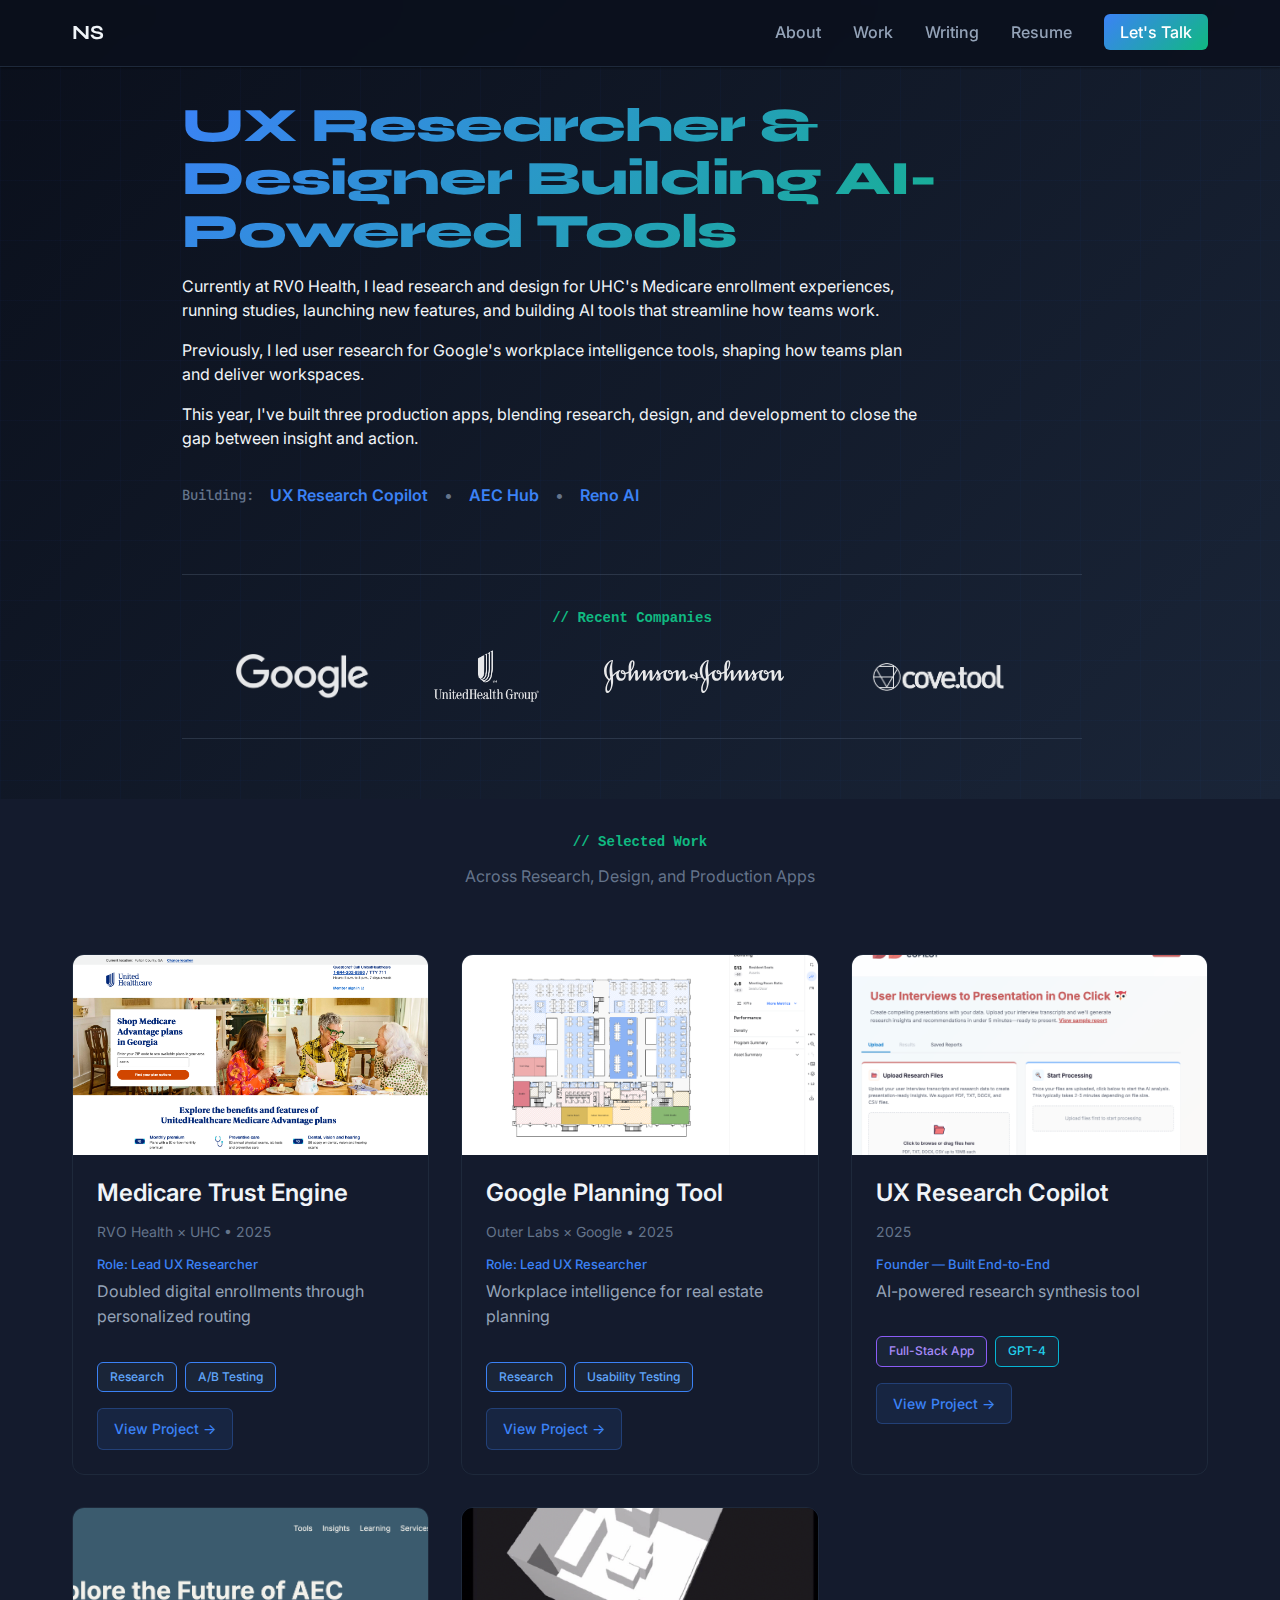
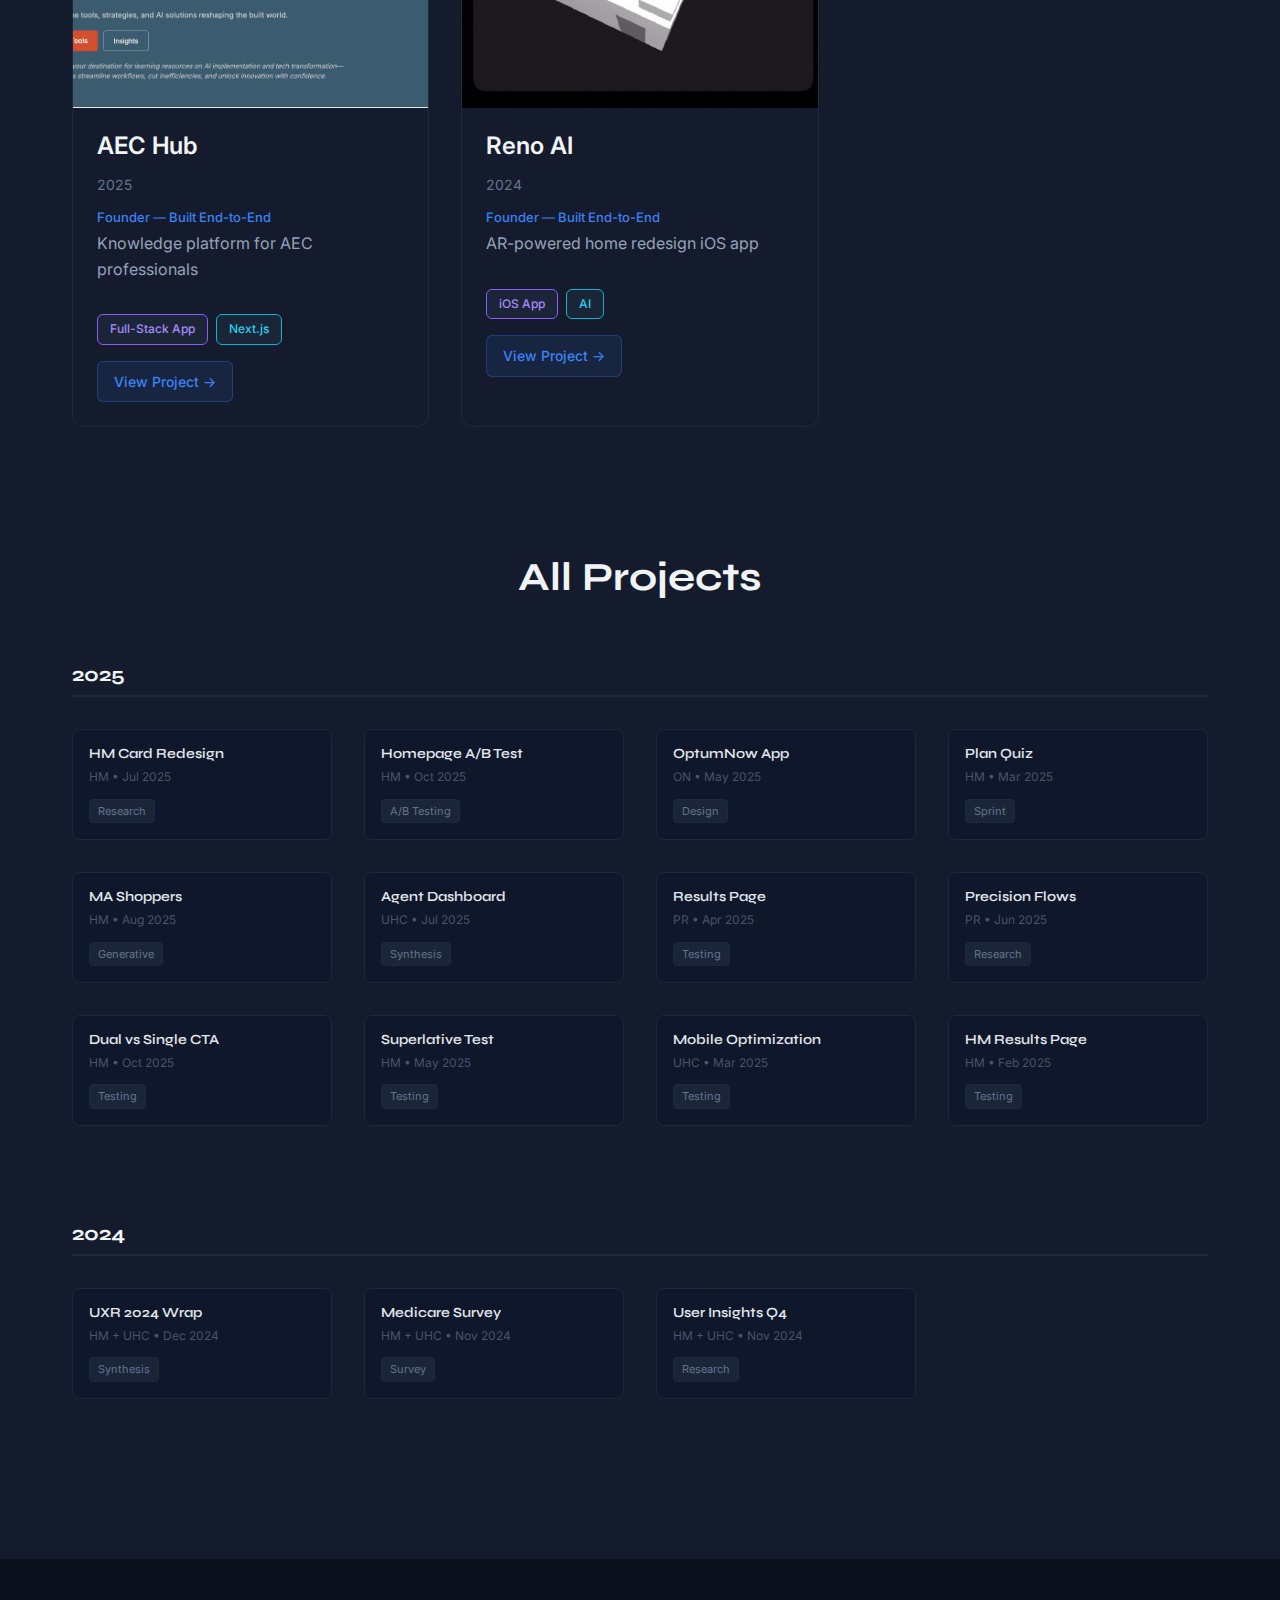
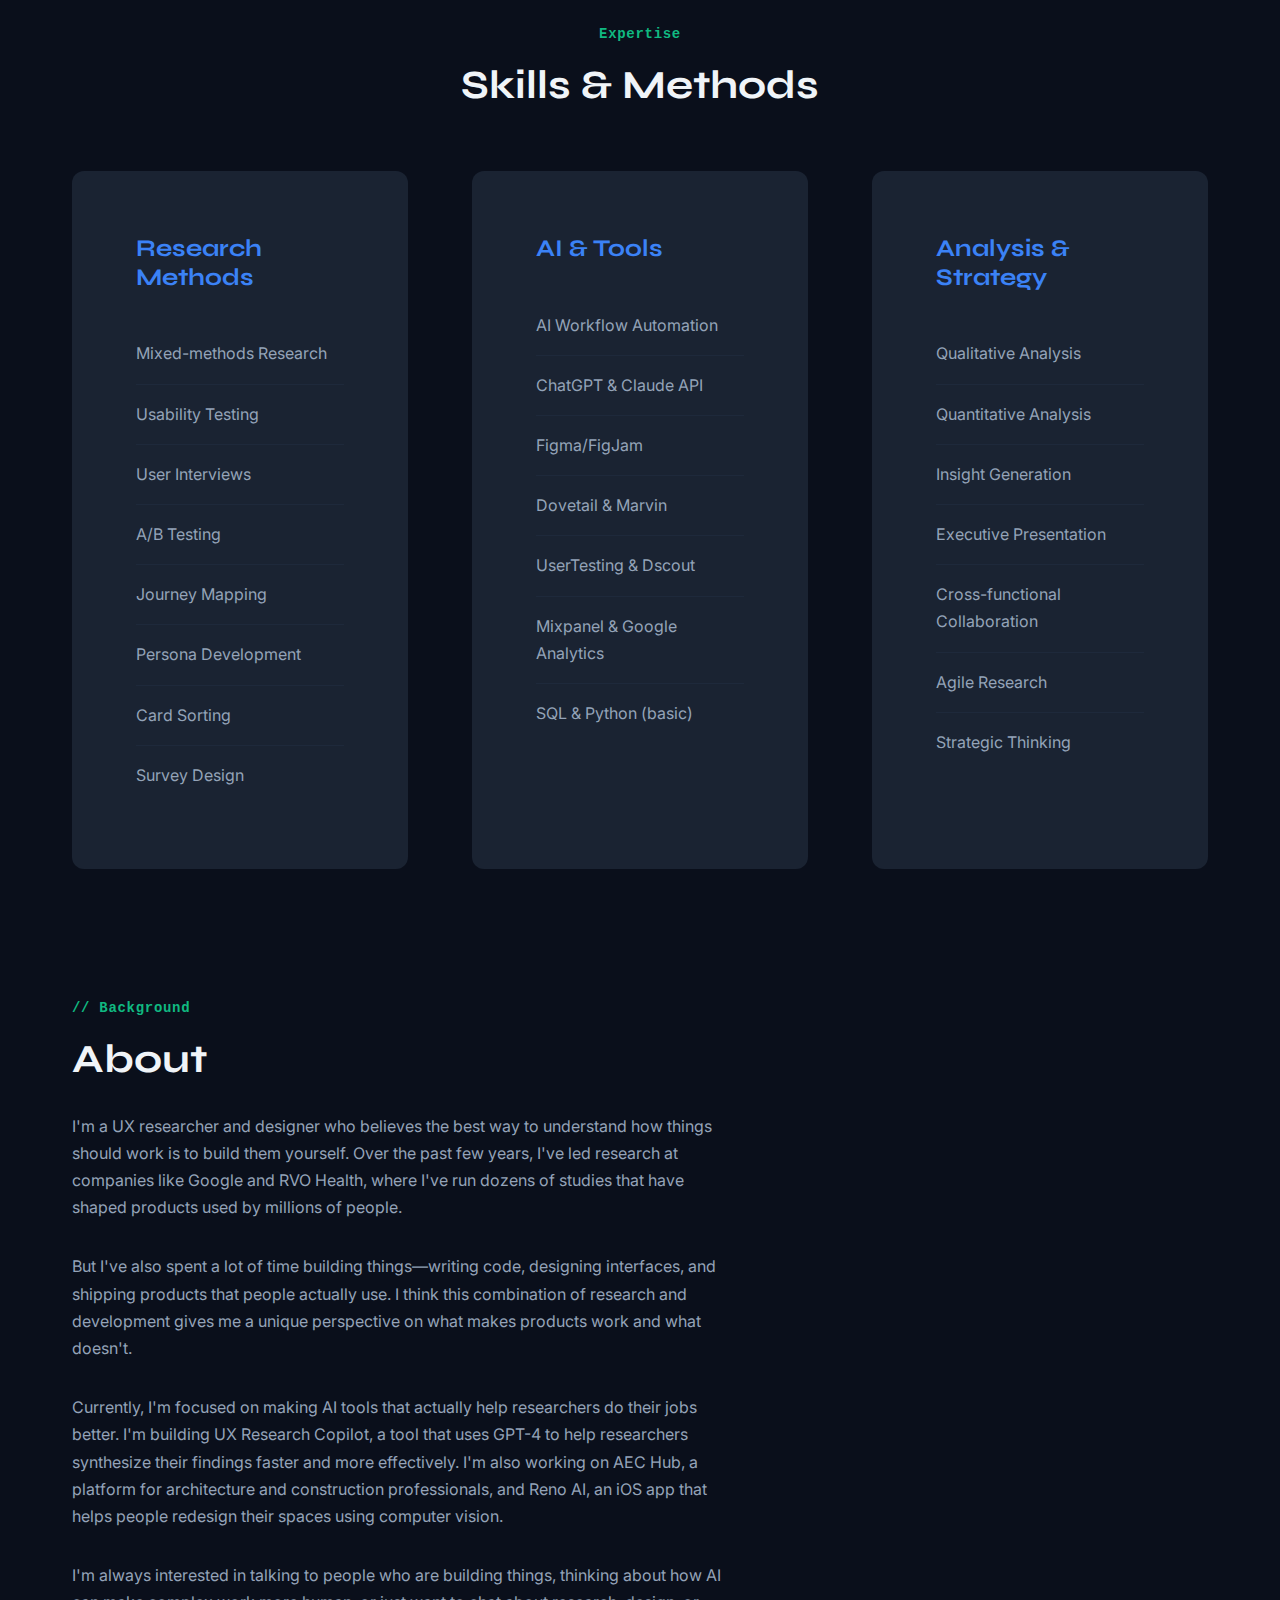
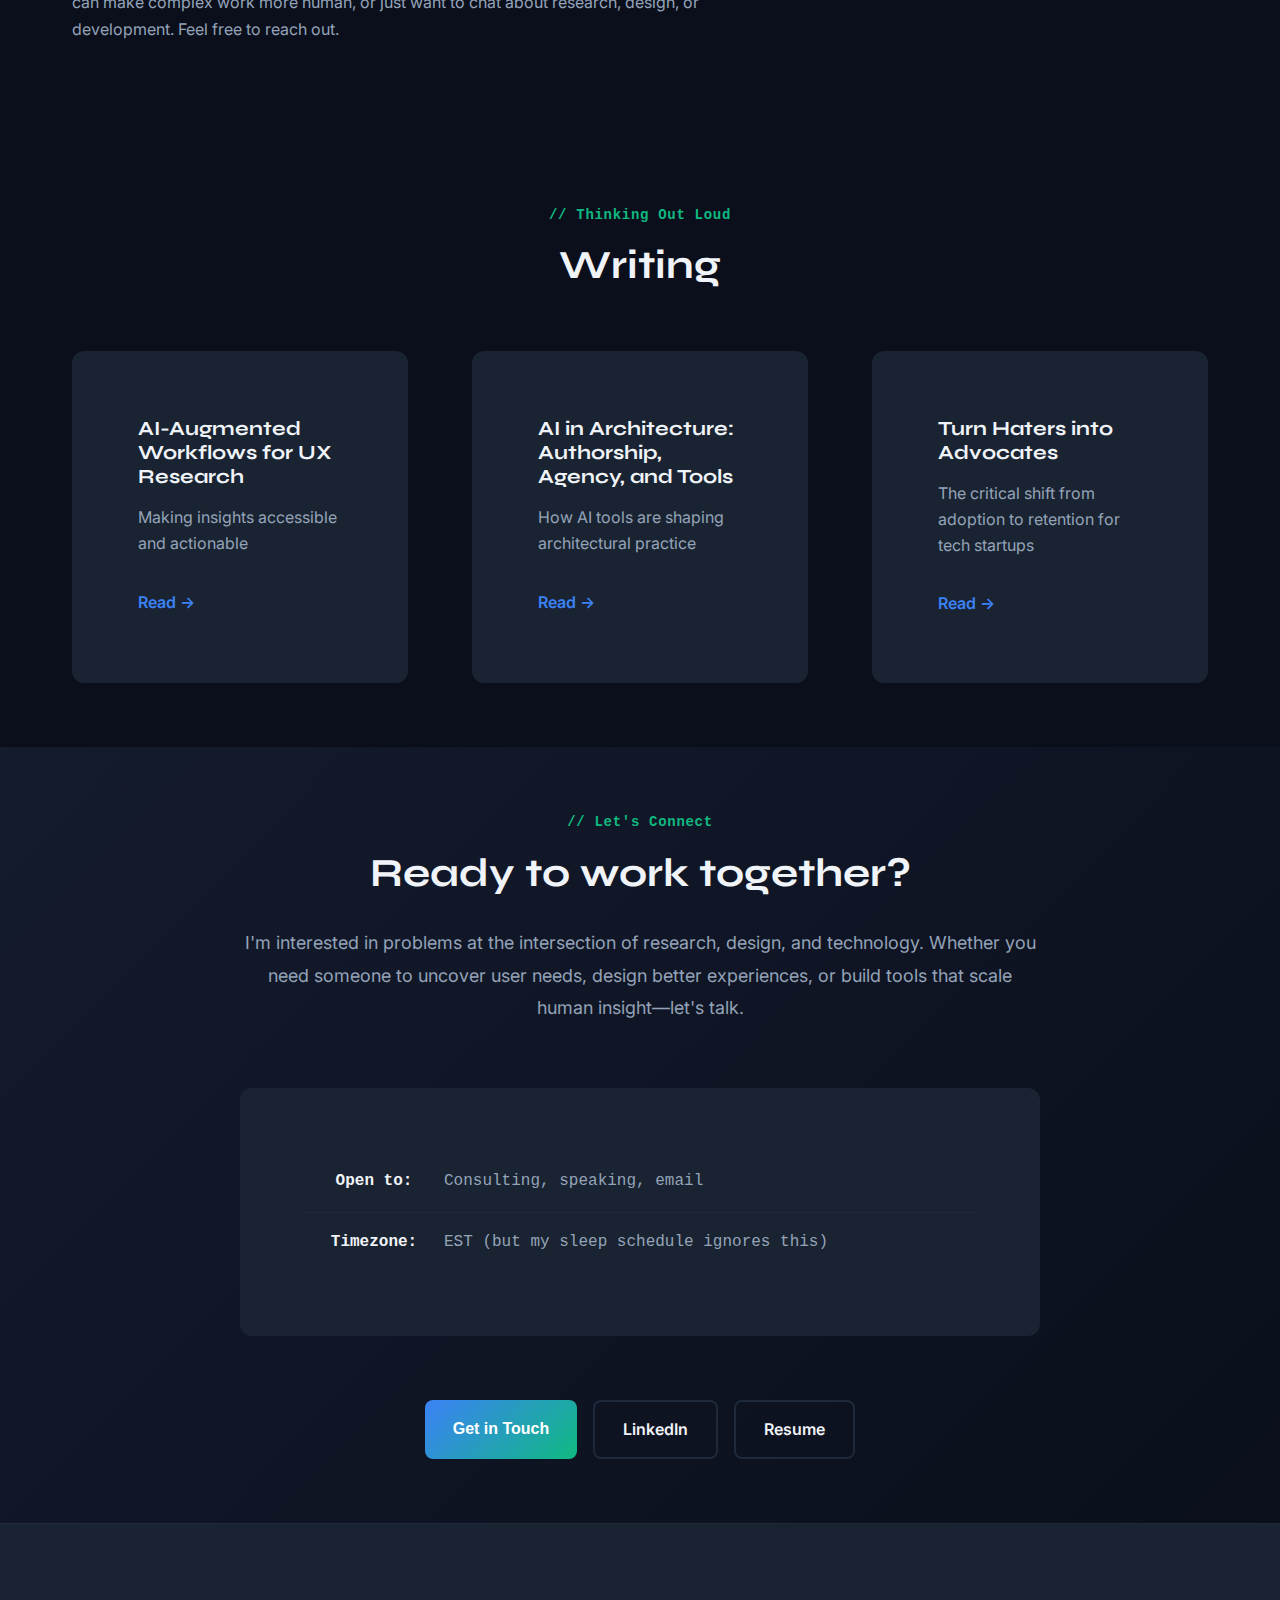
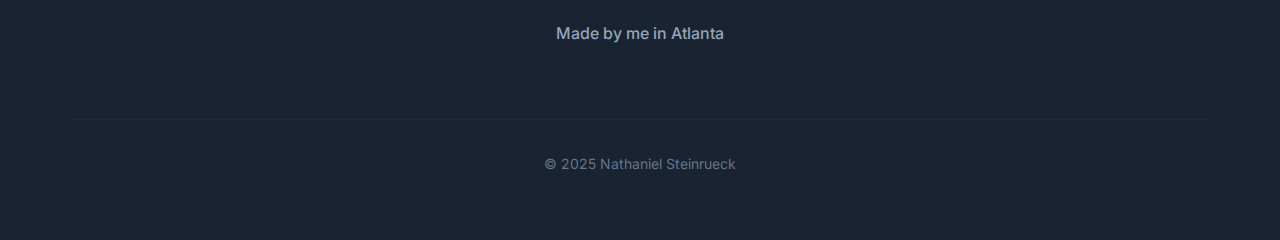
<file: index.html>
<!DOCTYPE html>
<html lang="en">
<head>
    <meta charset="UTF-8">
    <meta name="viewport" content="width=device-width, initial-scale=1.0">
    <meta name="description" content="Nathaniel Steinrueck - UX Researcher specializing in AI-powered research workflows and mixed-methods research across healthcare and enterprise software">
    <title>Nathaniel Steinrueck | UX Researcher & Product Strategist</title>

    <!-- Open Graph / Social Media Meta Tags -->
    <meta property="og:type" content="website">
    <meta property="og:url" content="https://www.nathanielsteinrueck.com/">
    <meta property="og:title" content="Nathaniel Steinrueck | UX Researcher & Designer Building AI-Powered Tools">
    <meta property="og:description" content="UX Researcher specializing in AI-powered workflows and mixed-methods research. Currently at RVO Health, building tools that transform how teams work.">
    <meta property="og:image" content="https://www.nathanielsteinrueck.com/images/og-preview.png">

    <!-- Twitter Card Meta Tags -->
    <meta property="twitter:card" content="summary_large_image">
    <meta property="twitter:url" content="https://www.nathanielsteinrueck.com/">
    <meta property="twitter:title" content="Nathaniel Steinrueck | UX Researcher & Designer Building AI-Powered Tools">
    <meta property="twitter:description" content="UX Researcher specializing in AI-powered workflows and mixed-methods research. Currently at RVO Health, building tools that transform how teams work.">
    <meta property="twitter:image" content="https://www.nathanielsteinrueck.com/images/og-preview.png">

    <!-- Favicon -->
    <link rel="icon" type="image/svg+xml" href="favicon.svg">
    <link rel="preconnect" href="https://fonts.googleapis.com">
    <link rel="preconnect" href="https://fonts.gstatic.com" crossorigin>
    <link href="https://fonts.googleapis.com/css2?family=Inter:wght@400;500;600;700&display=swap" rel="stylesheet">
    <link rel="stylesheet" href="css/style.css">
</head>
<body>
    <header class="header">
        <nav class="nav-container">
            <div class="logo">
                <a href="#hero">NS</a>
            </div>
            <ul class="nav-links">
                <li><a href="#about" class="nav-link">About</a></li>
                <li><a href="#work" class="nav-link">Work</a></li>
                <li><a href="#writing" class="nav-link">Writing</a></li>
                <li><a href="resume.html" class="nav-link">Resume</a></li>
                <li><a href="#contact" class="nav-link cta-nav">Let's Talk</a></li>
            </ul>
            <button class="mobile-menu-toggle" aria-label="Toggle menu">
                <span></span>
                <span></span>
                <span></span>
            </button>
        </nav>
    </header>

    <main>
        <section id="hero" class="hero">
            <div class="hero-background">
                <div class="hero-grid"></div>
            </div>
            <div class="container">
                <div class="hero-content">
                    <h1 class="hero-title-main">UX Researcher & Designer Building AI-Powered Tools</h1>
                    <p class="hero-subtitle">Currently at RV0 Health, I lead research and design for UHC's Medicare enrollment experiences, running studies, launching new features, and building AI tools that streamline how teams work.</p>
                    <p class="hero-subtitle">Previously, I led user research for Google's workplace intelligence tools, shaping how teams plan and deliver workspaces.</p>
                    <p class="hero-subtitle">This year, I've built three production apps, blending research, design, and development to close the gap between insight and action.</p>

                    <div class="hero-links">
                        <span class="building-label">Building:</span>
                        <a href="ux-research-copilot.html" class="hero-link">UX Research Copilot</a>
                        <span class="separator">•</span>
                        <a href="aec-hub.html" class="hero-link">AEC Hub</a>
                        <span class="separator">•</span>
                        <a href="reno-ai.html" class="hero-link">Reno AI</a>
                    </div>

                    <div class="companies-section-hero">
                        <p class="companies-label">// Recent Companies</p>
                        <div class="companies-compact">
                            <div class="company-logo-item">
                                <img src="images/Google_2015_logo.svg.webp" alt="Google" class="company-logo company-logo-google">
                            </div>
                            <div class="company-logo-item">
                                <img src="images/UnitedHealth-Group-Logo-1977.png" alt="UnitedHealth Group" class="company-logo">
                            </div>
                            <div class="company-logo-item">
                                <img src="images/Johnson_and_Johnson_Logo.svg" alt="Johnson & Johnson" class="company-logo">
                            </div>
                            <div class="company-logo-item">
                                <img src="images/covetool logo.png" alt="cove.tool" class="company-logo">
                            </div>
                        </div>
                    </div>
                </div>
            </div>
        </section>

        <section id="work" class="work">
            <div class="container">
                <div class="section-header-work">
                    <p class="work-label">// Selected Work</p>
                    <p class="work-subtitle">Across Research, Design, and Production Apps</p>
                </div>
                <div class="projects-grid">
                    <div class="project-card">
                        <div class="project-image-preview">
                            <img src="images/medicare-homepage2.png" alt="Medicare Trust Engine Preview">
                        </div>
                        <h3 class="project-title">Medicare Trust Engine</h3>
                        <p class="project-meta">RVO Health × UHC • 2025</p>
                        <p class="project-role">Role: Lead UX Researcher</p>
                        <p class="project-description">Doubled digital enrollments through personalized routing</p>
                        <div class="project-tags">
                            <span class="tag tag-research">Research</span>
                            <span class="tag tag-research">A/B Testing</span>
                        </div>
                        <a href="medicare-trust-engine.html" class="project-cta">View Project →</a>
                    </div>

                    <div class="project-card">
                        <div class="project-image-preview">
                            <img src="images/google-planning-tool/thumbnail.png" alt="Google Planning Tool Preview">
                        </div>
                        <h3 class="project-title">Google Planning Tool</h3>
                        <p class="project-meta">Outer Labs × Google • 2025</p>
                        <p class="project-role">Role: Lead UX Researcher</p>
                        <p class="project-description">Workplace intelligence for real estate planning</p>
                        <div class="project-tags">
                            <span class="tag tag-research">Research</span>
                            <span class="tag tag-research">Usability Testing</span>
                        </div>
                        <a href="google-planning-tool.html" class="project-cta">View Project →</a>
                    </div>

                    <div class="project-card">
                        <div class="project-image-preview">
                            <img src="images/uxr-copilot/upload-interface.png" alt="UX Research Copilot Preview">
                        </div>
                        <h3 class="project-title">UX Research Copilot</h3>
                        <p class="project-meta">2025</p>
                        <p class="project-role">Founder — Built End-to-End</p>
                        <p class="project-description">AI-powered research synthesis tool</p>
                        <div class="project-tags">
                            <span class="tag tag-app">Full-Stack App</span>
                            <span class="tag tag-tech">GPT-4</span>
                        </div>
                        <a href="ux-research-copilot.html" class="project-cta">View Project →</a>
                    </div>

                    <div class="project-card">
                        <div class="project-image-preview">
                            <img src="images/aec-hub/hero.png" alt="AEC Hub Preview">
                        </div>
                        <h3 class="project-title">AEC Hub</h3>
                        <p class="project-meta">2025</p>
                        <p class="project-role">Founder — Built End-to-End</p>
                        <p class="project-description">Knowledge platform for AEC professionals</p>
                        <div class="project-tags">
                            <span class="tag tag-app">Full-Stack App</span>
                            <span class="tag tag-tech">Next.js</span>
                        </div>
                        <a href="aec-hub.html" class="project-cta">View Project →</a>
                    </div>

                    <div class="project-card">
                        <div class="project-image-preview">
                            <img src="images/reno-ai/screenshot-4.png" alt="Reno AI Preview">
                        </div>
                        <h3 class="project-title">Reno AI</h3>
                        <p class="project-meta">2024</p>
                        <p class="project-role">Founder — Built End-to-End</p>
                        <p class="project-description">AR-powered home redesign iOS app</p>
                        <div class="project-tags">
                            <span class="tag tag-app">iOS App</span>
                            <span class="tag tag-tech">AI</span>
                        </div>
                        <a href="reno-ai.html" class="project-cta">View Project →</a>
                    </div>
                </div>
            </div>
        </section>

        <section id="all-projects" class="all-projects">
            <div class="container">
                <div class="section-header">
                    <h2 class="section-title">All Projects</h2>
                </div>

                <h3 class="year-header">2025</h3>
                <div class="micro-grid">
                    <div class="micro-card">
                        <h4 class="micro-title">HM Card Redesign</h4>
                        <p class="micro-meta">HM • Jul 2025</p>
                        <span class="micro-tag">Research</span>
                    </div>
                    <div class="micro-card">
                        <h4 class="micro-title">Homepage A/B Test</h4>
                        <p class="micro-meta">HM • Oct 2025</p>
                        <span class="micro-tag">A/B Testing</span>
                    </div>
                    <div class="micro-card">
                        <h4 class="micro-title">OptumNow App</h4>
                        <p class="micro-meta">ON • May 2025</p>
                        <span class="micro-tag">Design</span>
                    </div>
                    <div class="micro-card">
                        <h4 class="micro-title">Plan Quiz</h4>
                        <p class="micro-meta">HM • Mar 2025</p>
                        <span class="micro-tag">Sprint</span>
                    </div>
                    <div class="micro-card">
                        <h4 class="micro-title">MA Shoppers</h4>
                        <p class="micro-meta">HM • Aug 2025</p>
                        <span class="micro-tag">Generative</span>
                    </div>
                    <div class="micro-card">
                        <h4 class="micro-title">Agent Dashboard</h4>
                        <p class="micro-meta">UHC • Jul 2025</p>
                        <span class="micro-tag">Synthesis</span>
                    </div>
                    <div class="micro-card">
                        <h4 class="micro-title">Results Page</h4>
                        <p class="micro-meta">PR • Apr 2025</p>
                        <span class="micro-tag">Testing</span>
                    </div>
                    <div class="micro-card">
                        <h4 class="micro-title">Precision Flows</h4>
                        <p class="micro-meta">PR • Jun 2025</p>
                        <span class="micro-tag">Research</span>
                    </div>
                    <div class="micro-card">
                        <h4 class="micro-title">Dual vs Single CTA</h4>
                        <p class="micro-meta">HM • Oct 2025</p>
                        <span class="micro-tag">Testing</span>
                    </div>
                    <div class="micro-card">
                        <h4 class="micro-title">Superlative Test</h4>
                        <p class="micro-meta">HM • May 2025</p>
                        <span class="micro-tag">Testing</span>
                    </div>
                    <div class="micro-card">
                        <h4 class="micro-title">Mobile Optimization</h4>
                        <p class="micro-meta">UHC • Mar 2025</p>
                        <span class="micro-tag">Testing</span>
                    </div>
                    <div class="micro-card">
                        <h4 class="micro-title">HM Results Page</h4>
                        <p class="micro-meta">HM • Feb 2025</p>
                        <span class="micro-tag">Testing</span>
                    </div>
                </div>

                <h3 class="year-header">2024</h3>
                <div class="micro-grid">
                    <div class="micro-card">
                        <h4 class="micro-title">UXR 2024 Wrap</h4>
                        <p class="micro-meta">HM + UHC • Dec 2024</p>
                        <span class="micro-tag">Synthesis</span>
                    </div>
                    <div class="micro-card">
                        <h4 class="micro-title">Medicare Survey</h4>
                        <p class="micro-meta">HM + UHC • Nov 2024</p>
                        <span class="micro-tag">Survey</span>
                    </div>
                    <div class="micro-card">
                        <h4 class="micro-title">User Insights Q4</h4>
                        <p class="micro-meta">HM + UHC • Nov 2024</p>
                        <span class="micro-tag">Research</span>
                    </div>
                </div>
            </div>
        </section>

        <section id="skills" class="skills">
            <div class="container">
                <div class="section-header">
                    <p class="section-label">Expertise</p>
                    <h2 class="section-title">Skills & Methods</h2>
                </div>
                <div class="skills-grid">
                    <div class="skill-category">
                        <h3 class="skill-category-title">Research Methods</h3>
                        <ul class="skill-list">
                            <li>Mixed-methods Research</li>
                            <li>Usability Testing</li>
                            <li>User Interviews</li>
                            <li>A/B Testing</li>
                            <li>Journey Mapping</li>
                            <li>Persona Development</li>
                            <li>Card Sorting</li>
                            <li>Survey Design</li>
                        </ul>
                    </div>
                    <div class="skill-category">
                        <h3 class="skill-category-title">AI & Tools</h3>
                        <ul class="skill-list">
                            <li>AI Workflow Automation</li>
                            <li>ChatGPT & Claude API</li>
                            <li>Figma/FigJam</li>
                            <li>Dovetail & Marvin</li>
                            <li>UserTesting & Dscout</li>
                            <li>Mixpanel & Google Analytics</li>
                            <li>SQL & Python (basic)</li>
                        </ul>
                    </div>
                    <div class="skill-category">
                        <h3 class="skill-category-title">Analysis & Strategy</h3>
                        <ul class="skill-list">
                            <li>Qualitative Analysis</li>
                            <li>Quantitative Analysis</li>
                            <li>Insight Generation</li>
                            <li>Executive Presentation</li>
                            <li>Cross-functional Collaboration</li>
                            <li>Agile Research</li>
                            <li>Strategic Thinking</li>
                        </ul>
                    </div>
                </div>
            </div>
        </section>

        <section id="about" class="about-section">
            <div class="container">
                <div class="section-header">
                    <p class="section-label">// Background</p>
                    <h2 class="section-title">About</h2>
                </div>
                <div class="about-content">
                    <p>I'm a UX researcher and designer who believes the best way to understand how things should work is to build them yourself. Over the past few years, I've led research at companies like Google and RVO Health, where I've run dozens of studies that have shaped products used by millions of people.</p>

                    <p>But I've also spent a lot of time building things—writing code, designing interfaces, and shipping products that people actually use. I think this combination of research and development gives me a unique perspective on what makes products work and what doesn't.</p>

                    <p>Currently, I'm focused on making AI tools that actually help researchers do their jobs better. I'm building UX Research Copilot, a tool that uses GPT-4 to help researchers synthesize their findings faster and more effectively. I'm also working on AEC Hub, a platform for architecture and construction professionals, and Reno AI, an iOS app that helps people redesign their spaces using computer vision.</p>

                    <p>I'm always interested in talking to people who are building things, thinking about how AI can make complex work more human, or just want to chat about research, design, or development. Feel free to reach out.</p>
                </div>
            </div>
        </section>

        <section id="writing" class="writing">
            <div class="container">
                <div class="section-header">
                    <p class="section-label">// Thinking Out Loud</p>
                    <h2 class="section-title">Writing</h2>
                </div>
                <div class="writing-grid">
                    <article class="writing-card">
                        <h3 class="writing-title">AI-Augmented Workflows for UX Research</h3>
                        <p class="writing-description">Making insights accessible and actionable</p>
                        <a href="https://medium.com/researchops-community/ai-augmented-workflows-for-ux-research-making-insights-accessible-and-actionable-7b6f7ee6aebc" target="_blank" class="writing-link">Read →</a>
                    </article>
                    <article class="writing-card">
                        <h3 class="writing-title">AI in Architecture: Authorship, Agency, and Tools</h3>
                        <p class="writing-description">How AI tools are shaping architectural practice</p>
                        <a href="https://medium.com/@steinrueckn_99773/ai-in-architecture-authorship-agency-and-the-tools-shaping-practice-0e4f5ab6ce5f" target="_blank" class="writing-link">Read →</a>
                    </article>
                    <article class="writing-card">
                        <h3 class="writing-title">Turn Haters into Advocates</h3>
                        <p class="writing-description">The critical shift from adoption to retention for tech startups</p>
                        <a href="https://medium.com/@steinrueckn_99773/turn-haters-into-advocates-the-critical-shift-from-adoption-to-retention-for-tech-startups-6a21594541dd" target="_blank" class="writing-link">Read →</a>
                    </article>
                </div>
            </div>
        </section>

        <section id="contact" class="contact">
            <div class="container">
                <div class="contact-content">
                    <p class="section-label">// Let's Connect</p>
                    <h2 class="contact-title">Ready to work together?</h2>
                    <p class="contact-description">I'm interested in problems at the intersection of research, design, and technology. Whether you need someone to uncover user needs, design better experiences, or build tools that scale human insight—let's talk.</p>

                    <div class="contact-preferences">
                        <div class="preference-row">
                            <span class="pref-label">Open to:</span>
                            <span class="pref-value">Consulting, speaking, email</span>
                        </div>
                        <div class="preference-row">
                            <span class="pref-label">Timezone:</span>
                            <span class="pref-value">EST (but my sleep schedule ignores this)</span>
                        </div>
                    </div>

                    <div class="contact-buttons">
                        <button class="btn btn-primary" id="emailButton">Get in Touch</button>
                        <a href="https://linkedin.com/in/nathanielsteinrueck" target="_blank" rel="noopener noreferrer" class="btn btn-secondary">LinkedIn</a>
                        <a href="Nathaniel_Steinrueck_Resume.pdf" class="btn btn-secondary" download>Resume</a>
                    </div>
                </div>
            </div>
        </section>

        <!-- Email Popup Modal -->
        <div id="emailModal" class="email-modal">
            <div class="email-modal-content">
                <span class="email-modal-close">&times;</span>
                <h3 style="font-family: 'Syne', sans-serif; font-size: 1.5rem; color: #F0F4F8; margin-bottom: 1rem;">Let's connect!</h3>
                <p style="color: #94A3B8; margin-bottom: 1.5rem;">Reach me directly at:</p>
                <div class="email-display">
                    <span id="emailText">steinrueckn@gmail.com</span>
                    <button class="copy-email-btn" id="copyEmailBtn">Copy</button>
                </div>
                <p style="color: #64748B; font-size: 0.875rem; margin-top: 1rem;">Or click to open your email client:</p>
                <a href="mailto:steinrueckn@gmail.com" class="btn btn-primary" style="margin-top: 1rem;">Open Email</a>
            </div>
        </div>
    </main>

    <footer class="footer">
        <div class="container">
            <div class="footer-content-simple">
                <p class="footer-made">Made by me in Atlanta</p>
            </div>
            <div class="footer-bottom">
                <p>&copy; 2025 Nathaniel Steinrueck</p>
            </div>
        </div>
    </footer>

    <script src="js/main.js"></script>
</body>
</html>
</file>
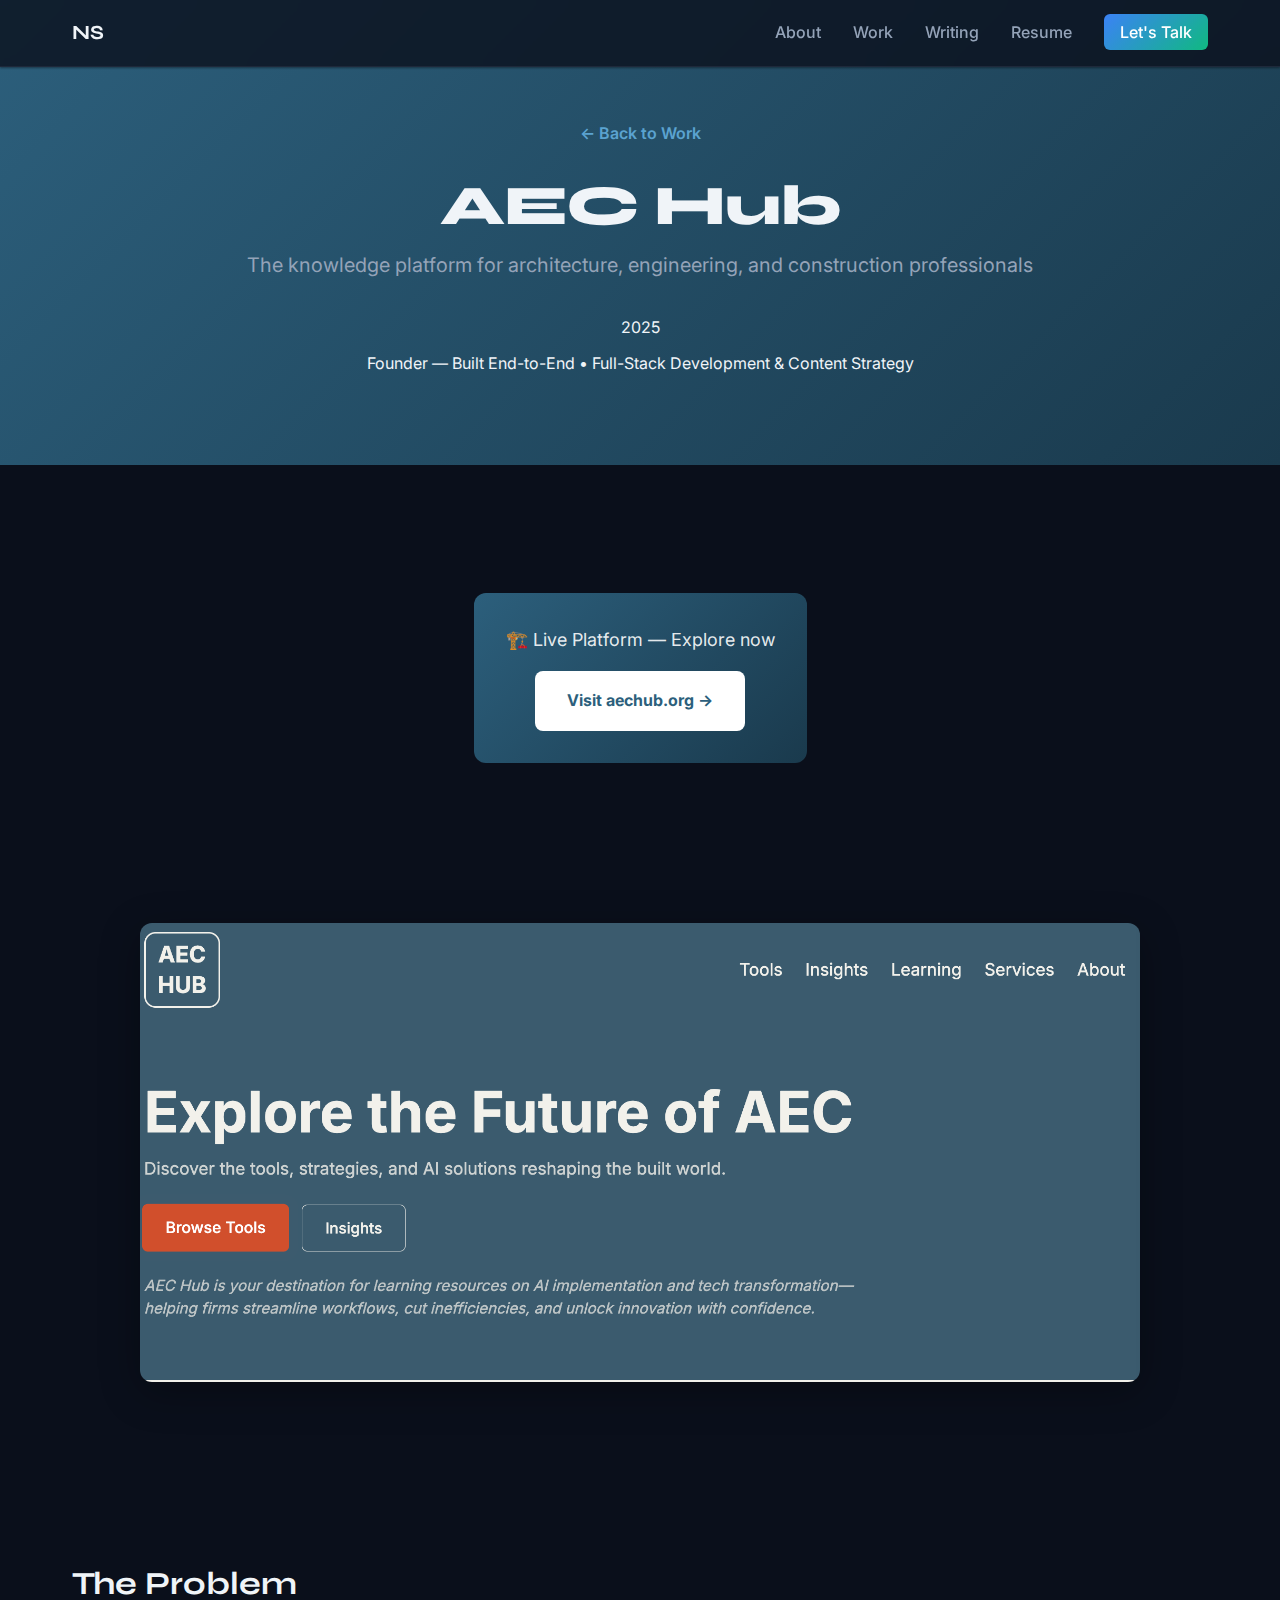
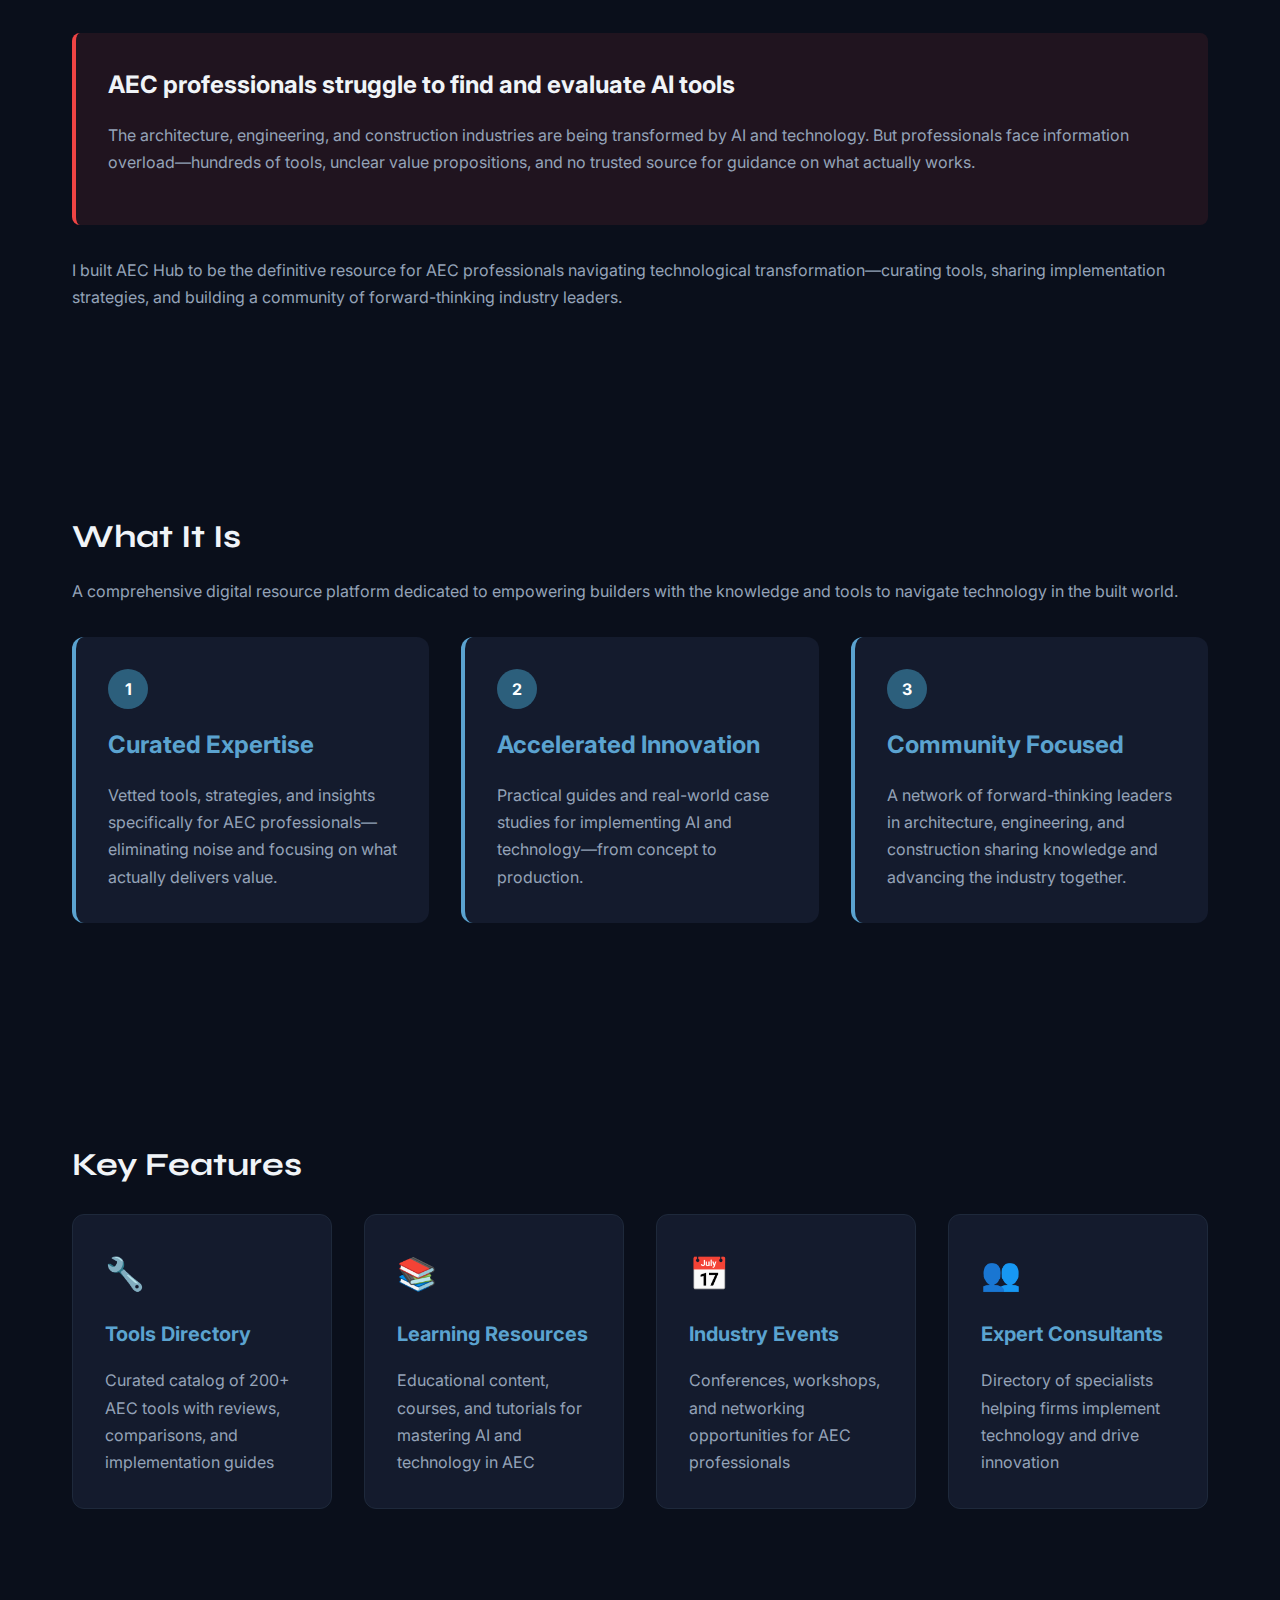
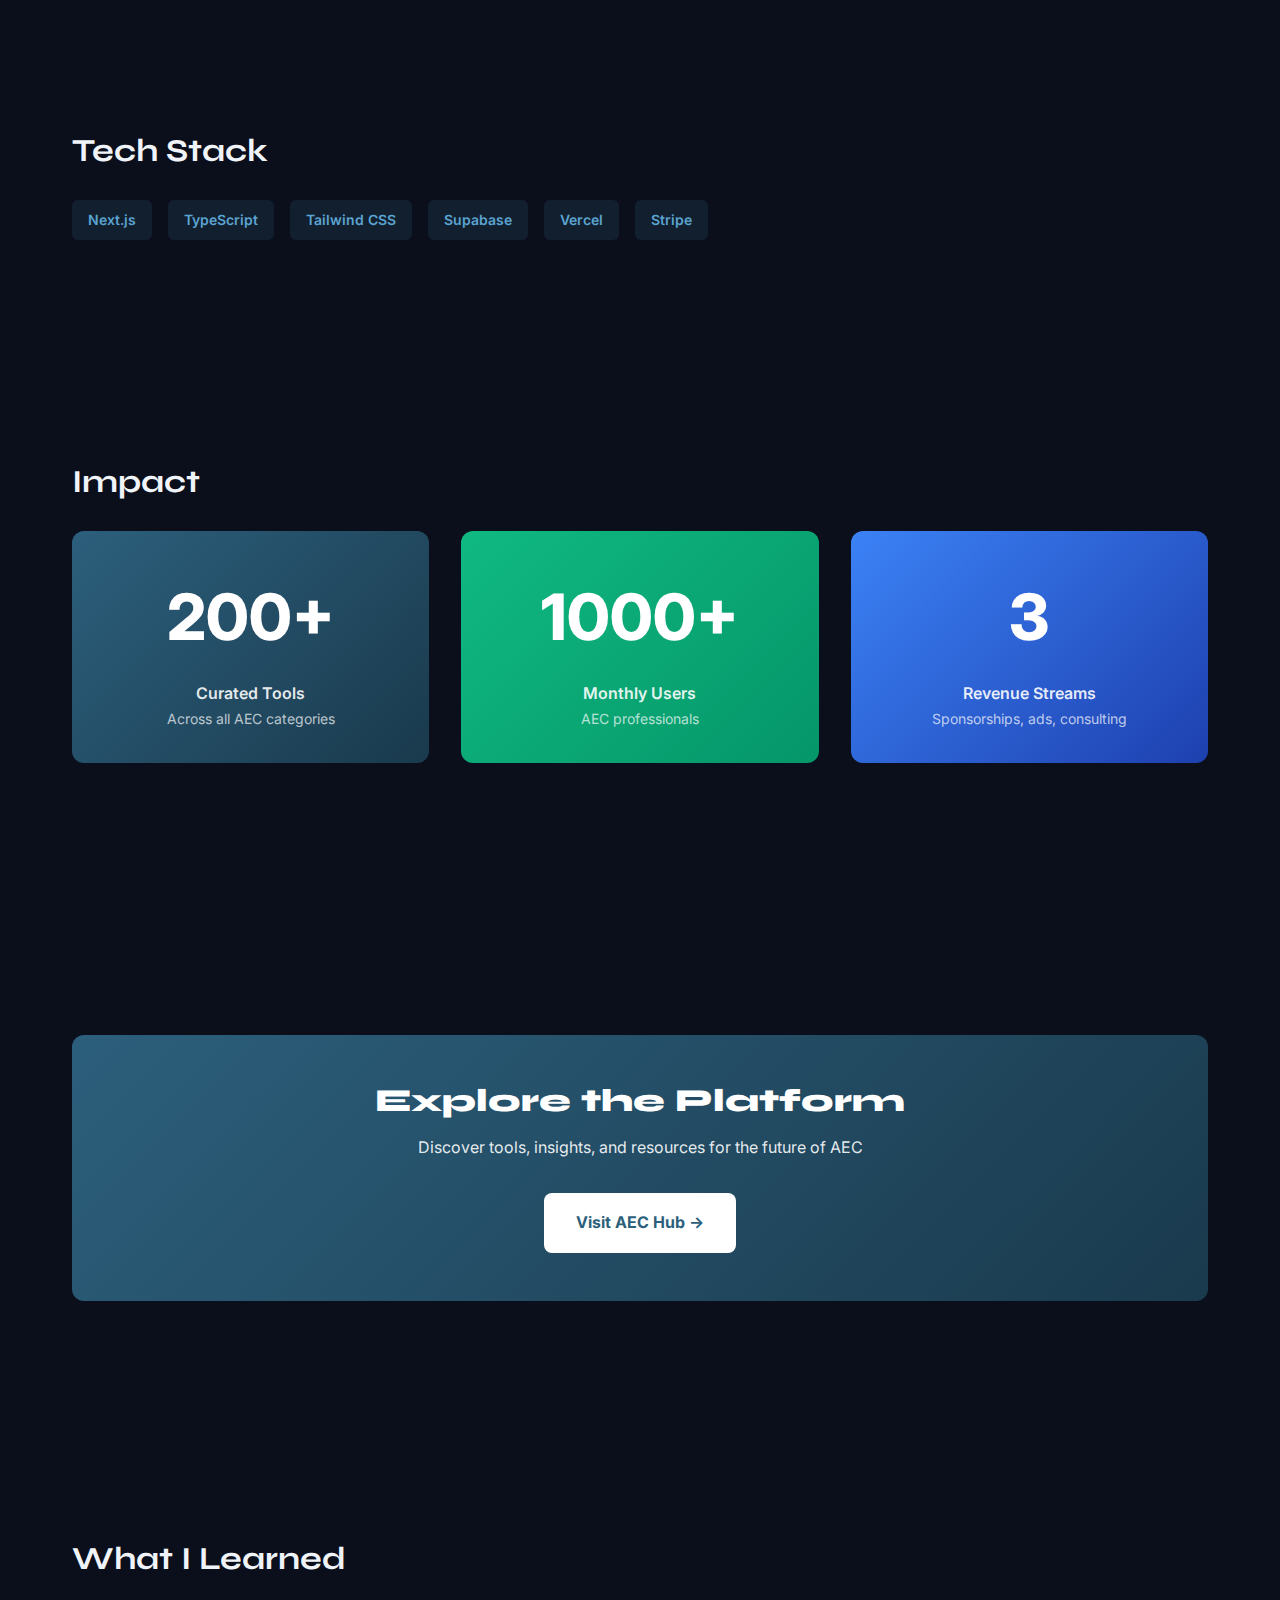
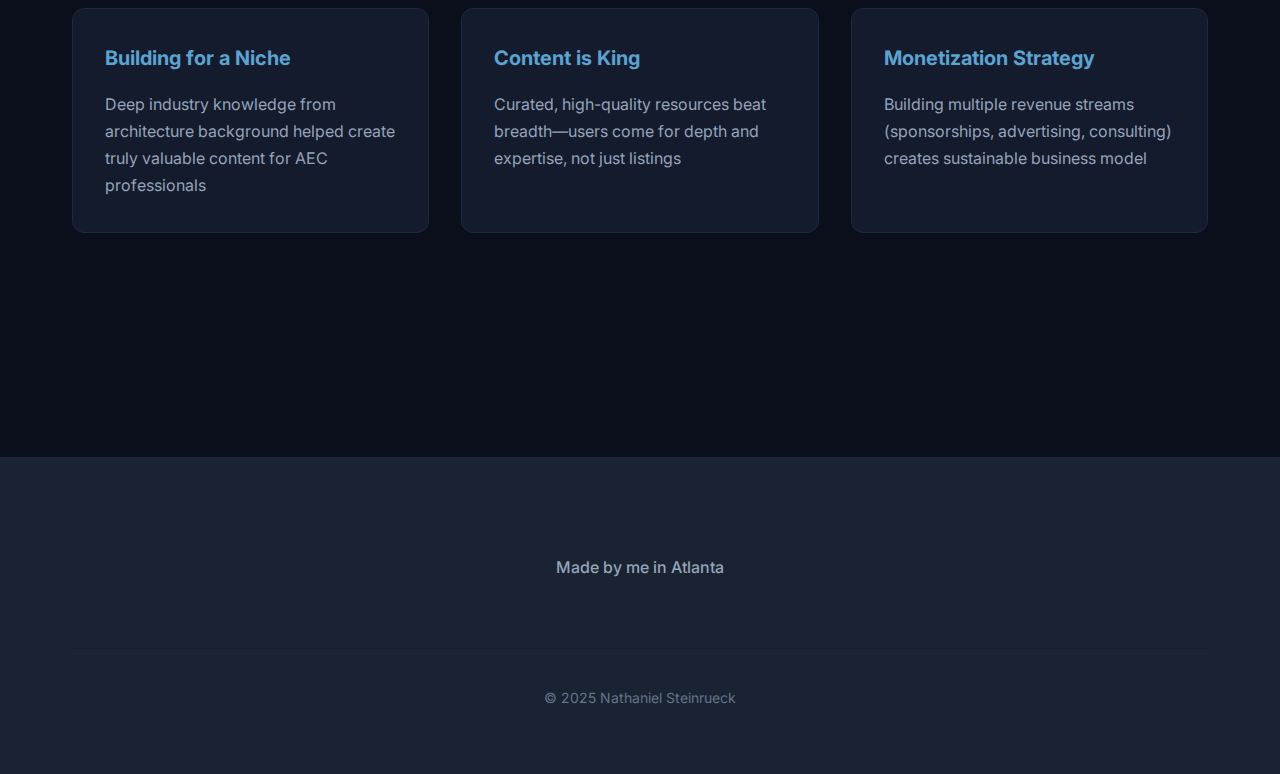
<file: aec-hub.html>
<!DOCTYPE html>
<html lang="en">
<head>
    <meta charset="UTF-8">
    <meta name="viewport" content="width=device-width, initial-scale=1.0">
    <title>AEC Hub - Nathaniel Steinrueck</title>
    <link rel="preconnect" href="https://fonts.googleapis.com">
    <link rel="preconnect" href="https://fonts.gstatic.com" crossorigin>
    <link href="https://fonts.googleapis.com/css2?family=Inter:wght@400;500;600;700&display=swap" rel="stylesheet">
    <link rel="stylesheet" href="css/style.css">
    <style>
        .case-study-hero {
            background: linear-gradient(135deg, #2C5F7C 0%, #1A3A4D 100%);
            padding: 120px 0 80px;
            text-align: center;
        }

        .case-study-title {
            font-family: 'Syne', sans-serif;
            font-size: clamp(2rem, 5vw, 3.5rem);
            font-weight: 800;
            color: #F0F4F8;
            margin-bottom: 1rem;
        }

        .case-study-subtitle {
            font-size: 1.25rem;
            color: #94A3B8;
            margin-bottom: 2rem;
        }

        .case-study-meta {
            font-size: 1rem;
            color: #F0F4F8;
            margin-bottom: 0.5rem;
        }

        .case-study-content {
            max-width: 1200px;
            margin: 0 auto;
            padding: 4rem 2rem;
        }

        .content-section {
            margin-bottom: 4rem;
        }

        .section-title-case {
            font-family: 'Syne', sans-serif;
            font-size: 2rem;
            font-weight: 700;
            color: #F0F4F8;
            margin-bottom: 1.5rem;
        }

        .problem-box {
            background: rgba(239, 68, 68, 0.1);
            border-left: 4px solid #EF4444;
            padding: 2rem;
            border-radius: 8px;
            margin: 2rem 0;
        }

        .problem-title {
            font-size: 1.5rem;
            font-weight: 700;
            color: #F0F4F8;
            margin-bottom: 1rem;
        }

        .problem-desc {
            color: #94A3B8;
            line-height: 1.7;
        }

        .feature-grid {
            display: grid;
            grid-template-columns: repeat(auto-fit, minmax(250px, 1fr));
            gap: 2rem;
            margin: 2rem 0;
        }

        .feature-card {
            background: #141B2D;
            border: 1px solid #1E293B;
            border-radius: 12px;
            padding: 2rem;
            transition: all 0.3s ease;
        }

        .feature-card:hover {
            border-color: #2C5F7C;
            transform: translateY(-4px);
        }

        .feature-icon {
            font-size: 2rem;
            margin-bottom: 1rem;
        }

        .feature-title {
            font-size: 1.25rem;
            color: #5BA3D0;
            margin-bottom: 1rem;
            font-weight: 700;
        }

        .feature-desc {
            color: #94A3B8;
            line-height: 1.7;
        }

        .tech-stack {
            display: flex;
            flex-wrap: wrap;
            gap: 1rem;
            margin: 2rem 0;
        }

        .tech-badge {
            background: rgba(44, 95, 124, 0.2);
            color: #5BA3D0;
            padding: 0.5rem 1rem;
            border-radius: 6px;
            font-weight: 600;
            font-size: 0.875rem;
        }

        .impact-grid {
            display: grid;
            grid-template-columns: repeat(auto-fit, minmax(250px, 1fr));
            gap: 2rem;
            margin: 2rem 0;
        }

        .impact-stat {
            background: linear-gradient(135deg, #2C5F7C 0%, #1A3A4D 100%);
            padding: 2rem;
            border-radius: 12px;
            text-align: center;
        }

        .impact-number {
            font-size: 4rem;
            font-weight: 800;
            color: white;
            margin-bottom: 0.5rem;
        }

        .impact-label {
            color: rgba(255, 255, 255, 0.9);
            font-weight: 600;
        }

        .impact-sublabel {
            color: rgba(255, 255, 255, 0.7);
            font-size: 0.875rem;
        }

        .back-link {
            display: inline-flex;
            align-items: center;
            gap: 0.5rem;
            color: #5BA3D0;
            font-weight: 600;
            margin-bottom: 2rem;
            transition: all 0.3s ease;
        }

        .back-link:hover {
            color: #10B981;
            transform: translateX(-4px);
        }

        .cta-box {
            background: linear-gradient(135deg, #2C5F7C 0%, #1A3A4D 100%);
            padding: 3rem;
            border-radius: 12px;
            text-align: center;
            margin: 3rem 0;
        }

        .cta-title {
            font-size: 2rem;
            font-weight: 800;
            color: white;
            margin-bottom: 1rem;
        }

        .cta-desc {
            color: rgba(255, 255, 255, 0.9);
            margin-bottom: 2rem;
        }

        .cta-button {
            display: inline-block;
            background: white;
            color: #2C5F7C;
            padding: 1rem 2rem;
            border-radius: 8px;
            font-weight: 700;
            text-decoration: none;
            transition: all 0.3s ease;
        }

        .cta-button:hover {
            background: #F0F4F8;
            transform: translateY(-2px);
            box-shadow: 0 10px 20px rgba(0, 0, 0, 0.3);
        }

        .pillars-grid {
            display: grid;
            grid-template-columns: repeat(auto-fit, minmax(300px, 1fr));
            gap: 2rem;
            margin: 2rem 0;
        }

        .pillar-card {
            background: #141B2D;
            border-left: 4px solid #5BA3D0;
            border-radius: 12px;
            padding: 2rem;
        }

        .pillar-number {
            display: inline-block;
            background: #2C5F7C;
            color: white;
            width: 2.5rem;
            height: 2.5rem;
            border-radius: 50%;
            text-align: center;
            line-height: 2.5rem;
            font-weight: 700;
            margin-bottom: 1rem;
        }

        .pillar-title {
            font-size: 1.5rem;
            font-weight: 700;
            color: #5BA3D0;
            margin-bottom: 1rem;
        }

        .pillar-desc {
            color: #94A3B8;
            line-height: 1.7;
        }
    </style>
</head>
<body>
    <header class="header">
        <nav class="nav-container">
            <div class="logo">
                <a href="index.html">NS</a>
            </div>
            <ul class="nav-links">
                <li><a href="index.html#about" class="nav-link">About</a></li>
                <li><a href="index.html#work" class="nav-link">Work</a></li>
                <li><a href="index.html#writing" class="nav-link">Writing</a></li>
                <li><a href="resume.html" class="nav-link">Resume</a></li>
                <li><a href="index.html#contact" class="nav-link cta-nav">Let's Talk</a></li>
            </ul>
            <button class="mobile-menu-toggle" aria-label="Toggle menu">
                <span></span>
                <span></span>
                <span></span>
            </button>
        </nav>
    </header>

    <main>
        <section class="case-study-hero">
            <div class="container">
                <a href="index.html#work" class="back-link">← Back to Work</a>
                <h1 class="case-study-title">AEC Hub</h1>
                <p class="case-study-subtitle">The knowledge platform for architecture, engineering, and construction professionals</p>
                <p class="case-study-meta">2025</p>
                <p class="case-study-meta">Founder — Built End-to-End • Full-Stack Development & Content Strategy</p>
            </div>
        </section>

        <div class="case-study-content">
            <!-- Live Product CTA -->
            <section class="content-section" style="text-align: center; margin-bottom: 2rem;">
                <div style="background: linear-gradient(135deg, #2C5F7C 0%, #1A3A4D 100%); padding: 2rem; border-radius: 12px; display: inline-block;">
                    <p style="color: rgba(255, 255, 255, 0.9); margin-bottom: 1rem; font-size: 1.125rem;">🏗️ Live Platform — Explore now</p>
                    <a href="https://www.aechub.org/" target="_blank" class="cta-button" style="display: inline-block; margin: 0;">Visit aechub.org →</a>
                </div>
            </section>

            <!-- Hero Screenshot -->
            <section class="content-section" style="text-align: center; margin-bottom: 3rem;">
                <img src="images/aec-hub/hero.png" alt="AEC Hub Homepage" style="width: 100%; max-width: 1000px; border-radius: 12px; box-shadow: 0 10px 40px rgba(0, 0, 0, 0.3);">
            </section>

            <!-- The Problem -->
            <section class="content-section">
                <h2 class="section-title-case">The Problem</h2>
                <div class="problem-box">
                    <div class="problem-title">AEC professionals struggle to find and evaluate AI tools</div>
                    <p class="problem-desc">The architecture, engineering, and construction industries are being transformed by AI and technology. But professionals face information overload—hundreds of tools, unclear value propositions, and no trusted source for guidance on what actually works.</p>
                </div>
                <p style="color: #94A3B8; line-height: 1.7; margin-top: 2rem;">
                    I built AEC Hub to be the definitive resource for AEC professionals navigating technological transformation—curating tools, sharing implementation strategies, and building a community of forward-thinking industry leaders.
                </p>
            </section>

            <!-- What It Is -->
            <section class="content-section">
                <h2 class="section-title-case">What It Is</h2>
                <p style="color: #94A3B8; margin-bottom: 2rem;">A comprehensive digital resource platform dedicated to empowering builders with the knowledge and tools to navigate technology in the built world.</p>

                <div class="pillars-grid">
                    <div class="pillar-card">
                        <span class="pillar-number">1</span>
                        <div class="pillar-title">Curated Expertise</div>
                        <div class="pillar-desc">Vetted tools, strategies, and insights specifically for AEC professionals—eliminating noise and focusing on what actually delivers value.</div>
                    </div>
                    <div class="pillar-card">
                        <span class="pillar-number">2</span>
                        <div class="pillar-title">Accelerated Innovation</div>
                        <div class="pillar-desc">Practical guides and real-world case studies for implementing AI and technology—from concept to production.</div>
                    </div>
                    <div class="pillar-card">
                        <span class="pillar-number">3</span>
                        <div class="pillar-title">Community Focused</div>
                        <div class="pillar-desc">A network of forward-thinking leaders in architecture, engineering, and construction sharing knowledge and advancing the industry together.</div>
                    </div>
                </div>
            </section>

            <!-- Key Features -->
            <section class="content-section">
                <h2 class="section-title-case">Key Features</h2>
                <div class="feature-grid">
                    <div class="feature-card">
                        <div class="feature-icon">🔧</div>
                        <div class="feature-title">Tools Directory</div>
                        <div class="feature-desc">Curated catalog of 200+ AEC tools with reviews, comparisons, and implementation guides</div>
                    </div>
                    <div class="feature-card">
                        <div class="feature-icon">📚</div>
                        <div class="feature-title">Learning Resources</div>
                        <div class="feature-desc">Educational content, courses, and tutorials for mastering AI and technology in AEC</div>
                    </div>
                    <div class="feature-card">
                        <div class="feature-icon">📅</div>
                        <div class="feature-title">Industry Events</div>
                        <div class="feature-desc">Conferences, workshops, and networking opportunities for AEC professionals</div>
                    </div>
                    <div class="feature-card">
                        <div class="feature-icon">👥</div>
                        <div class="feature-title">Expert Consultants</div>
                        <div class="feature-desc">Directory of specialists helping firms implement technology and drive innovation</div>
                    </div>
                </div>
            </section>

            <!-- Tech Stack -->
            <section class="content-section">
                <h2 class="section-title-case">Tech Stack</h2>
                <div class="tech-stack">
                    <span class="tech-badge">Next.js</span>
                    <span class="tech-badge">TypeScript</span>
                    <span class="tech-badge">Tailwind CSS</span>
                    <span class="tech-badge">Supabase</span>
                    <span class="tech-badge">Vercel</span>
                    <span class="tech-badge">Stripe</span>
                </div>
            </section>

            <!-- Impact -->
            <section class="content-section">
                <h2 class="section-title-case">Impact</h2>
                <div class="impact-grid">
                    <div class="impact-stat">
                        <div class="impact-number">200+</div>
                        <div class="impact-label">Curated Tools</div>
                        <div class="impact-sublabel">Across all AEC categories</div>
                    </div>
                    <div class="impact-stat" style="background: linear-gradient(135deg, #10B981 0%, #059669 100%);">
                        <div class="impact-number">1000+</div>
                        <div class="impact-label">Monthly Users</div>
                        <div class="impact-sublabel">AEC professionals</div>
                    </div>
                    <div class="impact-stat" style="background: linear-gradient(135deg, #3B82F6 0%, #1E40AF 100%);">
                        <div class="impact-number">3</div>
                        <div class="impact-label">Revenue Streams</div>
                        <div class="impact-sublabel">Sponsorships, ads, consulting</div>
                    </div>
                </div>
            </section>

            <!-- CTA -->
            <section class="content-section">
                <div class="cta-box">
                    <h2 class="cta-title">Explore the Platform</h2>
                    <p class="cta-desc">Discover tools, insights, and resources for the future of AEC</p>
                    <a href="https://www.aechub.org/" target="_blank" class="cta-button">Visit AEC Hub →</a>
                </div>
            </section>

            <!-- Learnings -->
            <section class="content-section">
                <h2 class="section-title-case">What I Learned</h2>
                <div class="feature-grid">
                    <div class="feature-card">
                        <div class="feature-title">Building for a Niche</div>
                        <div class="feature-desc">Deep industry knowledge from architecture background helped create truly valuable content for AEC professionals</div>
                    </div>
                    <div class="feature-card">
                        <div class="feature-title">Content is King</div>
                        <div class="feature-desc">Curated, high-quality resources beat breadth—users come for depth and expertise, not just listings</div>
                    </div>
                    <div class="feature-card">
                        <div class="feature-title">Monetization Strategy</div>
                        <div class="feature-desc">Building multiple revenue streams (sponsorships, advertising, consulting) creates sustainable business model</div>
                    </div>
                </div>
            </section>
        </div>
    </main>

    <footer class="footer">
        <div class="container">
            <div class="footer-content-simple">
                <p class="footer-made">Made by me in Atlanta</p>
            </div>
            <div class="footer-bottom">
                <p>&copy; 2025 Nathaniel Steinrueck</p>
            </div>
        </div>
    </footer>

    <script src="js/main.js"></script>
</body>
</html>
</file>
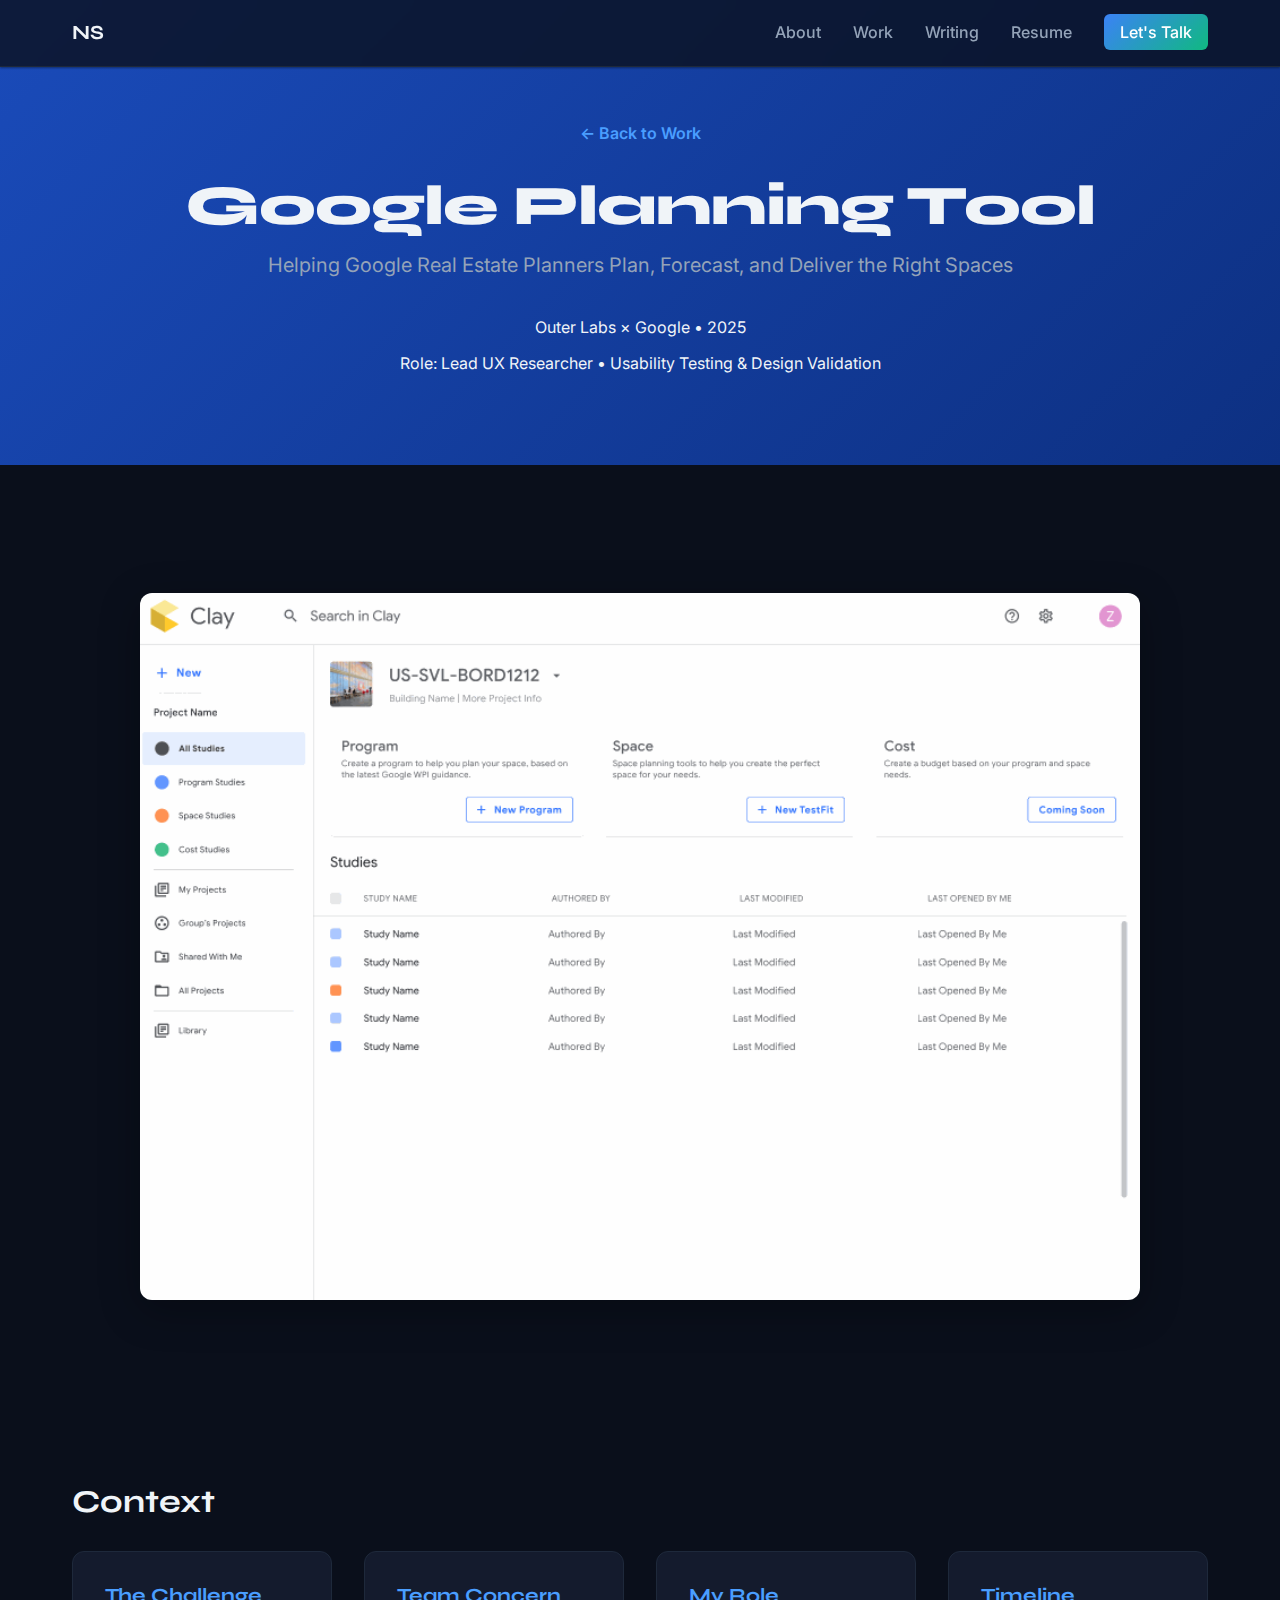
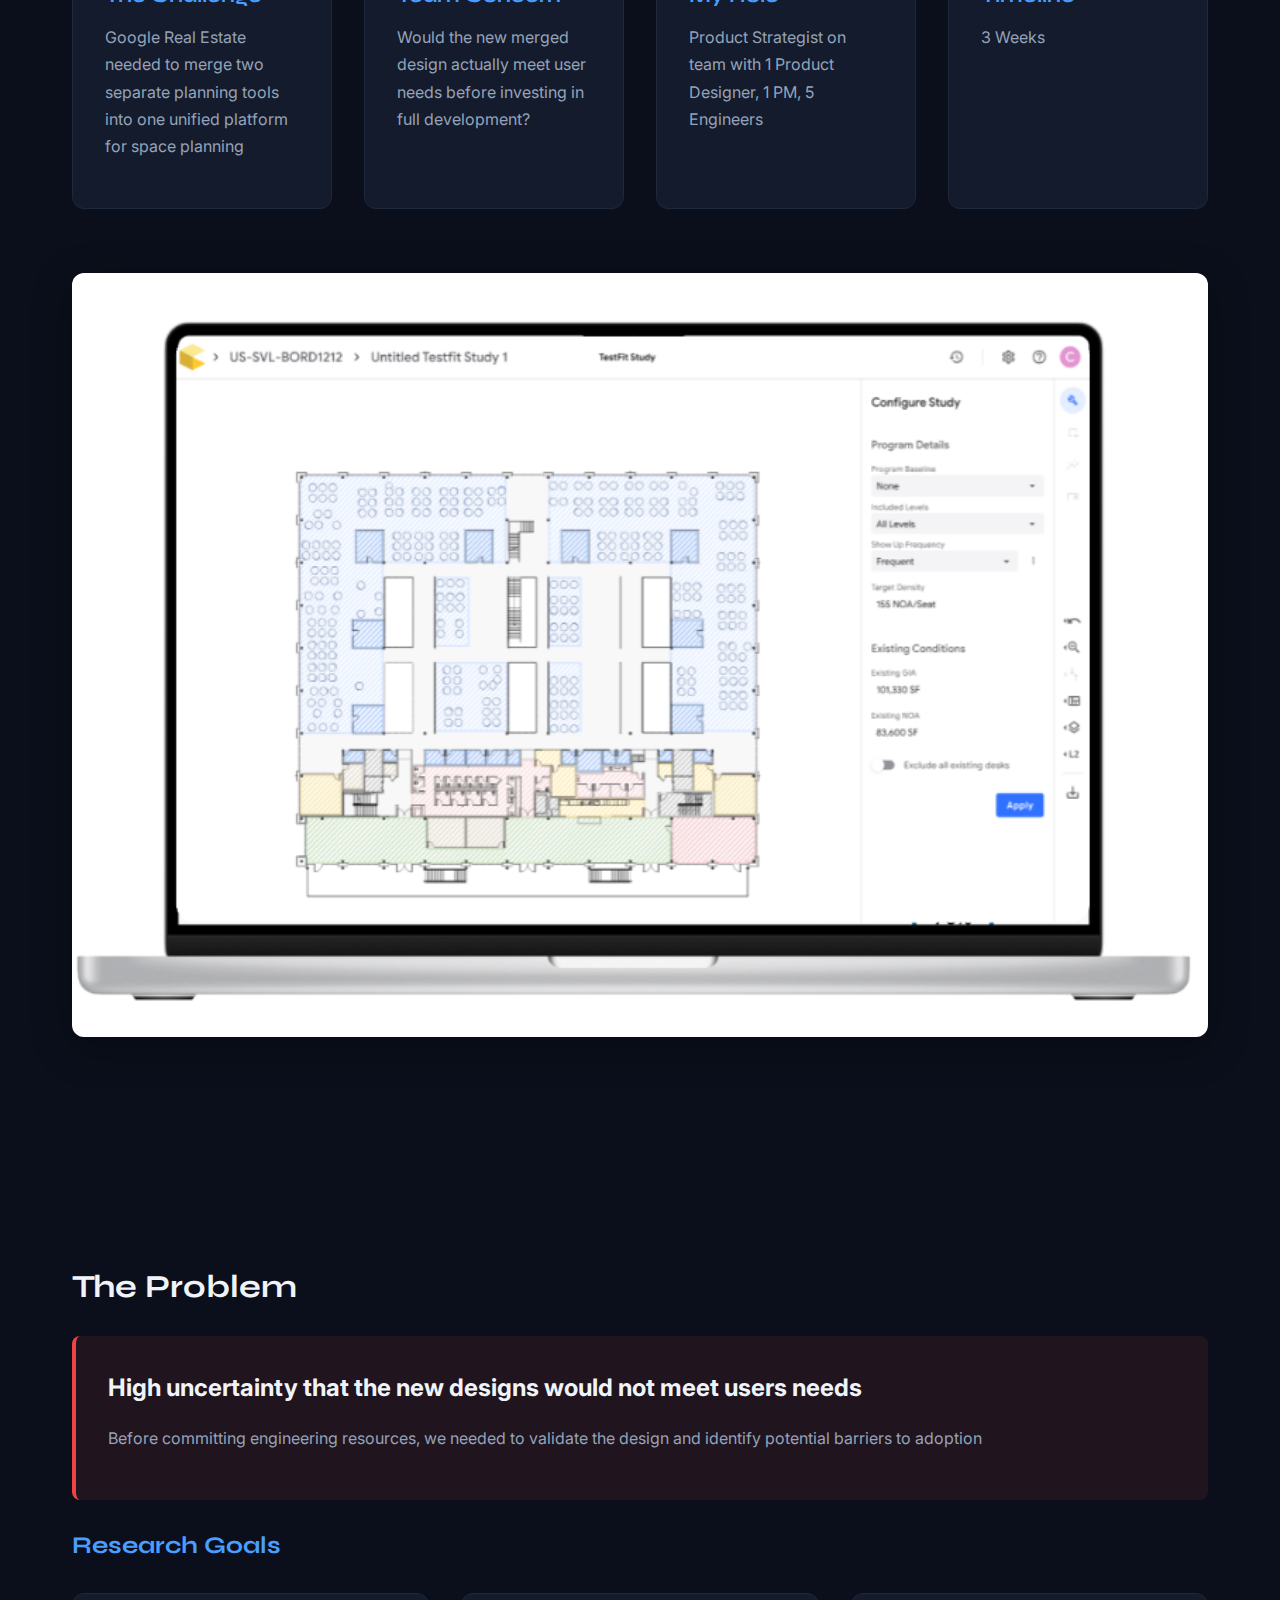
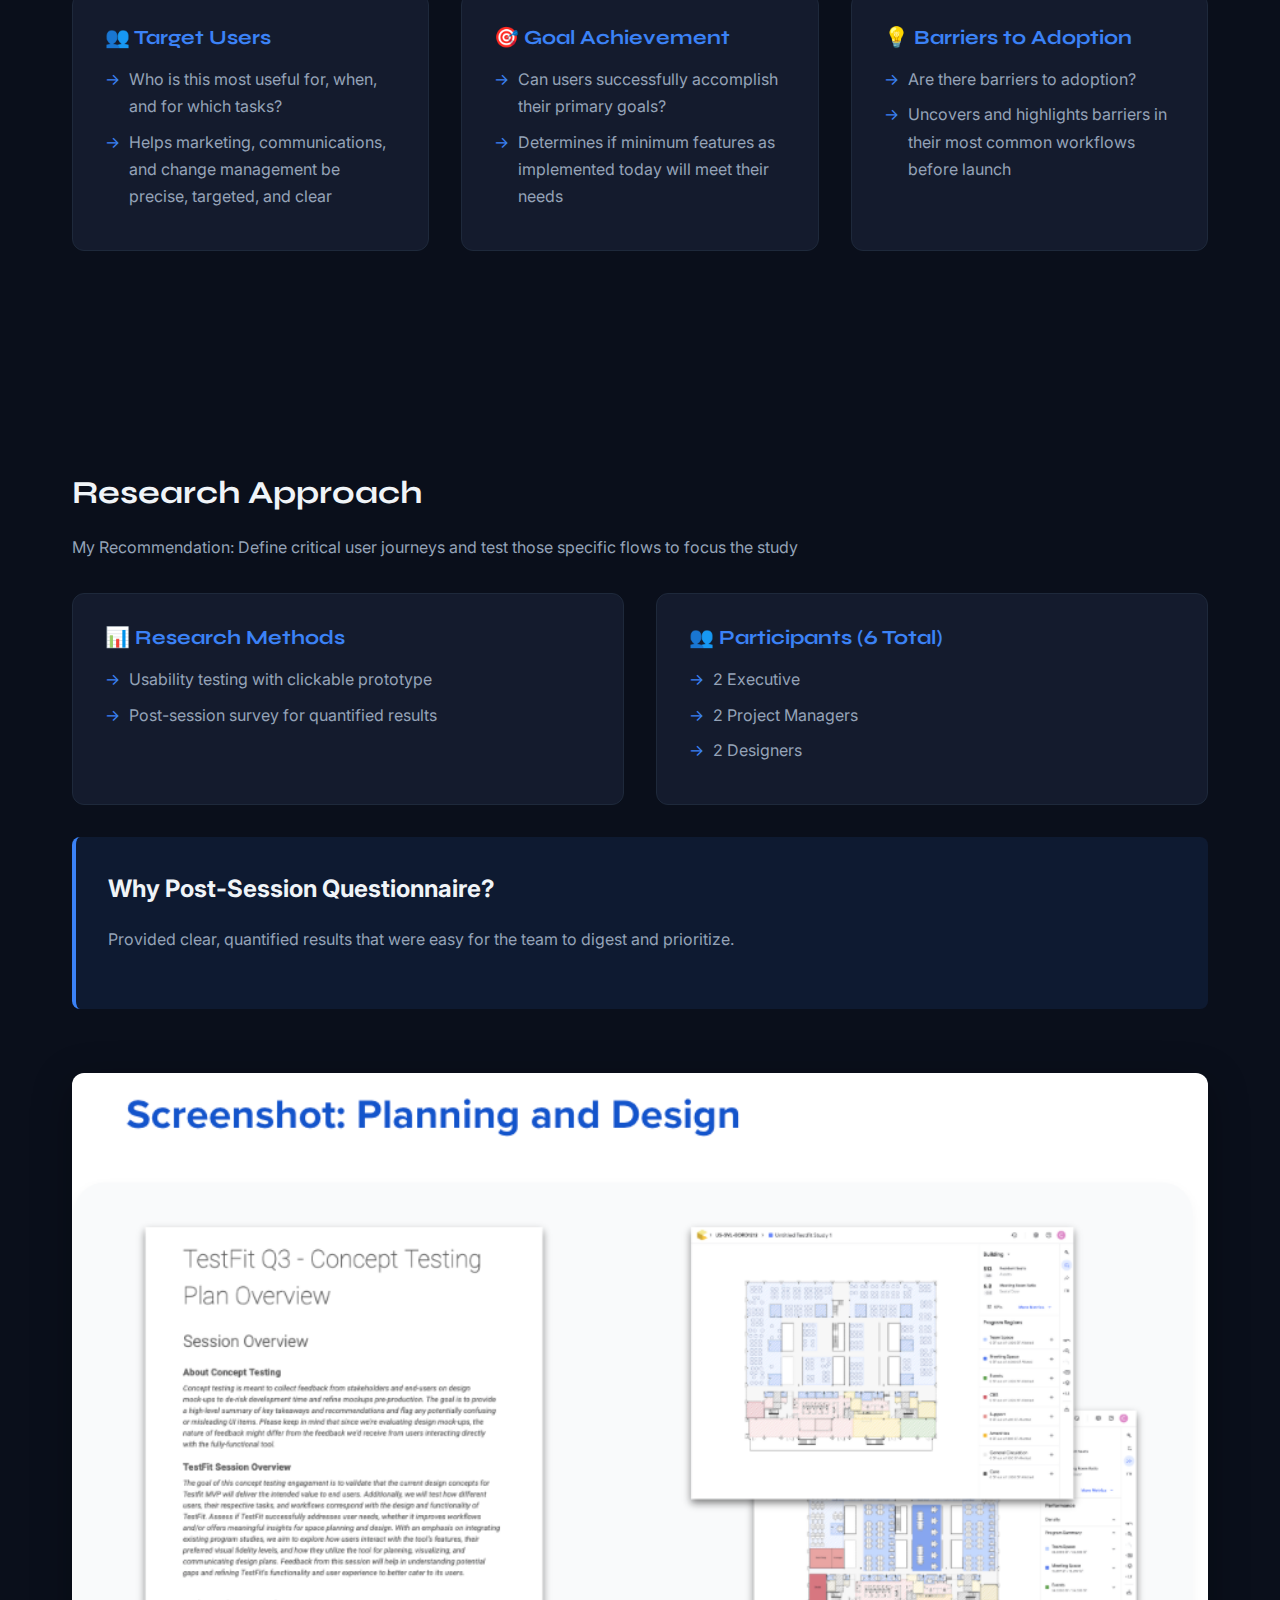
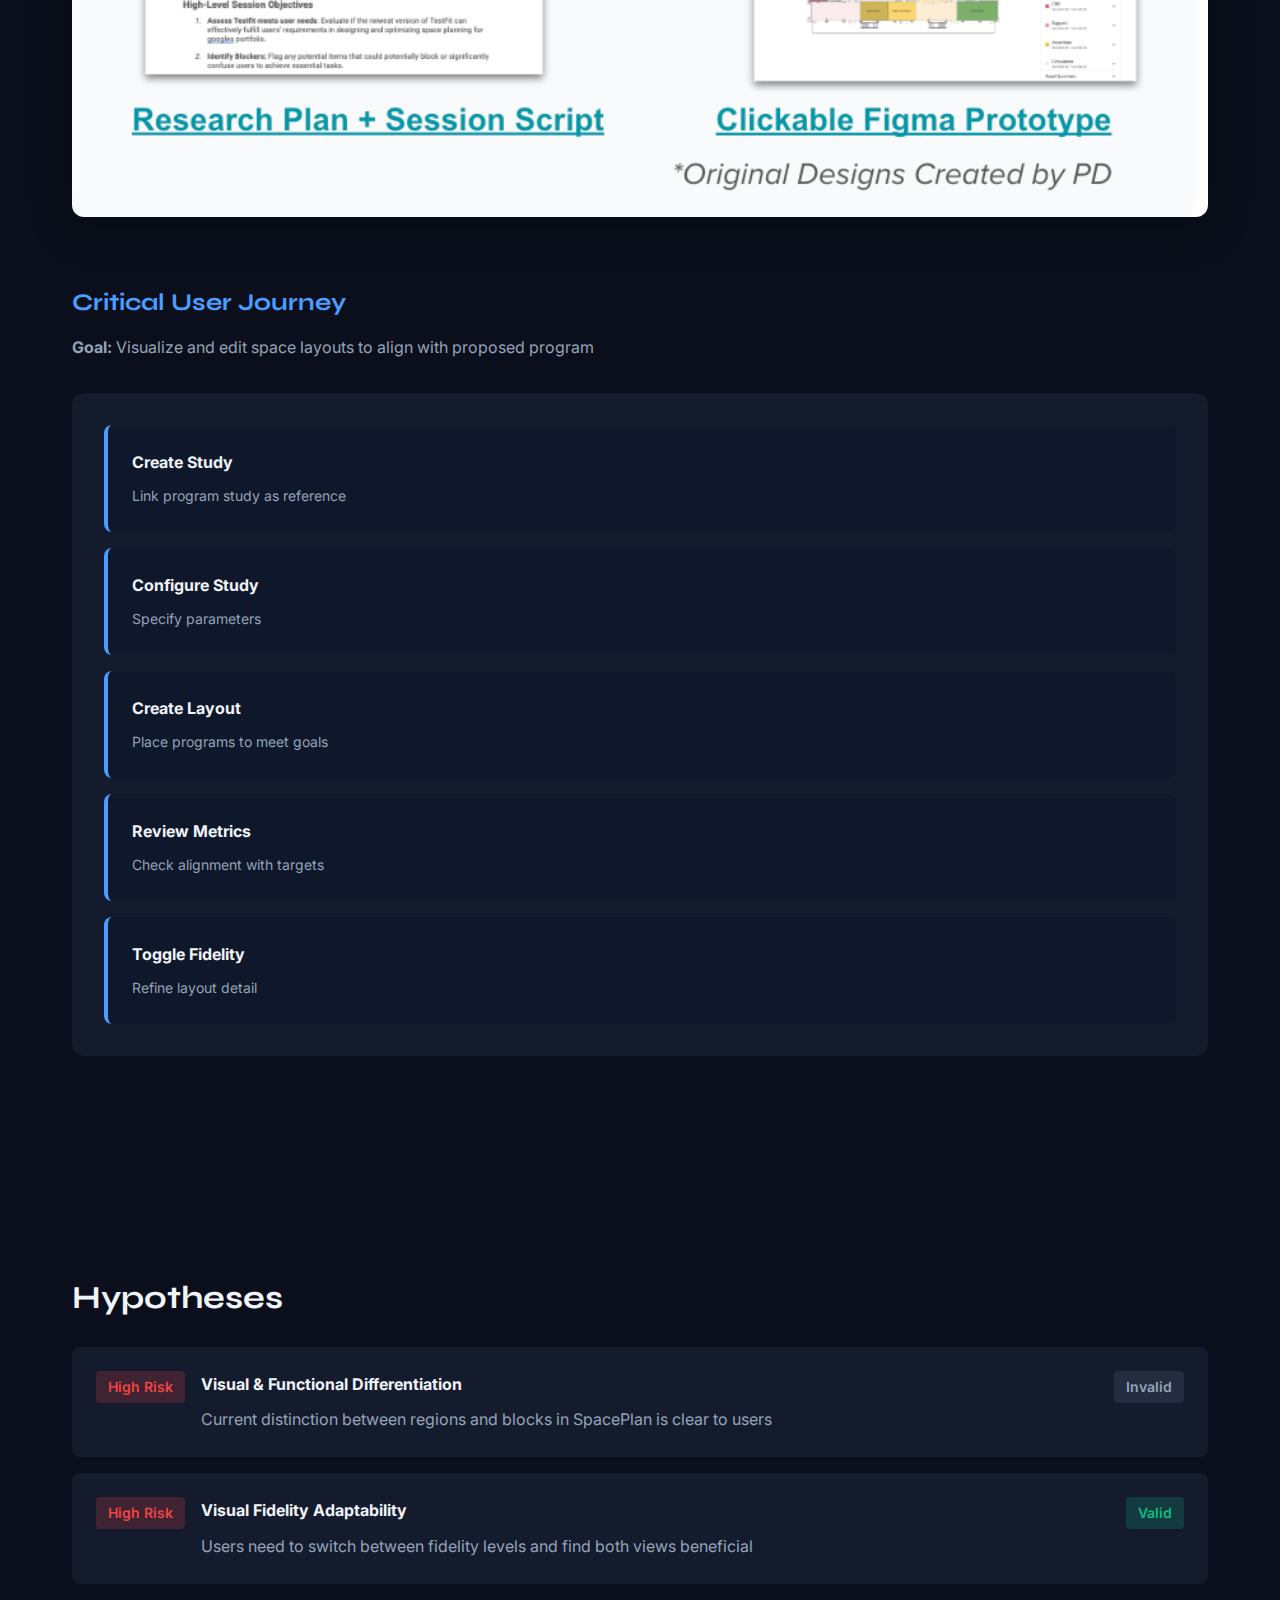
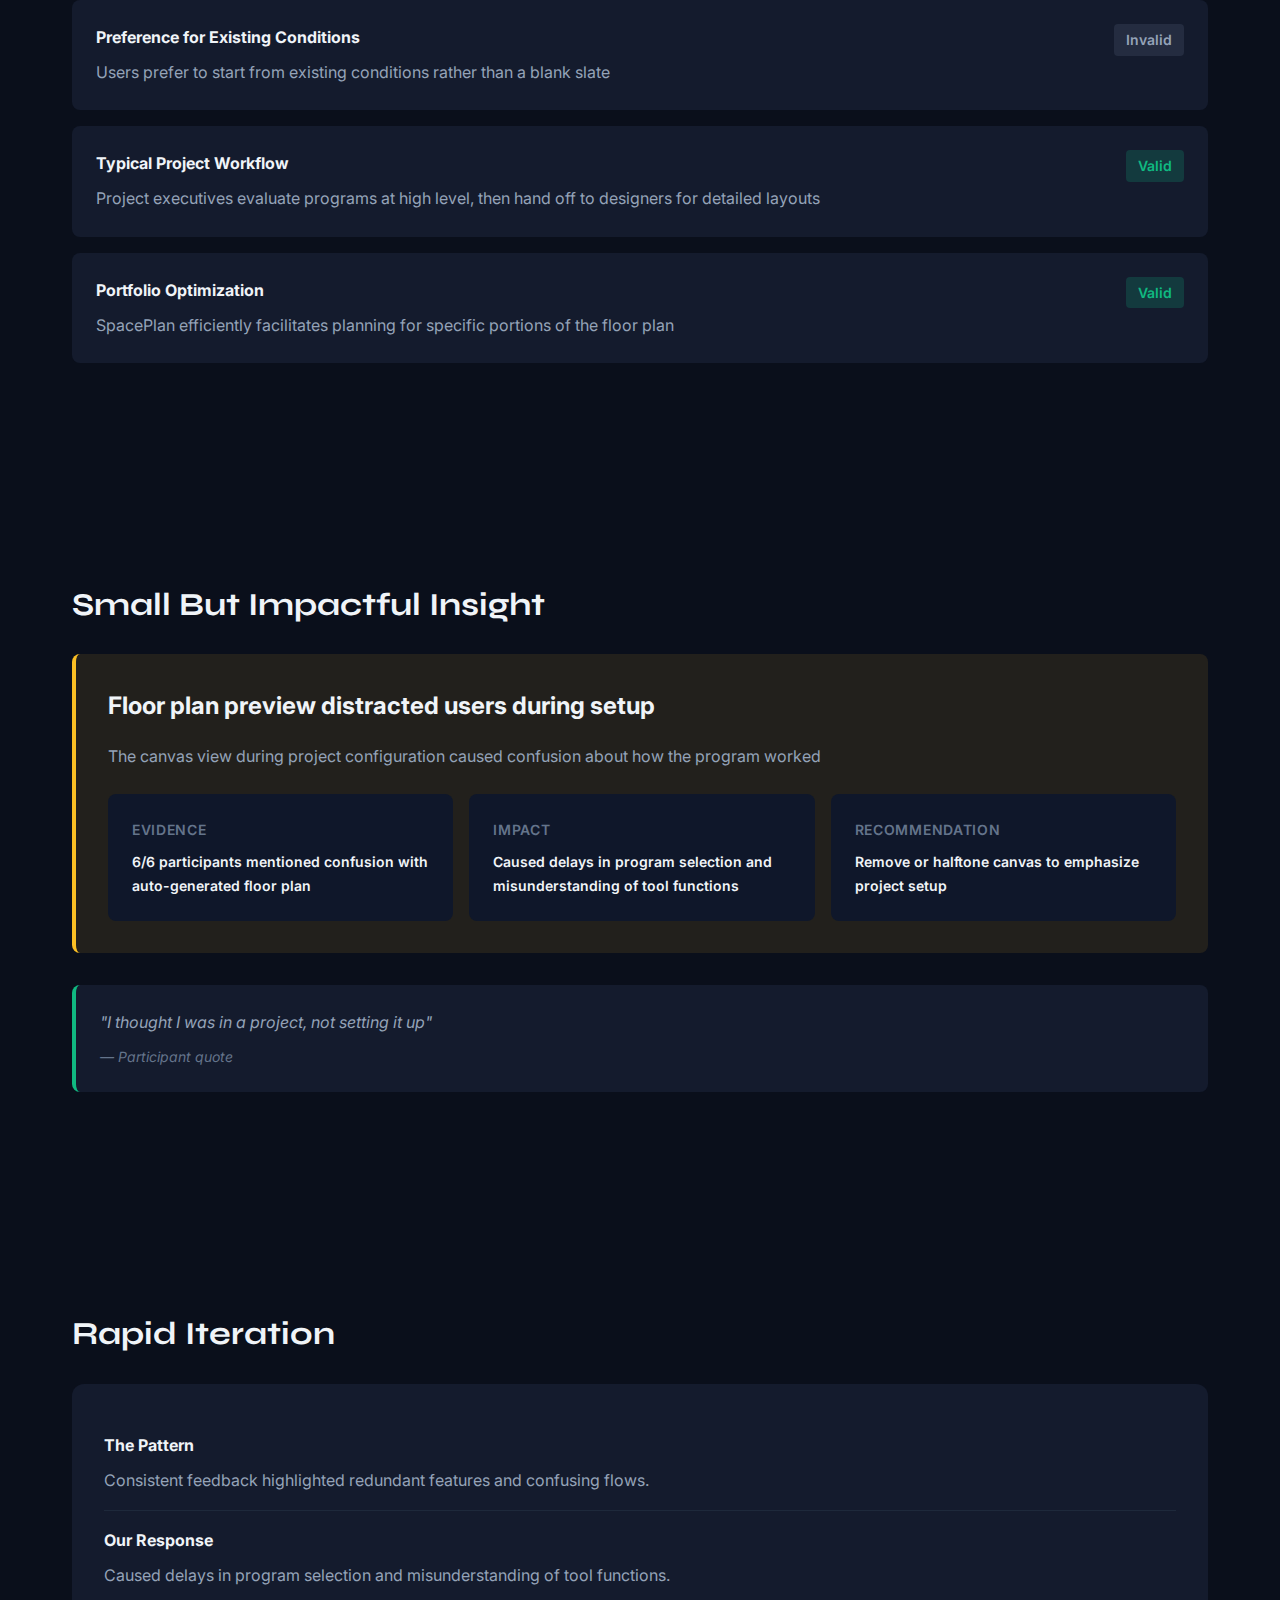
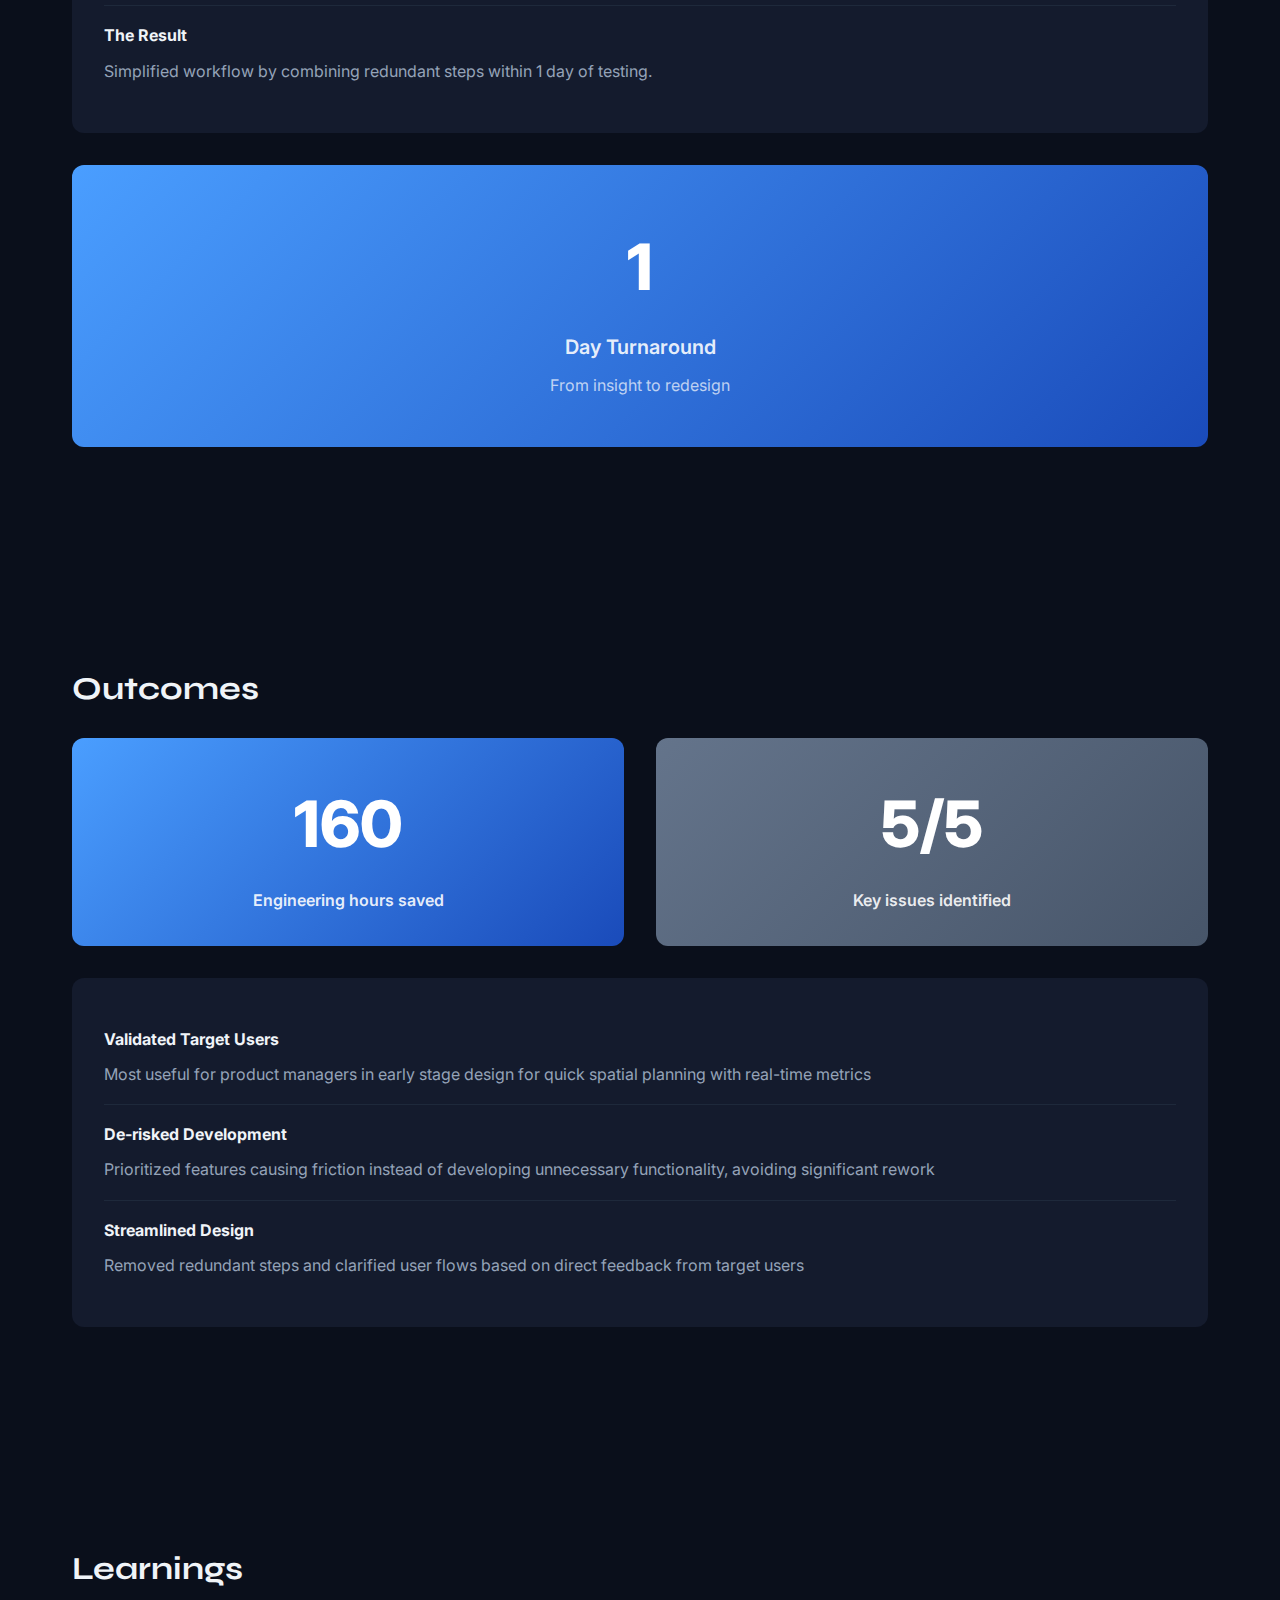
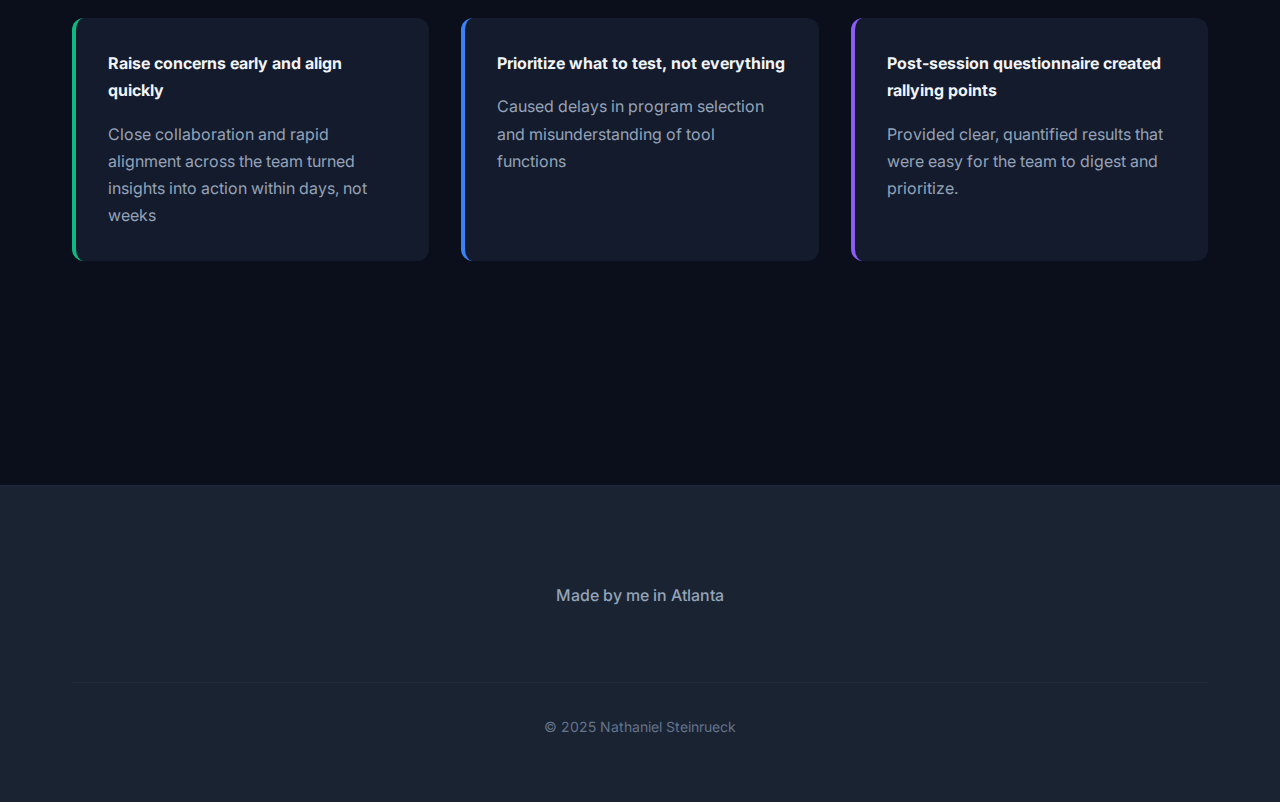
<file: google-planning-tool.html>
<!DOCTYPE html>
<html lang="en">
<head>
    <meta charset="UTF-8">
    <meta name="viewport" content="width=device-width, initial-scale=1.0">
    <title>Google Planning Tool - Nathaniel Steinrueck</title>
    <link rel="preconnect" href="https://fonts.googleapis.com">
    <link rel="preconnect" href="https://fonts.gstatic.com" crossorigin>
    <link href="https://fonts.googleapis.com/css2?family=Inter:wght@400;500;600;700&display=swap" rel="stylesheet">
    <link rel="stylesheet" href="css/style.css">
    <style>
        .case-study-hero {
            background: linear-gradient(135deg, #1A4BBA 0%, #0D3082 100%);
            padding: 120px 0 80px;
            text-align: center;
        }

        .case-study-title {
            font-family: 'Syne', sans-serif;
            font-size: clamp(2rem, 5vw, 3.5rem);
            font-weight: 800;
            color: #F0F4F8;
            margin-bottom: 1rem;
        }

        .case-study-subtitle {
            font-size: 1.25rem;
            color: #94A3B8;
            margin-bottom: 2rem;
        }

        .case-study-meta {
            font-size: 1rem;
            color: #F0F4F8;
            margin-bottom: 0.5rem;
        }

        .case-study-content {
            max-width: 1200px;
            margin: 0 auto;
            padding: 4rem 2rem;
        }

        .content-section {
            margin-bottom: 4rem;
        }

        .section-title-case {
            font-family: 'Syne', sans-serif;
            font-size: 2rem;
            font-weight: 700;
            color: #F0F4F8;
            margin-bottom: 1.5rem;
        }

        .context-grid {
            display: grid;
            grid-template-columns: repeat(auto-fit, minmax(250px, 1fr));
            gap: 2rem;
            margin: 2rem 0;
        }

        .context-card {
            background: #141B2D;
            border: 1px solid #1E293B;
            border-radius: 12px;
            padding: 2rem;
        }

        .context-card h4 {
            font-size: 1.25rem;
            color: #4A9EFF;
            margin-bottom: 1rem;
        }

        .context-card p {
            color: #94A3B8;
            line-height: 1.7;
        }

        .problem-box {
            background: rgba(239, 68, 68, 0.1);
            border-left: 4px solid #EF4444;
            padding: 2rem;
            border-radius: 8px;
            margin: 2rem 0;
        }

        .problem-title {
            font-size: 1.5rem;
            font-weight: 700;
            color: #F0F4F8;
            margin-bottom: 1rem;
        }

        .problem-desc {
            color: #94A3B8;
            line-height: 1.7;
        }

        .research-grid {
            display: grid;
            grid-template-columns: repeat(auto-fit, minmax(300px, 1fr));
            gap: 2rem;
            margin: 2rem 0;
        }

        .research-card {
            background: #141B2D;
            border: 1px solid #1E293B;
            border-radius: 12px;
            padding: 2rem;
        }

        .research-card h4 {
            font-size: 1.25rem;
            color: #3B82F6;
            margin-bottom: 1rem;
            display: flex;
            align-items: center;
            gap: 0.5rem;
        }

        .research-card ul {
            list-style: none;
            padding: 0;
        }

        .research-card li {
            color: #94A3B8;
            margin-bottom: 0.5rem;
            padding-left: 1.5rem;
            position: relative;
        }

        .research-card li::before {
            content: "→";
            position: absolute;
            left: 0;
            color: #3B82F6;
        }

        .hypothesis-list {
            display: flex;
            flex-direction: column;
            gap: 1rem;
            margin: 2rem 0;
        }

        .hypothesis-item {
            background: #141B2D;
            padding: 1.5rem;
            border-radius: 8px;
            display: flex;
            align-items: flex-start;
            gap: 1rem;
        }

        .hypothesis-status {
            padding: 0.25rem 0.75rem;
            border-radius: 4px;
            font-size: 0.875rem;
            font-weight: 600;
            white-space: nowrap;
        }

        .hypothesis-status.high-risk {
            background: rgba(239, 68, 68, 0.2);
            color: #EF4444;
        }

        .hypothesis-status.valid {
            background: rgba(16, 185, 129, 0.2);
            color: #10B981;
        }

        .hypothesis-status.invalid {
            background: rgba(100, 116, 139, 0.2);
            color: #94A3B8;
        }

        .hypothesis-content {
            flex: 1;
        }

        .hypothesis-title {
            font-weight: 700;
            color: #F0F4F8;
            margin-bottom: 0.5rem;
        }

        .hypothesis-desc {
            color: #94A3B8;
        }

        .finding-box {
            background: rgba(251, 191, 36, 0.1);
            border-left: 4px solid #FBBF24;
            padding: 2rem;
            border-radius: 8px;
            margin: 2rem 0;
        }

        .finding-title {
            font-size: 1.5rem;
            font-weight: 700;
            color: #F0F4F8;
            margin-bottom: 1rem;
        }

        .finding-desc {
            color: #94A3B8;
            line-height: 1.7;
            margin-bottom: 1.5rem;
        }

        .finding-details {
            display: grid;
            grid-template-columns: repeat(auto-fit, minmax(200px, 1fr));
            gap: 1rem;
        }

        .detail-card {
            background: #0F172A;
            padding: 1.5rem;
            border-radius: 8px;
        }

        .detail-label {
            font-size: 0.875rem;
            color: #64748B;
            text-transform: uppercase;
            letter-spacing: 0.05em;
            margin-bottom: 0.5rem;
        }

        .detail-value {
            color: #F0F4F8;
            font-weight: 600;
        }

        .quote-box {
            background: #141B2D;
            border-left: 4px solid #10B981;
            padding: 1.5rem;
            border-radius: 8px;
            margin: 2rem 0;
            font-style: italic;
            color: #94A3B8;
        }

        .impact-grid {
            display: grid;
            grid-template-columns: repeat(auto-fit, minmax(250px, 1fr));
            gap: 2rem;
            margin: 2rem 0;
        }

        .impact-stat {
            background: linear-gradient(135deg, #4A9EFF 0%, #1A4BBA 100%);
            padding: 2rem;
            border-radius: 12px;
            text-align: center;
        }

        .impact-number {
            font-size: 4rem;
            font-weight: 800;
            color: white;
            margin-bottom: 0.5rem;
        }

        .impact-label {
            color: rgba(255, 255, 255, 0.9);
            font-weight: 600;
        }

        .impact-sublabel {
            color: rgba(255, 255, 255, 0.7);
            font-size: 0.875rem;
        }

        .impact-list {
            background: #141B2D;
            border-radius: 12px;
            padding: 2rem;
            margin: 2rem 0;
        }

        .impact-item {
            padding: 1rem 0;
            border-bottom: 1px solid #1E293B;
        }

        .impact-item:last-child {
            border-bottom: none;
        }

        .impact-item-title {
            font-weight: 700;
            color: #F0F4F8;
            margin-bottom: 0.5rem;
        }

        .impact-item-desc {
            color: #94A3B8;
        }

        .reflection-grid {
            display: grid;
            grid-template-columns: repeat(auto-fit, minmax(300px, 1fr));
            gap: 2rem;
            margin: 2rem 0;
        }

        .reflection-card {
            background: #141B2D;
            border-radius: 12px;
            padding: 2rem;
        }

        .reflection-card.success {
            border-left: 4px solid #10B981;
        }

        .reflection-card.learning {
            border-left: 4px solid #3B82F6;
        }

        .reflection-card.insight {
            border-left: 4px solid #8B5CF6;
        }

        .reflection-card-title {
            font-weight: 700;
            color: #F0F4F8;
            margin-bottom: 1rem;
        }

        .reflection-card-content {
            color: #94A3B8;
            line-height: 1.7;
        }

        .back-link {
            display: inline-flex;
            align-items: center;
            gap: 0.5rem;
            color: #4A9EFF;
            font-weight: 600;
            margin-bottom: 2rem;
            transition: all 0.3s ease;
        }

        .back-link:hover {
            color: #10B981;
            transform: translateX(-4px);
        }

        .journey-steps {
            background: #141B2D;
            border-radius: 12px;
            padding: 2rem;
            margin: 2rem 0;
        }

        .journey-step {
            padding: 1.5rem;
            margin-bottom: 1rem;
            background: #0F172A;
            border-left: 4px solid #4A9EFF;
            border-radius: 8px;
        }

        .journey-step:last-child {
            margin-bottom: 0;
        }

        .step-title {
            font-weight: 700;
            color: #F0F4F8;
            margin-bottom: 0.5rem;
        }

        .step-desc {
            color: #94A3B8;
            font-size: 0.875rem;
        }
    </style>
</head>
<body>
    <header class="header">
        <nav class="nav-container">
            <div class="logo">
                <a href="index.html">NS</a>
            </div>
            <ul class="nav-links">
                <li><a href="index.html#about" class="nav-link">About</a></li>
                <li><a href="index.html#work" class="nav-link">Work</a></li>
                <li><a href="index.html#writing" class="nav-link">Writing</a></li>
                <li><a href="resume.html" class="nav-link">Resume</a></li>
                <li><a href="index.html#contact" class="nav-link cta-nav">Let's Talk</a></li>
            </ul>
            <button class="mobile-menu-toggle" aria-label="Toggle menu">
                <span></span>
                <span></span>
                <span></span>
            </button>
        </nav>
    </header>

    <main>
        <section class="case-study-hero">
            <div class="container">
                <a href="index.html#work" class="back-link">← Back to Work</a>
                <h1 class="case-study-title">Google Planning Tool</h1>
                <p class="case-study-subtitle">Helping Google Real Estate Planners Plan, Forecast, and Deliver the Right Spaces</p>
                <p class="case-study-meta">Outer Labs × Google • 2025</p>
                <p class="case-study-meta">Role: Lead UX Researcher • Usability Testing & Design Validation</p>
            </div>
        </section>

        <div class="case-study-content">
            <!-- Hero GIF -->
            <section class="content-section" style="text-align: center; margin-bottom: 3rem;">
                <img src="images/google-planning-tool/clay-demo.gif" alt="Google Planning Tool Demo" style="width: 100%; max-width: 1000px; border-radius: 12px; box-shadow: 0 10px 40px rgba(0, 0, 0, 0.3);">
            </section>

            <!-- Context -->
            <section class="content-section">
                <h2 class="section-title-case">Context</h2>
                <div class="context-grid">
                    <div class="context-card">
                        <h4>The Challenge</h4>
                        <p>Google Real Estate needed to merge two separate planning tools into one unified platform for space planning</p>
                    </div>
                    <div class="context-card">
                        <h4>Team Concern</h4>
                        <p>Would the new merged design actually meet user needs before investing in full development?</p>
                    </div>
                    <div class="context-card">
                        <h4>My Role</h4>
                        <p>Product Strategist on team with 1 Product Designer, 1 PM, 5 Engineers</p>
                    </div>
                    <div class="context-card">
                        <h4>Timeline</h4>
                        <p>3 Weeks</p>
                    </div>
                </div>

                <img src="images/google-planning-tool/tool-interface.png" alt="Google Planning Tool Interface showing TestFit Study with floor plan and configuration panel" style="width: 100%; border-radius: 12px; margin: 2rem 0; box-shadow: 0 10px 40px rgba(0, 0, 0, 0.3);">
            </section>

            <!-- The Problem -->
            <section class="content-section">
                <h2 class="section-title-case">The Problem</h2>
                <div class="problem-box">
                    <div class="problem-title">High uncertainty that the new designs would not meet users needs</div>
                    <p class="problem-desc">Before committing engineering resources, we needed to validate the design and identify potential barriers to adoption</p>
                </div>

                <h3 style="color: #4A9EFF; font-size: 1.5rem; margin: 2rem 0 1rem;">Research Goals</h3>
                <div class="research-grid">
                    <div class="research-card">
                        <h4>👥 Target Users</h4>
                        <ul>
                            <li>Who is this most useful for, when, and for which tasks?</li>
                            <li>Helps marketing, communications, and change management be precise, targeted, and clear</li>
                        </ul>
                    </div>
                    <div class="research-card">
                        <h4>🎯 Goal Achievement</h4>
                        <ul>
                            <li>Can users successfully accomplish their primary goals?</li>
                            <li>Determines if minimum features as implemented today will meet their needs</li>
                        </ul>
                    </div>
                    <div class="research-card">
                        <h4>💡 Barriers to Adoption</h4>
                        <ul>
                            <li>Are there barriers to adoption?</li>
                            <li>Uncovers and highlights barriers in their most common workflows before launch</li>
                        </ul>
                    </div>
                </div>
            </section>

            <!-- Research Approach -->
            <section class="content-section">
                <h2 class="section-title-case">Research Approach</h2>
                <p style="color: #94A3B8; margin-bottom: 2rem;">My Recommendation: Define critical user journeys and test those specific flows to focus the study</p>

                <div class="research-grid">
                    <div class="research-card">
                        <h4>📊 Research Methods</h4>
                        <ul>
                            <li>Usability testing with clickable prototype</li>
                            <li>Post-session survey for quantified results</li>
                        </ul>
                    </div>
                    <div class="research-card">
                        <h4>👥 Participants (6 Total)</h4>
                        <ul>
                            <li>2 Executive</li>
                            <li>2 Project Managers</li>
                            <li>2 Designers</li>
                        </ul>
                    </div>
                </div>

                <div class="finding-box" style="background: rgba(59, 130, 246, 0.1); border-left-color: #3B82F6;">
                    <div class="finding-title">Why Post-Session Questionnaire?</div>
                    <p class="finding-desc">Provided clear, quantified results that were easy for the team to digest and prioritize.</p>
                </div>

                <img src="images/google-planning-tool/research-plan-prototype.png" alt="Research Plan and Clickable Figma Prototype" style="width: 100%; border-radius: 12px; margin: 2rem 0; box-shadow: 0 10px 40px rgba(0, 0, 0, 0.3);">

                <h3 style="color: #4A9EFF; font-size: 1.5rem; margin: 2rem 0 1rem;">Critical User Journey</h3>
                <p style="color: #94A3B8; margin-bottom: 1rem;"><strong>Goal:</strong> Visualize and edit space layouts to align with proposed program</p>

                <div class="journey-steps">
                    <div class="journey-step">
                        <div class="step-title">Create Study</div>
                        <div class="step-desc">Link program study as reference</div>
                    </div>
                    <div class="journey-step">
                        <div class="step-title">Configure Study</div>
                        <div class="step-desc">Specify parameters</div>
                    </div>
                    <div class="journey-step">
                        <div class="step-title">Create Layout</div>
                        <div class="step-desc">Place programs to meet goals</div>
                    </div>
                    <div class="journey-step">
                        <div class="step-title">Review Metrics</div>
                        <div class="step-desc">Check alignment with targets</div>
                    </div>
                    <div class="journey-step">
                        <div class="step-title">Toggle Fidelity</div>
                        <div class="step-desc">Refine layout detail</div>
                    </div>
                </div>
            </section>

            <!-- Hypotheses -->
            <section class="content-section">
                <h2 class="section-title-case">Hypotheses</h2>
                <div class="hypothesis-list">
                    <div class="hypothesis-item">
                        <div class="hypothesis-status high-risk">High Risk</div>
                        <div class="hypothesis-content">
                            <div class="hypothesis-title">Visual & Functional Differentiation</div>
                            <div class="hypothesis-desc">Current distinction between regions and blocks in SpacePlan is clear to users</div>
                        </div>
                        <div class="hypothesis-status invalid">Invalid</div>
                    </div>
                    <div class="hypothesis-item">
                        <div class="hypothesis-status high-risk">High Risk</div>
                        <div class="hypothesis-content">
                            <div class="hypothesis-title">Visual Fidelity Adaptability</div>
                            <div class="hypothesis-desc">Users need to switch between fidelity levels and find both views beneficial</div>
                        </div>
                        <div class="hypothesis-status valid">Valid</div>
                    </div>
                    <div class="hypothesis-item">
                        <div class="hypothesis-content">
                            <div class="hypothesis-title">Preference for Existing Conditions</div>
                            <div class="hypothesis-desc">Users prefer to start from existing conditions rather than a blank slate</div>
                        </div>
                        <div class="hypothesis-status invalid">Invalid</div>
                    </div>
                    <div class="hypothesis-item">
                        <div class="hypothesis-content">
                            <div class="hypothesis-title">Typical Project Workflow</div>
                            <div class="hypothesis-desc">Project executives evaluate programs at high level, then hand off to designers for detailed layouts</div>
                        </div>
                        <div class="hypothesis-status valid">Valid</div>
                    </div>
                    <div class="hypothesis-item">
                        <div class="hypothesis-content">
                            <div class="hypothesis-title">Portfolio Optimization</div>
                            <div class="hypothesis-desc">SpacePlan efficiently facilitates planning for specific portions of the floor plan</div>
                        </div>
                        <div class="hypothesis-status valid">Valid</div>
                    </div>
                </div>
            </section>

            <!-- Key Finding -->
            <section class="content-section">
                <h2 class="section-title-case">Small But Impactful Insight</h2>
                <div class="finding-box">
                    <div class="finding-title">Floor plan preview distracted users during setup</div>
                    <p class="finding-desc">The canvas view during project configuration caused confusion about how the program worked</p>
                    <div class="finding-details">
                        <div class="detail-card">
                            <div class="detail-label">Evidence</div>
                            <div class="detail-value">6/6 participants mentioned confusion with auto-generated floor plan</div>
                        </div>
                        <div class="detail-card">
                            <div class="detail-label">Impact</div>
                            <div class="detail-value">Caused delays in program selection and misunderstanding of tool functions</div>
                        </div>
                        <div class="detail-card">
                            <div class="detail-label">Recommendation</div>
                            <div class="detail-value">Remove or halftone canvas to emphasize project setup</div>
                        </div>
                    </div>
                </div>
                <div class="quote-box">
                    "I thought I was in a project, not setting it up"
                    <div style="margin-top: 0.5rem; font-size: 0.875rem; color: #64748B;">— Participant quote</div>
                </div>
            </section>

            <!-- Rapid Iteration -->
            <section class="content-section">
                <h2 class="section-title-case">Rapid Iteration</h2>
                <div class="impact-list">
                    <div class="impact-item">
                        <div class="impact-item-title">The Pattern</div>
                        <div class="impact-item-desc">Consistent feedback highlighted redundant features and confusing flows.</div>
                    </div>
                    <div class="impact-item">
                        <div class="impact-item-title">Our Response</div>
                        <div class="impact-item-desc">Caused delays in program selection and misunderstanding of tool functions.</div>
                    </div>
                    <div class="impact-item">
                        <div class="impact-item-title">The Result</div>
                        <div class="impact-item-desc">Simplified workflow by combining redundant steps within 1 day of testing.</div>
                    </div>
                </div>

                <div style="background: linear-gradient(135deg, #4A9EFF 0%, #1A4BBA 100%); padding: 3rem; border-radius: 12px; text-align: center; margin: 2rem 0;">
                    <div style="font-size: 4rem; font-weight: 800; color: white; margin-bottom: 0.5rem;">1</div>
                    <div style="color: rgba(255, 255, 255, 0.9); font-weight: 600; font-size: 1.25rem;">Day Turnaround</div>
                    <div style="color: rgba(255, 255, 255, 0.7); margin-top: 0.5rem;">From insight to redesign</div>
                </div>
            </section>

            <!-- Outcomes -->
            <section class="content-section">
                <h2 class="section-title-case">Outcomes</h2>
                <div class="impact-grid">
                    <div class="impact-stat">
                        <div class="impact-number">160</div>
                        <div class="impact-label">Engineering hours saved</div>
                    </div>
                    <div class="impact-stat" style="background: linear-gradient(135deg, #64748B 0%, #475569 100%);">
                        <div class="impact-number">5/5</div>
                        <div class="impact-label">Key issues identified</div>
                    </div>
                </div>

                <div class="impact-list">
                    <div class="impact-item">
                        <div class="impact-item-title">Validated Target Users</div>
                        <div class="impact-item-desc">Most useful for product managers in early stage design for quick spatial planning with real-time metrics</div>
                    </div>
                    <div class="impact-item">
                        <div class="impact-item-title">De-risked Development</div>
                        <div class="impact-item-desc">Prioritized features causing friction instead of developing unnecessary functionality, avoiding significant rework</div>
                    </div>
                    <div class="impact-item">
                        <div class="impact-item-title">Streamlined Design</div>
                        <div class="impact-item-desc">Removed redundant steps and clarified user flows based on direct feedback from target users</div>
                    </div>
                </div>
            </section>

            <!-- Reflection -->
            <section class="content-section">
                <h2 class="section-title-case">Learnings</h2>
                <div class="reflection-grid">
                    <div class="reflection-card success">
                        <div class="reflection-card-title">Raise concerns early and align quickly</div>
                        <div class="reflection-card-content">Close collaboration and rapid alignment across the team turned insights into action within days, not weeks</div>
                    </div>
                    <div class="reflection-card learning">
                        <div class="reflection-card-title">Prioritize what to test, not everything</div>
                        <div class="reflection-card-content">Caused delays in program selection and misunderstanding of tool functions</div>
                    </div>
                    <div class="reflection-card insight">
                        <div class="reflection-card-title">Post-session questionnaire created rallying points</div>
                        <div class="reflection-card-content">Provided clear, quantified results that were easy for the team to digest and prioritize.</div>
                    </div>
                </div>
            </section>
        </div>
    </main>

    <footer class="footer">
        <div class="container">
            <div class="footer-content-simple">
                <p class="footer-made">Made by me in Atlanta</p>
            </div>
            <div class="footer-bottom">
                <p>&copy; 2025 Nathaniel Steinrueck</p>
            </div>
        </div>
    </footer>

    <script src="js/main.js"></script>
</body>
</html>
</file>
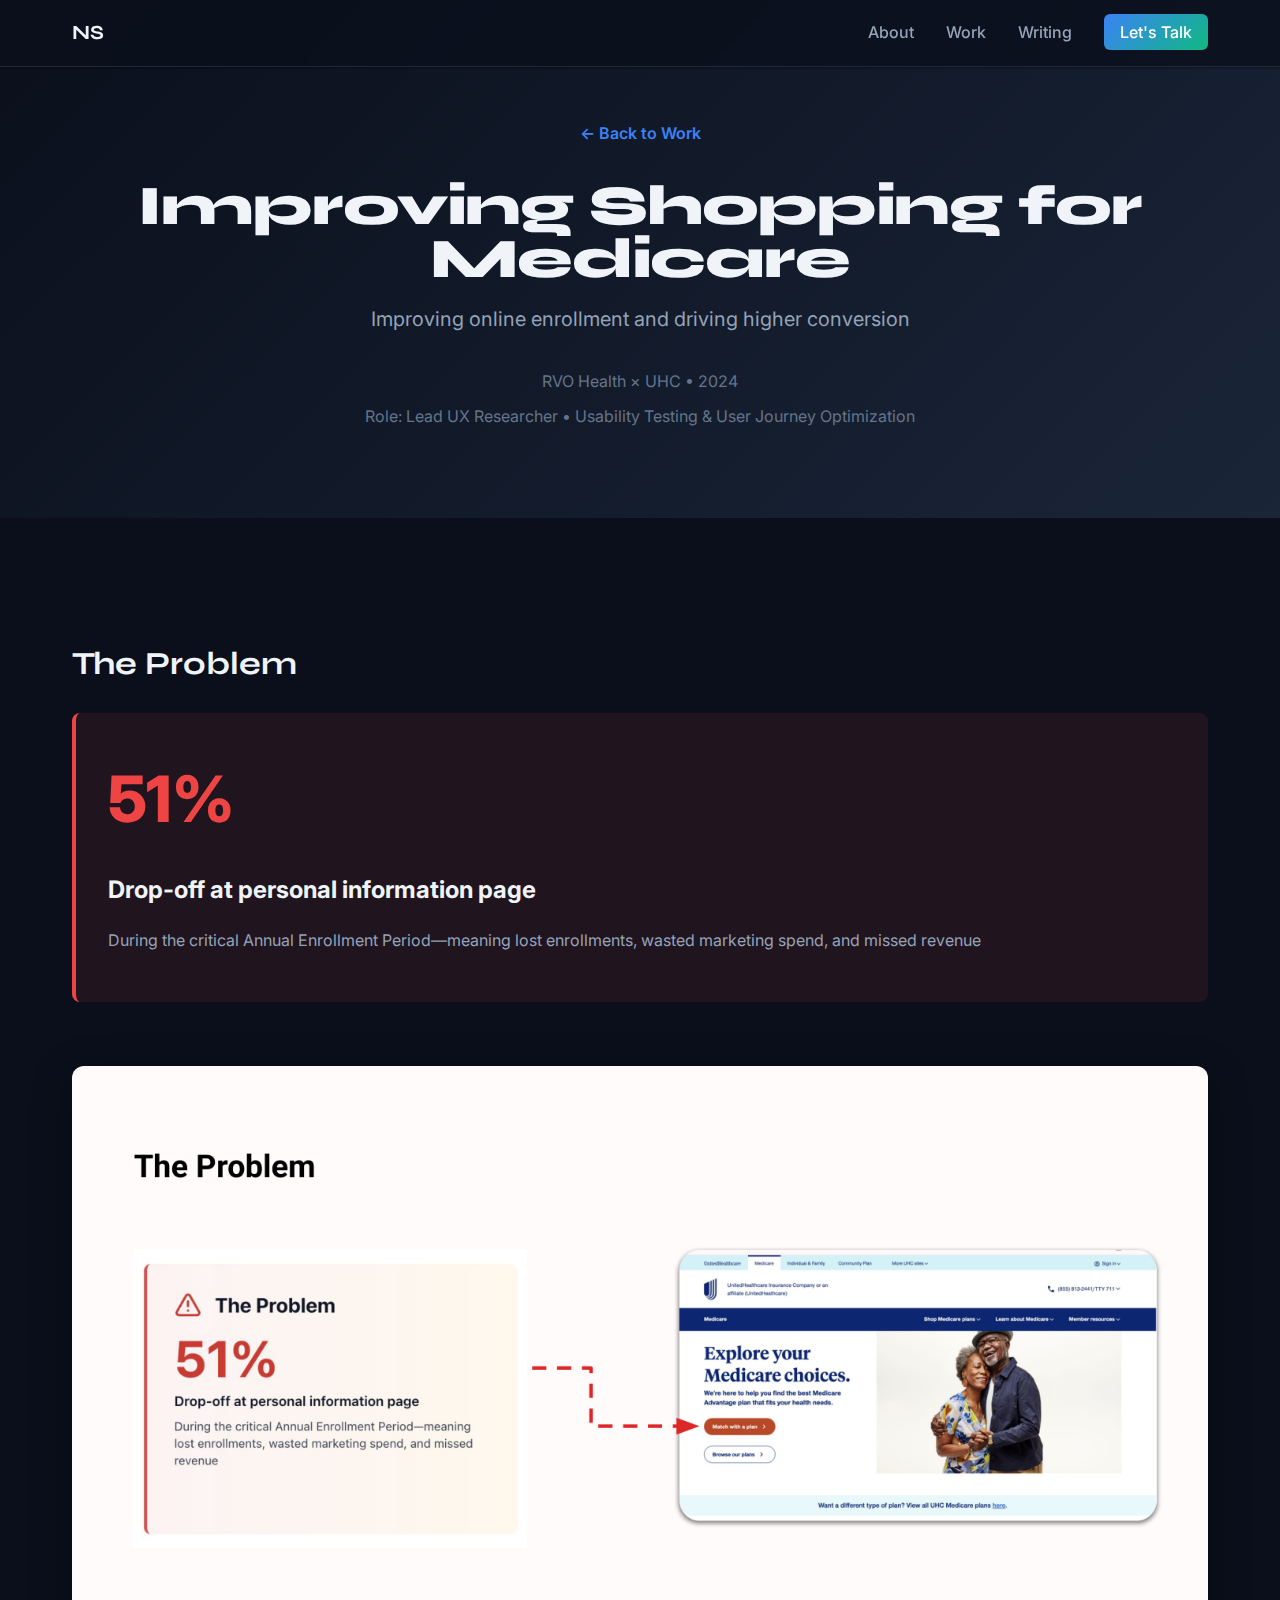
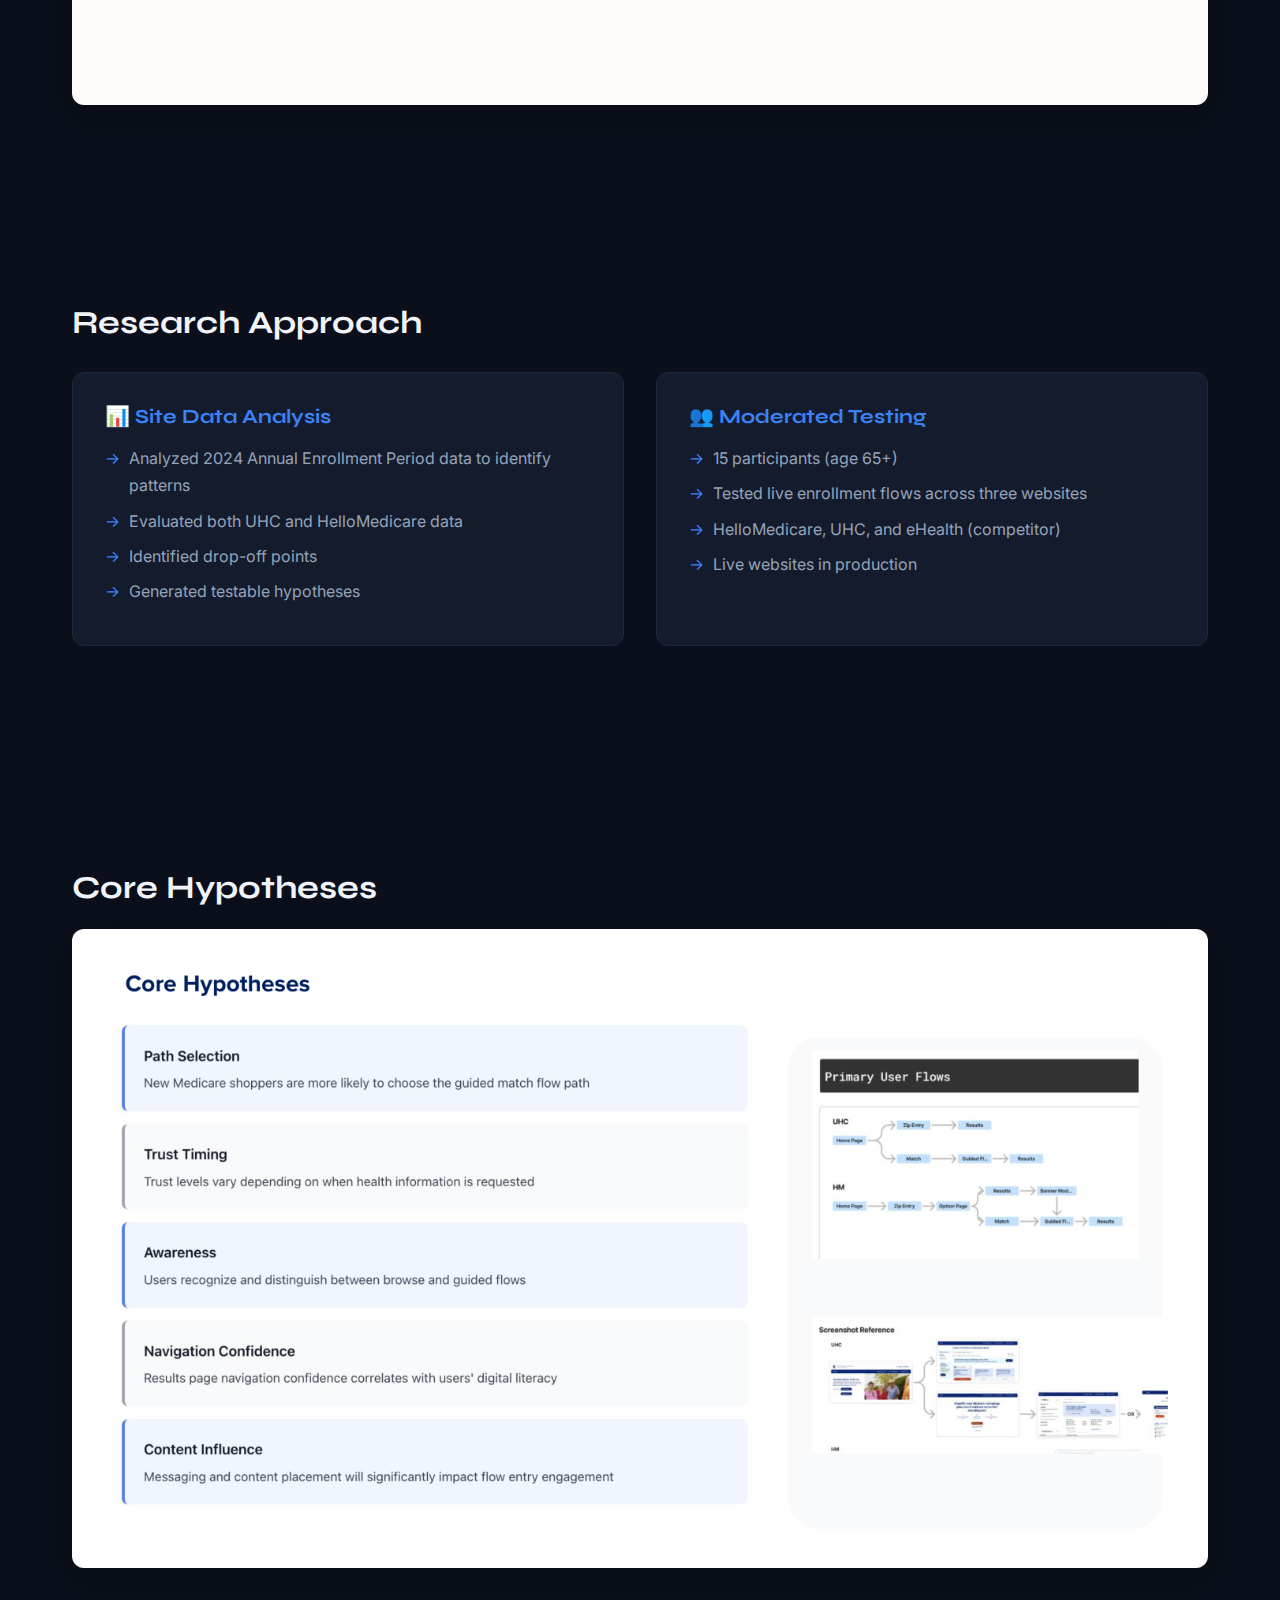
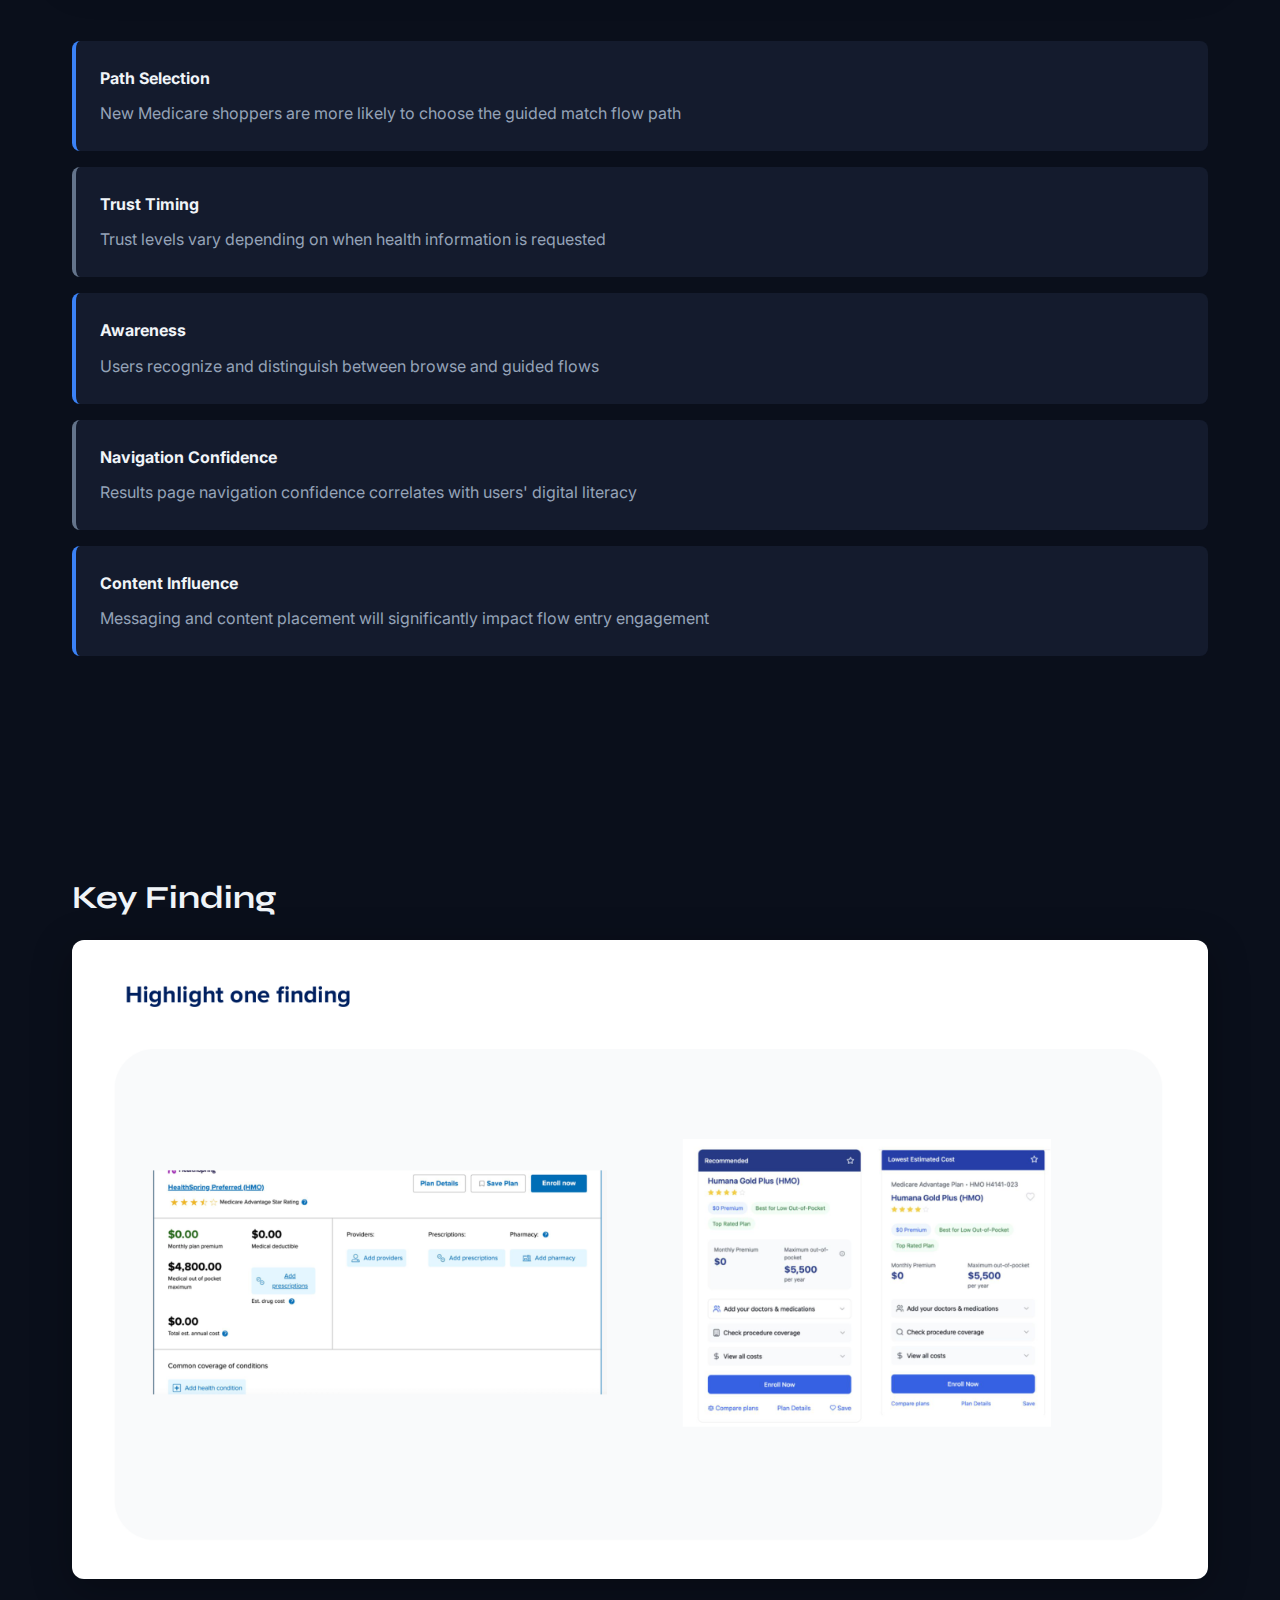
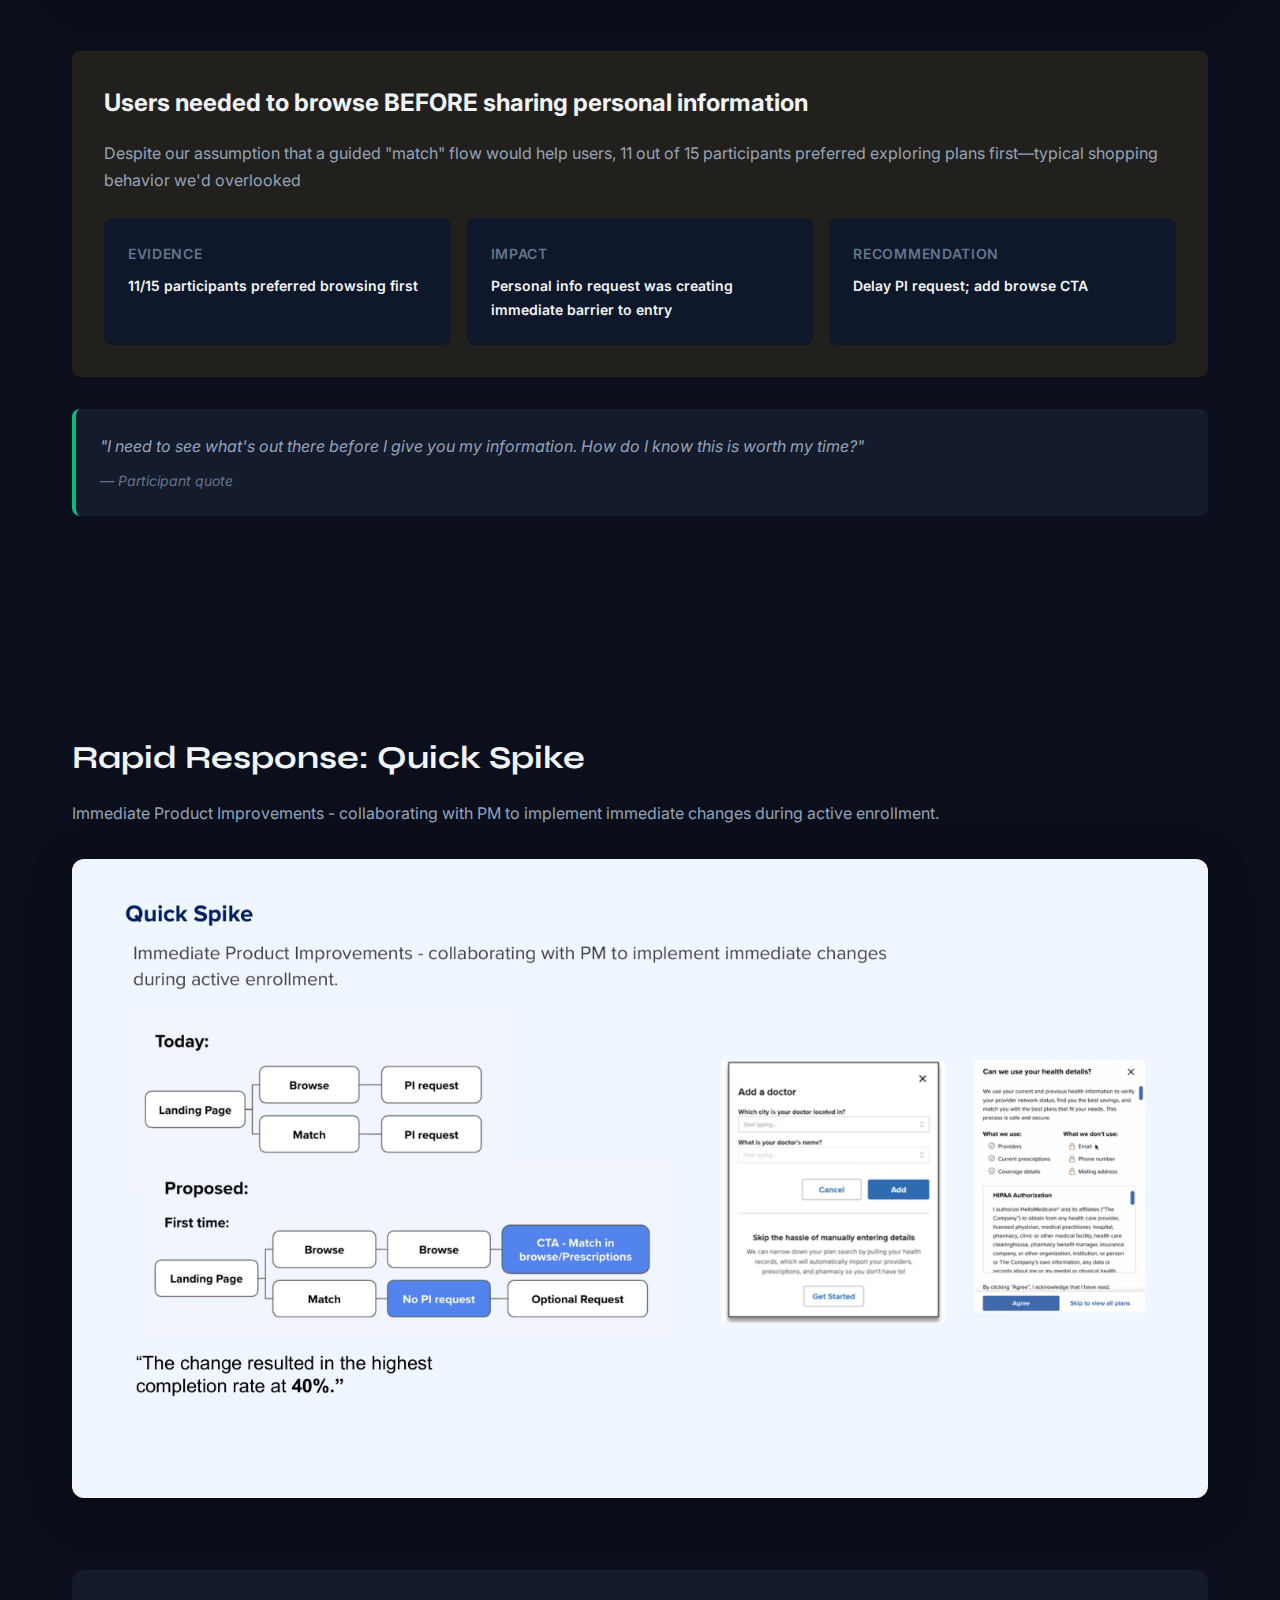
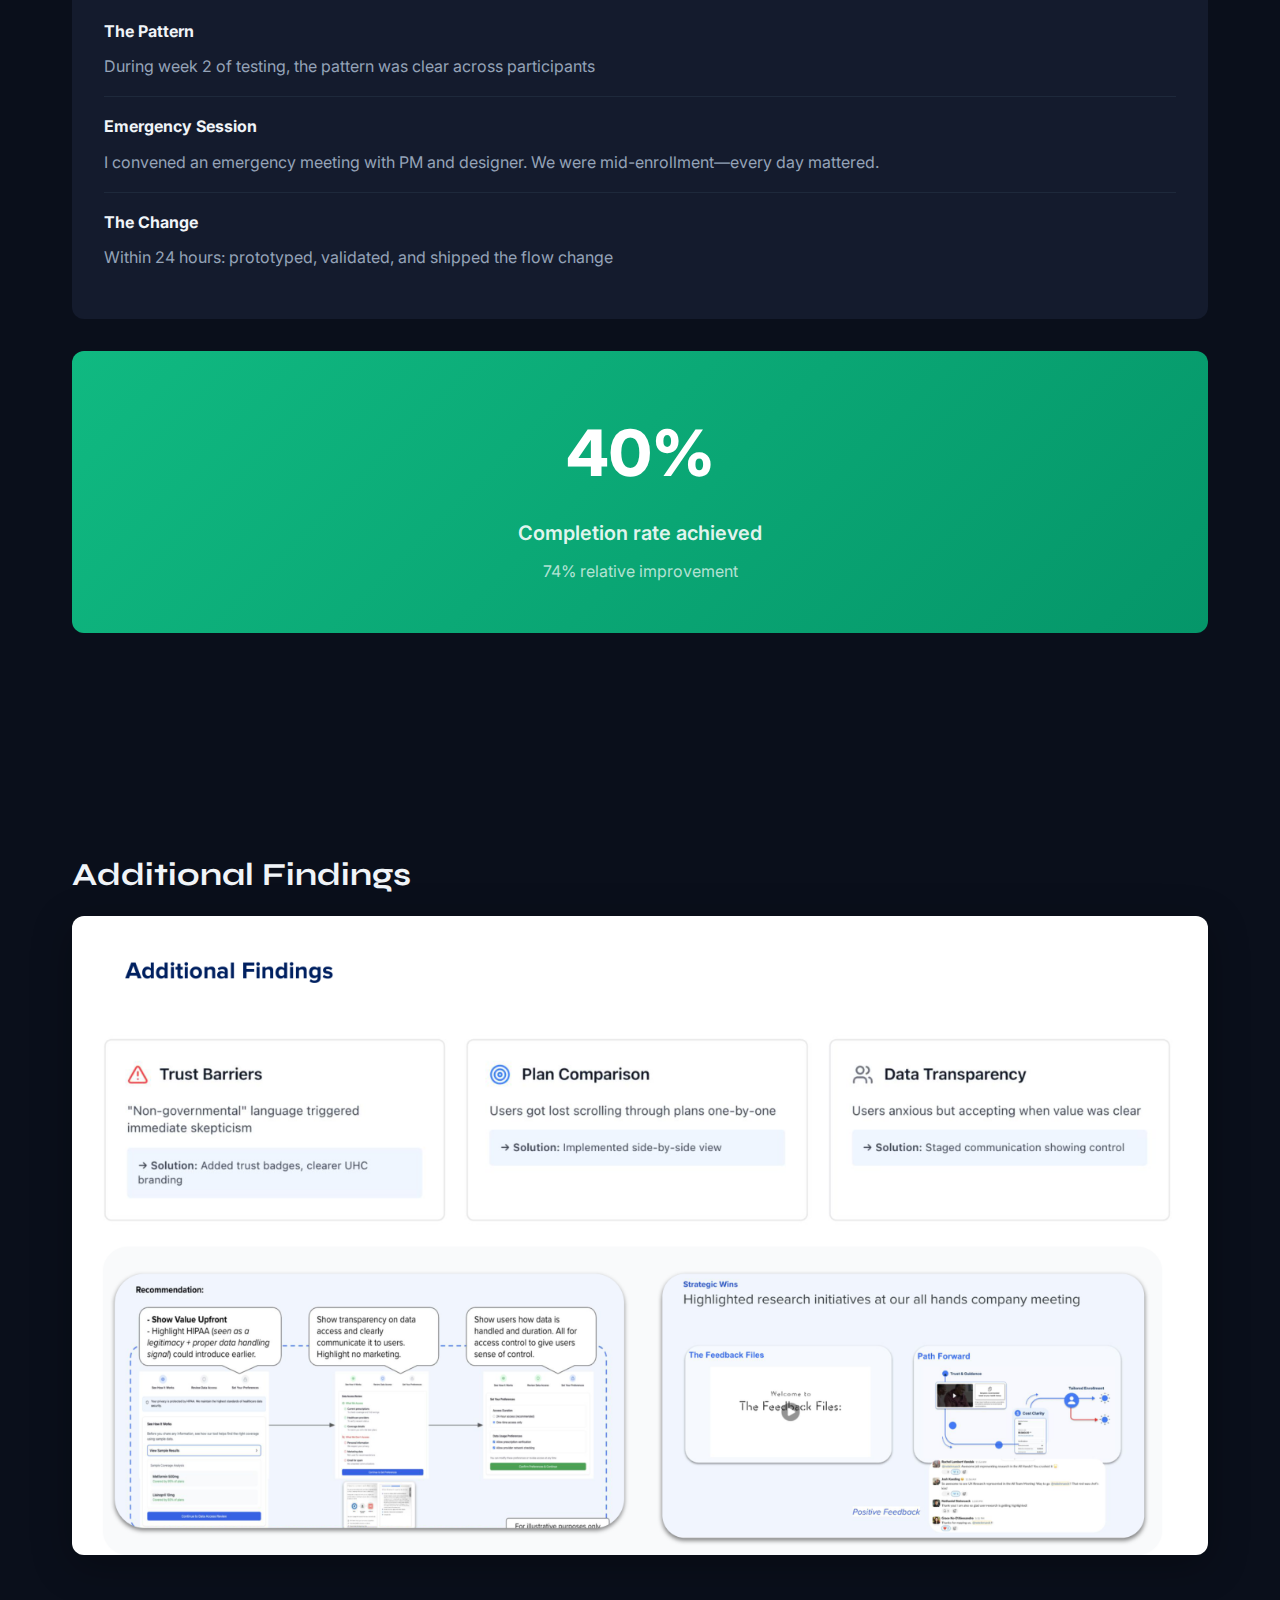
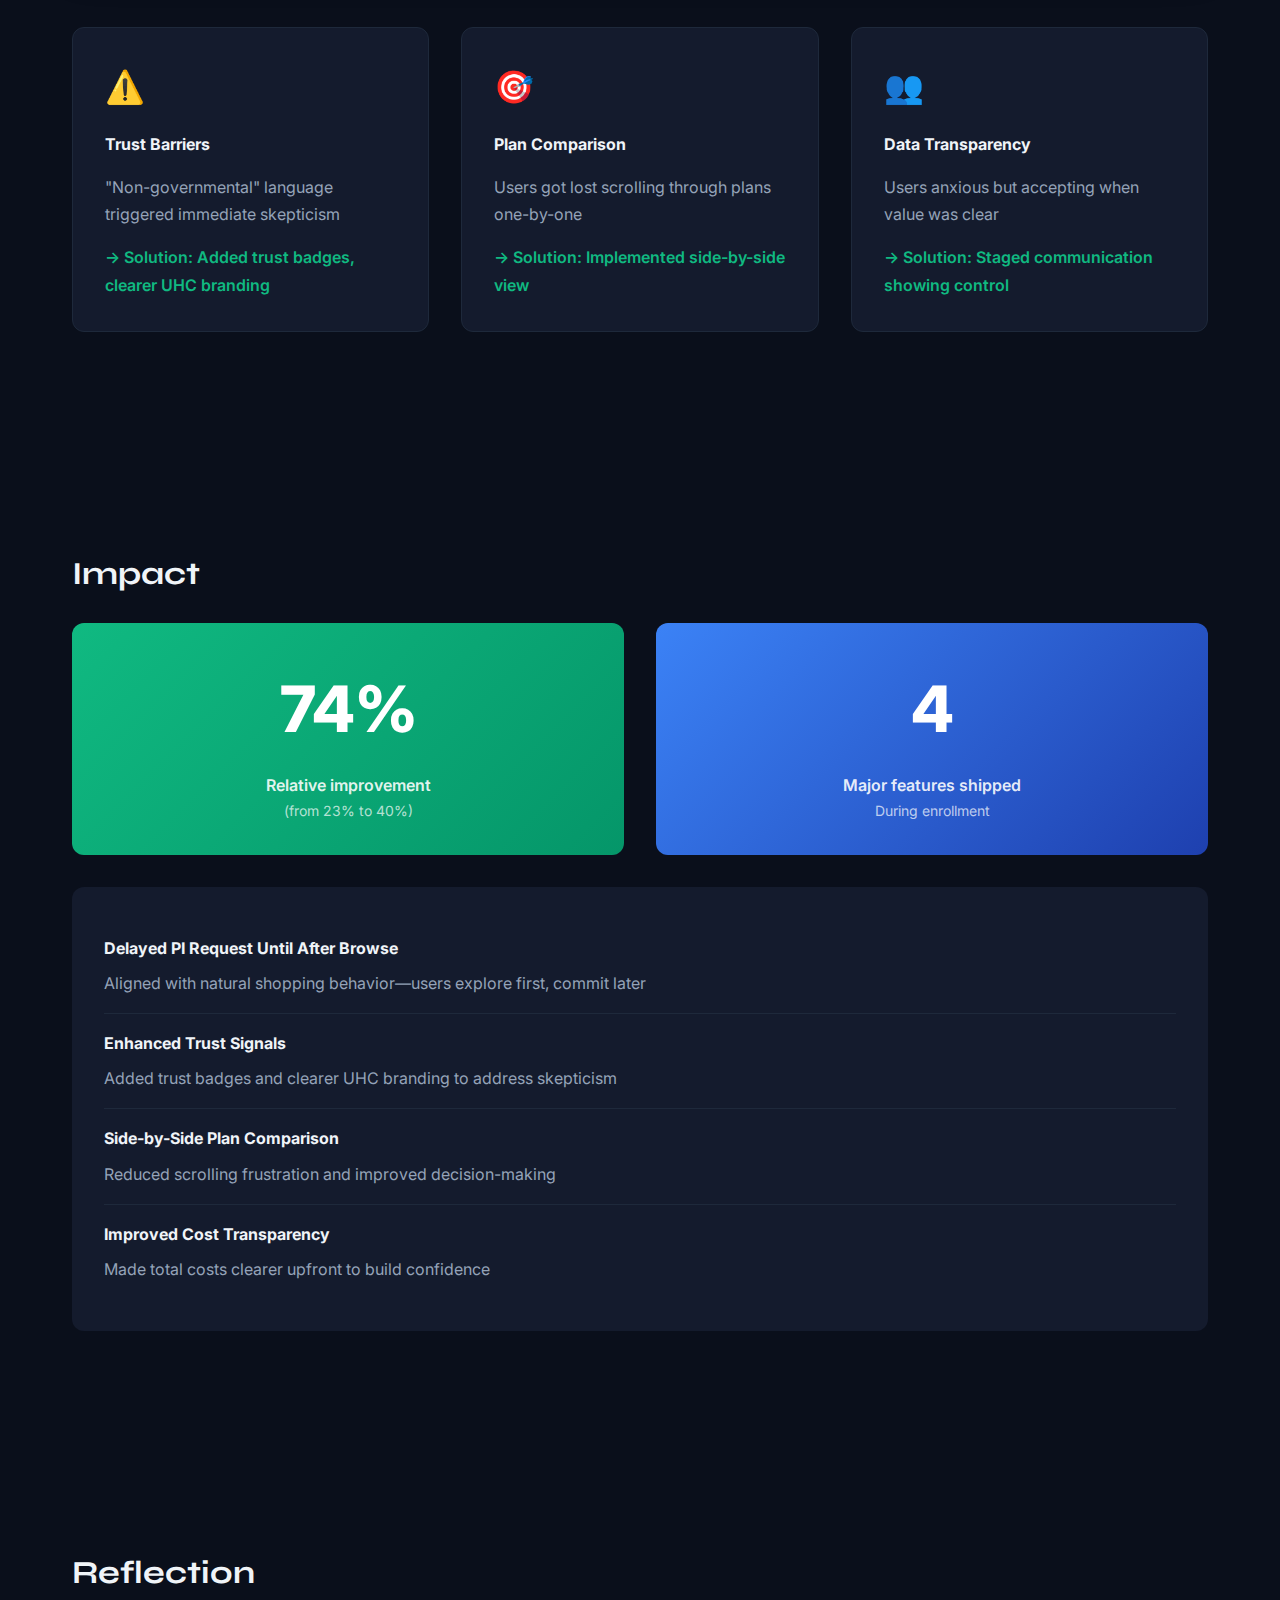
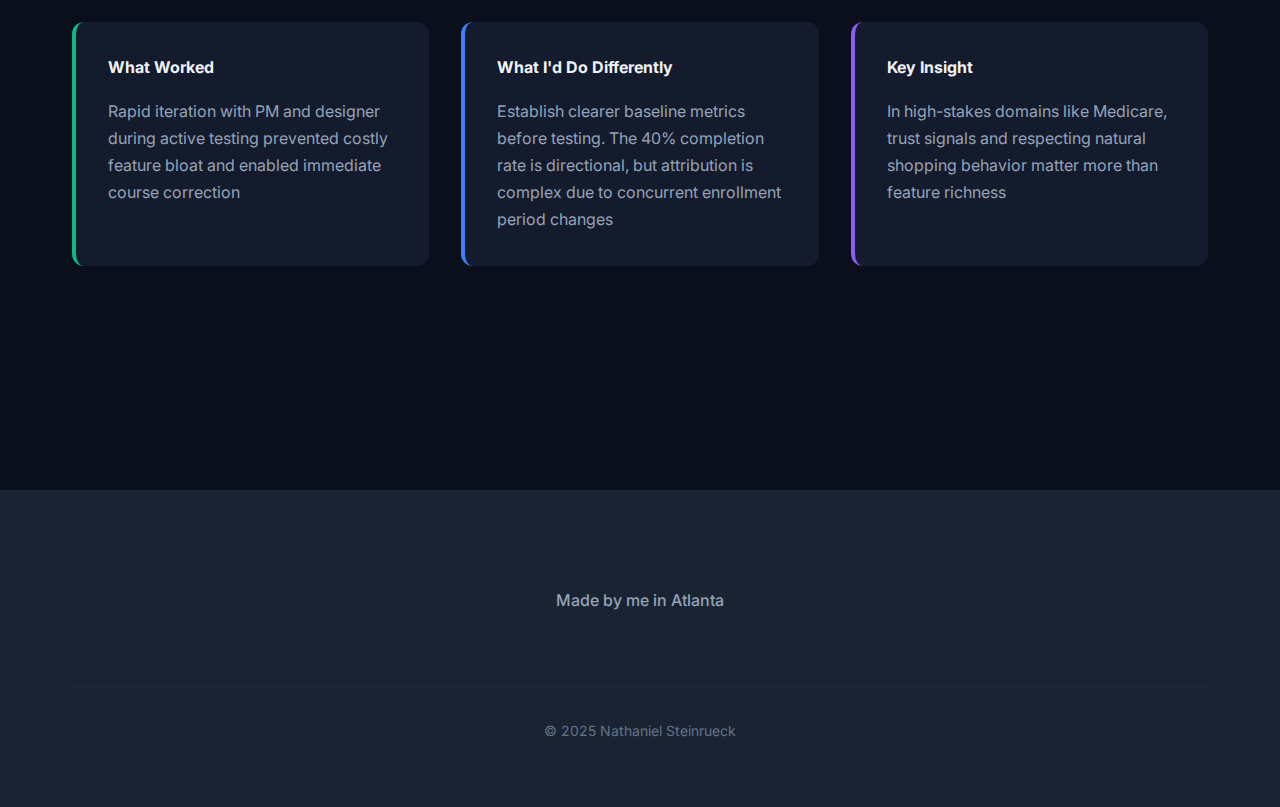
<file: medicare-trust-engine.html>
<!DOCTYPE html>
<html lang="en">
<head>
    <meta charset="UTF-8">
    <meta name="viewport" content="width=device-width, initial-scale=1.0">
    <title>Medicare Trust Engine - Nathaniel Steinrueck</title>
    <link rel="preconnect" href="https://fonts.googleapis.com">
    <link rel="preconnect" href="https://fonts.gstatic.com" crossorigin>
    <link href="https://fonts.googleapis.com/css2?family=Inter:wght@400;500;600;700&display=swap" rel="stylesheet">
    <link rel="stylesheet" href="css/style.css">
    <style>
        .case-study-hero {
            background: linear-gradient(135deg, #0A0F1B 0%, #1A2538 100%);
            padding: 120px 0 80px;
            text-align: center;
        }

        .case-study-title {
            font-family: 'Syne', sans-serif;
            font-size: clamp(2rem, 5vw, 3.5rem);
            font-weight: 800;
            color: #F0F4F8;
            margin-bottom: 1rem;
        }

        .case-study-subtitle {
            font-size: 1.25rem;
            color: #94A3B8;
            margin-bottom: 2rem;
        }

        .case-study-meta {
            font-size: 1rem;
            color: #64748B;
            margin-bottom: 0.5rem;
        }

        .case-study-content {
            max-width: 1200px;
            margin: 0 auto;
            padding: 4rem 2rem;
        }

        .content-section {
            margin-bottom: 4rem;
        }

        .section-title-case {
            font-family: 'Syne', sans-serif;
            font-size: 2rem;
            font-weight: 700;
            color: #F0F4F8;
            margin-bottom: 1.5rem;
        }

        .problem-box {
            background: rgba(239, 68, 68, 0.1);
            border-left: 4px solid #EF4444;
            padding: 2rem;
            border-radius: 8px;
            margin: 2rem 0;
        }

        .problem-stat {
            font-size: 4rem;
            font-weight: 800;
            color: #EF4444;
            margin-bottom: 1rem;
        }

        .problem-title {
            font-size: 1.5rem;
            font-weight: 700;
            color: #F0F4F8;
            margin-bottom: 1rem;
        }

        .problem-desc {
            color: #94A3B8;
            line-height: 1.7;
        }

        .research-grid {
            display: grid;
            grid-template-columns: repeat(auto-fit, minmax(300px, 1fr));
            gap: 2rem;
            margin: 2rem 0;
        }

        .research-card {
            background: #141B2D;
            border: 1px solid #1E293B;
            border-radius: 12px;
            padding: 2rem;
        }

        .research-card h4 {
            font-size: 1.25rem;
            color: #3B82F6;
            margin-bottom: 1rem;
            display: flex;
            align-items: center;
            gap: 0.5rem;
        }

        .research-card ul {
            list-style: none;
            padding: 0;
        }

        .research-card li {
            color: #94A3B8;
            margin-bottom: 0.5rem;
            padding-left: 1.5rem;
            position: relative;
        }

        .research-card li::before {
            content: "→";
            position: absolute;
            left: 0;
            color: #3B82F6;
        }

        .hypothesis-list {
            display: flex;
            flex-direction: column;
            gap: 1rem;
            margin: 2rem 0;
        }

        .hypothesis-item {
            background: #141B2D;
            border-left: 4px solid #3B82F6;
            padding: 1.5rem;
            border-radius: 8px;
        }

        .hypothesis-item.secondary {
            border-left-color: #64748B;
        }

        .hypothesis-title {
            font-weight: 700;
            color: #F0F4F8;
            margin-bottom: 0.5rem;
        }

        .hypothesis-desc {
            color: #94A3B8;
        }

        .finding-box {
            background: rgba(251, 191, 36, 0.1);
            border-left: 4px solid #FBB F24;
            padding: 2rem;
            border-radius: 8px;
            margin: 2rem 0;
        }

        .finding-title {
            font-size: 1.5rem;
            font-weight: 700;
            color: #F0F4F8;
            margin-bottom: 1rem;
        }

        .finding-desc {
            color: #94A3B8;
            line-height: 1.7;
            margin-bottom: 1.5rem;
        }

        .finding-details {
            display: grid;
            grid-template-columns: repeat(auto-fit, minmax(200px, 1fr));
            gap: 1rem;
        }

        .detail-card {
            background: #0F172A;
            padding: 1.5rem;
            border-radius: 8px;
        }

        .detail-label {
            font-size: 0.875rem;
            color: #64748B;
            text-transform: uppercase;
            letter-spacing: 0.05em;
            margin-bottom: 0.5rem;
        }

        .detail-value {
            color: #F0F4F8;
            font-weight: 600;
        }

        .quote-box {
            background: #141B2D;
            border-left: 4px solid #10B981;
            padding: 1.5rem;
            border-radius: 8px;
            margin: 2rem 0;
            font-style: italic;
            color: #94A3B8;
        }

        .impact-grid {
            display: grid;
            grid-template-columns: repeat(auto-fit, minmax(250px, 1fr));
            gap: 2rem;
            margin: 2rem 0;
        }

        .impact-stat {
            background: linear-gradient(135deg, #10B981 0%, #059669 100%);
            padding: 2rem;
            border-radius: 12px;
            text-align: center;
        }

        .impact-number {
            font-size: 4rem;
            font-weight: 800;
            color: white;
            margin-bottom: 0.5rem;
        }

        .impact-label {
            color: rgba(255, 255, 255, 0.9);
            font-weight: 600;
        }

        .impact-sublabel {
            color: rgba(255, 255, 255, 0.7);
            font-size: 0.875rem;
        }

        .impact-list {
            background: #141B2D;
            border-radius: 12px;
            padding: 2rem;
            margin: 2rem 0;
        }

        .impact-item {
            padding: 1rem 0;
            border-bottom: 1px solid #1E293B;
        }

        .impact-item:last-child {
            border-bottom: none;
        }

        .impact-item-title {
            font-weight: 700;
            color: #F0F4F8;
            margin-bottom: 0.5rem;
        }

        .impact-item-desc {
            color: #94A3B8;
        }

        .reflection-grid {
            display: grid;
            grid-template-columns: repeat(auto-fit, minmax(300px, 1fr));
            gap: 2rem;
            margin: 2rem 0;
        }

        .reflection-card {
            background: #141B2D;
            border-radius: 12px;
            padding: 2rem;
        }

        .reflection-card.success {
            border-left: 4px solid #10B981;
        }

        .reflection-card.learning {
            border-left: 4px solid #3B82F6;
        }

        .reflection-card.insight {
            border-left: 4px solid #8B5CF6;
        }

        .reflection-card-title {
            font-weight: 700;
            color: #F0F4F8;
            margin-bottom: 1rem;
        }

        .reflection-card-content {
            color: #94A3B8;
            line-height: 1.7;
        }

        .additional-findings {
            display: grid;
            grid-template-columns: repeat(auto-fit, minmax(300px, 1fr));
            gap: 2rem;
            margin: 2rem 0;
        }

        .additional-card {
            background: #141B2D;
            border: 1px solid #1E293B;
            border-radius: 12px;
            padding: 2rem;
            transition: all 0.3s ease;
        }

        .additional-card:hover {
            border-color: #3B82F6;
            transform: translateY(-4px);
        }

        .additional-icon {
            font-size: 2rem;
            margin-bottom: 1rem;
        }

        .additional-title {
            font-weight: 700;
            color: #F0F4F8;
            margin-bottom: 1rem;
        }

        .additional-desc {
            color: #94A3B8;
            margin-bottom: 1rem;
        }

        .additional-solution {
            color: #10B981;
            font-weight: 600;
            display: flex;
            align-items: center;
            gap: 0.5rem;
        }

        .back-link {
            display: inline-flex;
            align-items: center;
            gap: 0.5rem;
            color: #3B82F6;
            font-weight: 600;
            margin-bottom: 2rem;
            transition: all 0.3s ease;
        }

        .back-link:hover {
            color: #10B981;
            transform: translateX(-4px);
        }

        .image-grid-2 {
            display: grid;
            grid-template-columns: 1fr 1fr;
            gap: 2rem;
            margin-bottom: 2rem;
        }

        .image-grid-2 img {
            width: 100%;
            border-radius: 12px;
            box-shadow: 0 10px 40px rgba(0, 0, 0, 0.3);
        }

        @media (max-width: 768px) {
            .image-grid-2 {
                grid-template-columns: 1fr;
            }
        }
    </style>
</head>
<body>
    <header class="header">
        <nav class="nav-container">
            <div class="logo">
                <a href="index.html">NS</a>
            </div>
            <ul class="nav-links">
                <li><a href="index.html#about" class="nav-link">About</a></li>
                <li><a href="index.html#work" class="nav-link">Work</a></li>
                <li><a href="index.html#writing" class="nav-link">Writing</a></li>
                <li><a href="index.html#contact" class="nav-link cta-nav">Let's Talk</a></li>
            </ul>
            <button class="mobile-menu-toggle" aria-label="Toggle menu">
                <span></span>
                <span></span>
                <span></span>
            </button>
        </nav>
    </header>

    <main>
        <section class="case-study-hero">
            <div class="container">
                <a href="index.html#work" class="back-link">← Back to Work</a>
                <h1 class="case-study-title">Improving Shopping for Medicare</h1>
                <p class="case-study-subtitle">Improving online enrollment and driving higher conversion</p>
                <p class="case-study-meta">RVO Health × UHC • 2024</p>
                <p class="case-study-meta">Role: Lead UX Researcher • Usability Testing & User Journey Optimization</p>
            </div>
        </section>

        <div class="case-study-content">
            <!-- The Problem -->
            <section class="content-section">
                <h2 class="section-title-case">The Problem</h2>
                <div class="problem-box">
                    <div class="problem-stat">51%</div>
                    <div class="problem-title">Drop-off at personal information page</div>
                    <p class="problem-desc">During the critical Annual Enrollment Period—meaning lost enrollments, wasted marketing spend, and missed revenue</p>
                </div>
                <img src="images/medicare-case-study/page3.png" alt="Medicare homepage showing the problem area" style="width: 100%; border-radius: 12px; margin-top: 2rem; box-shadow: 0 10px 40px rgba(0, 0, 0, 0.3);">
            </section>

            <!-- Research Approach -->
            <section class="content-section">
                <h2 class="section-title-case">Research Approach</h2>
                <div class="research-grid">
                    <div class="research-card">
                        <h4>📊 Site Data Analysis</h4>
                        <ul>
                            <li>Analyzed 2024 Annual Enrollment Period data to identify patterns</li>
                            <li>Evaluated both UHC and HelloMedicare data</li>
                            <li>Identified drop-off points</li>
                            <li>Generated testable hypotheses</li>
                        </ul>
                    </div>
                    <div class="research-card">
                        <h4>👥 Moderated Testing</h4>
                        <ul>
                            <li>15 participants (age 65+)</li>
                            <li>Tested live enrollment flows across three websites</li>
                            <li>HelloMedicare, UHC, and eHealth (competitor)</li>
                            <li>Live websites in production</li>
                        </ul>
                    </div>
                </div>
            </section>

            <!-- Core Hypotheses -->
            <section class="content-section">
                <h2 class="section-title-case">Core Hypotheses</h2>
                <img src="images/medicare-case-study/page5.png" alt="User flow diagrams and hypotheses" style="width: 100%; border-radius: 12px; margin-bottom: 2rem; box-shadow: 0 10px 40px rgba(0, 0, 0, 0.3);">
                <div class="hypothesis-list">
                    <div class="hypothesis-item">
                        <div class="hypothesis-title">Path Selection</div>
                        <div class="hypothesis-desc">New Medicare shoppers are more likely to choose the guided match flow path</div>
                    </div>
                    <div class="hypothesis-item secondary">
                        <div class="hypothesis-title">Trust Timing</div>
                        <div class="hypothesis-desc">Trust levels vary depending on when health information is requested</div>
                    </div>
                    <div class="hypothesis-item">
                        <div class="hypothesis-title">Awareness</div>
                        <div class="hypothesis-desc">Users recognize and distinguish between browse and guided flows</div>
                    </div>
                    <div class="hypothesis-item secondary">
                        <div class="hypothesis-title">Navigation Confidence</div>
                        <div class="hypothesis-desc">Results page navigation confidence correlates with users' digital literacy</div>
                    </div>
                    <div class="hypothesis-item">
                        <div class="hypothesis-title">Content Influence</div>
                        <div class="hypothesis-desc">Messaging and content placement will significantly impact flow entry engagement</div>
                    </div>
                </div>
            </section>

            <!-- Key Finding -->
            <section class="content-section">
                <h2 class="section-title-case">Key Finding</h2>
                <img src="images/medicare-case-study/page7.png" alt="Plan card comparison showing current and improved designs" style="width: 100%; border-radius: 12px; margin-bottom: 2rem; box-shadow: 0 10px 40px rgba(0, 0, 0, 0.3);">
                <div class="finding-box">
                    <div class="finding-title">Users needed to browse BEFORE sharing personal information</div>
                    <p class="finding-desc">Despite our assumption that a guided "match" flow would help users, 11 out of 15 participants preferred exploring plans first—typical shopping behavior we'd overlooked</p>
                    <div class="finding-details">
                        <div class="detail-card">
                            <div class="detail-label">Evidence</div>
                            <div class="detail-value">11/15 participants preferred browsing first</div>
                        </div>
                        <div class="detail-card">
                            <div class="detail-label">Impact</div>
                            <div class="detail-value">Personal info request was creating immediate barrier to entry</div>
                        </div>
                        <div class="detail-card">
                            <div class="detail-label">Recommendation</div>
                            <div class="detail-value">Delay PI request; add browse CTA</div>
                        </div>
                    </div>
                </div>
                <div class="quote-box">
                    "I need to see what's out there before I give you my information. How do I know this is worth my time?"
                    <div style="margin-top: 0.5rem; font-size: 0.875rem; color: #64748B;">— Participant quote</div>
                </div>
            </section>

            <!-- Quick Spike -->
            <section class="content-section">
                <h2 class="section-title-case">Rapid Response: Quick Spike</h2>
                <p style="color: #94A3B8; margin-bottom: 2rem;">Immediate Product Improvements - collaborating with PM to implement immediate changes during active enrollment.</p>

                <img src="images/medicare-case-study/page9.png" alt="User flow comparison showing before and after changes" style="width: 100%; border-radius: 12px; margin-bottom: 2rem; box-shadow: 0 10px 40px rgba(0, 0, 0, 0.3);">

                <div class="impact-list">
                    <div class="impact-item">
                        <div class="impact-item-title">The Pattern</div>
                        <div class="impact-item-desc">During week 2 of testing, the pattern was clear across participants</div>
                    </div>
                    <div class="impact-item">
                        <div class="impact-item-title">Emergency Session</div>
                        <div class="impact-item-desc">I convened an emergency meeting with PM and designer. We were mid-enrollment—every day mattered.</div>
                    </div>
                    <div class="impact-item">
                        <div class="impact-item-title">The Change</div>
                        <div class="impact-item-desc">Within 24 hours: prototyped, validated, and shipped the flow change</div>
                    </div>
                </div>

                <div style="background: linear-gradient(135deg, #10B981 0%, #059669 100%); padding: 3rem; border-radius: 12px; text-align: center; margin: 2rem 0;">
                    <div style="font-size: 4rem; font-weight: 800; color: white; margin-bottom: 0.5rem;">40%</div>
                    <div style="color: rgba(255, 255, 255, 0.9); font-weight: 600; font-size: 1.25rem;">Completion rate achieved</div>
                    <div style="color: rgba(255, 255, 255, 0.7); margin-top: 0.5rem;">74% relative improvement</div>
                </div>
            </section>

            <!-- Additional Findings -->
            <section class="content-section">
                <h2 class="section-title-case">Additional Findings</h2>
                <img src="images/medicare-case-study/page11.png" alt="Additional findings showing trust barriers, plan comparison, and data transparency solutions" style="width: 100%; border-radius: 12px; margin-bottom: 2rem; box-shadow: 0 10px 40px rgba(0, 0, 0, 0.3);">
                <div class="additional-findings">
                    <div class="additional-card">
                        <div class="additional-icon">⚠️</div>
                        <div class="additional-title">Trust Barriers</div>
                        <p class="additional-desc">"Non-governmental" language triggered immediate skepticism</p>
                        <div class="additional-solution">
                            → Solution: Added trust badges, clearer UHC branding
                        </div>
                    </div>
                    <div class="additional-card">
                        <div class="additional-icon">🎯</div>
                        <div class="additional-title">Plan Comparison</div>
                        <p class="additional-desc">Users got lost scrolling through plans one-by-one</p>
                        <div class="additional-solution">
                            → Solution: Implemented side-by-side view
                        </div>
                    </div>
                    <div class="additional-card">
                        <div class="additional-icon">👥</div>
                        <div class="additional-title">Data Transparency</div>
                        <p class="additional-desc">Users anxious but accepting when value was clear</p>
                        <div class="additional-solution">
                            → Solution: Staged communication showing control
                        </div>
                    </div>
                </div>
            </section>

            <!-- Impact -->
            <section class="content-section">
                <h2 class="section-title-case">Impact</h2>
                <div class="impact-grid">
                    <div class="impact-stat">
                        <div class="impact-number">74%</div>
                        <div class="impact-label">Relative improvement</div>
                        <div class="impact-sublabel">(from 23% to 40%)</div>
                    </div>
                    <div class="impact-stat" style="background: linear-gradient(135deg, #3B82F6 0%, #1E40AF 100%);">
                        <div class="impact-number">4</div>
                        <div class="impact-label">Major features shipped</div>
                        <div class="impact-sublabel">During enrollment</div>
                    </div>
                </div>

                <div class="impact-list">
                    <div class="impact-item">
                        <div class="impact-item-title">Delayed PI Request Until After Browse</div>
                        <div class="impact-item-desc">Aligned with natural shopping behavior—users explore first, commit later</div>
                    </div>
                    <div class="impact-item">
                        <div class="impact-item-title">Enhanced Trust Signals</div>
                        <div class="impact-item-desc">Added trust badges and clearer UHC branding to address skepticism</div>
                    </div>
                    <div class="impact-item">
                        <div class="impact-item-title">Side-by-Side Plan Comparison</div>
                        <div class="impact-item-desc">Reduced scrolling frustration and improved decision-making</div>
                    </div>
                    <div class="impact-item">
                        <div class="impact-item-title">Improved Cost Transparency</div>
                        <div class="impact-item-desc">Made total costs clearer upfront to build confidence</div>
                    </div>
                </div>
            </section>

            <!-- Reflection -->
            <section class="content-section">
                <h2 class="section-title-case">Reflection</h2>
                <div class="reflection-grid">
                    <div class="reflection-card success">
                        <div class="reflection-card-title">What Worked</div>
                        <div class="reflection-card-content">Rapid iteration with PM and designer during active testing prevented costly feature bloat and enabled immediate course correction</div>
                    </div>
                    <div class="reflection-card learning">
                        <div class="reflection-card-title">What I'd Do Differently</div>
                        <div class="reflection-card-content">Establish clearer baseline metrics before testing. The 40% completion rate is directional, but attribution is complex due to concurrent enrollment period changes</div>
                    </div>
                    <div class="reflection-card insight">
                        <div class="reflection-card-title">Key Insight</div>
                        <div class="reflection-card-content">In high-stakes domains like Medicare, trust signals and respecting natural shopping behavior matter more than feature richness</div>
                    </div>
                </div>
            </section>
        </div>
    </main>

    <footer class="footer">
        <div class="container">
            <div class="footer-content-simple">
                <p class="footer-made">Made by me in Atlanta</p>
            </div>
            <div class="footer-bottom">
                <p>&copy; 2025 Nathaniel Steinrueck</p>
            </div>
        </div>
    </footer>

    <script src="js/main.js"></script>
</body>
</html>
</file>
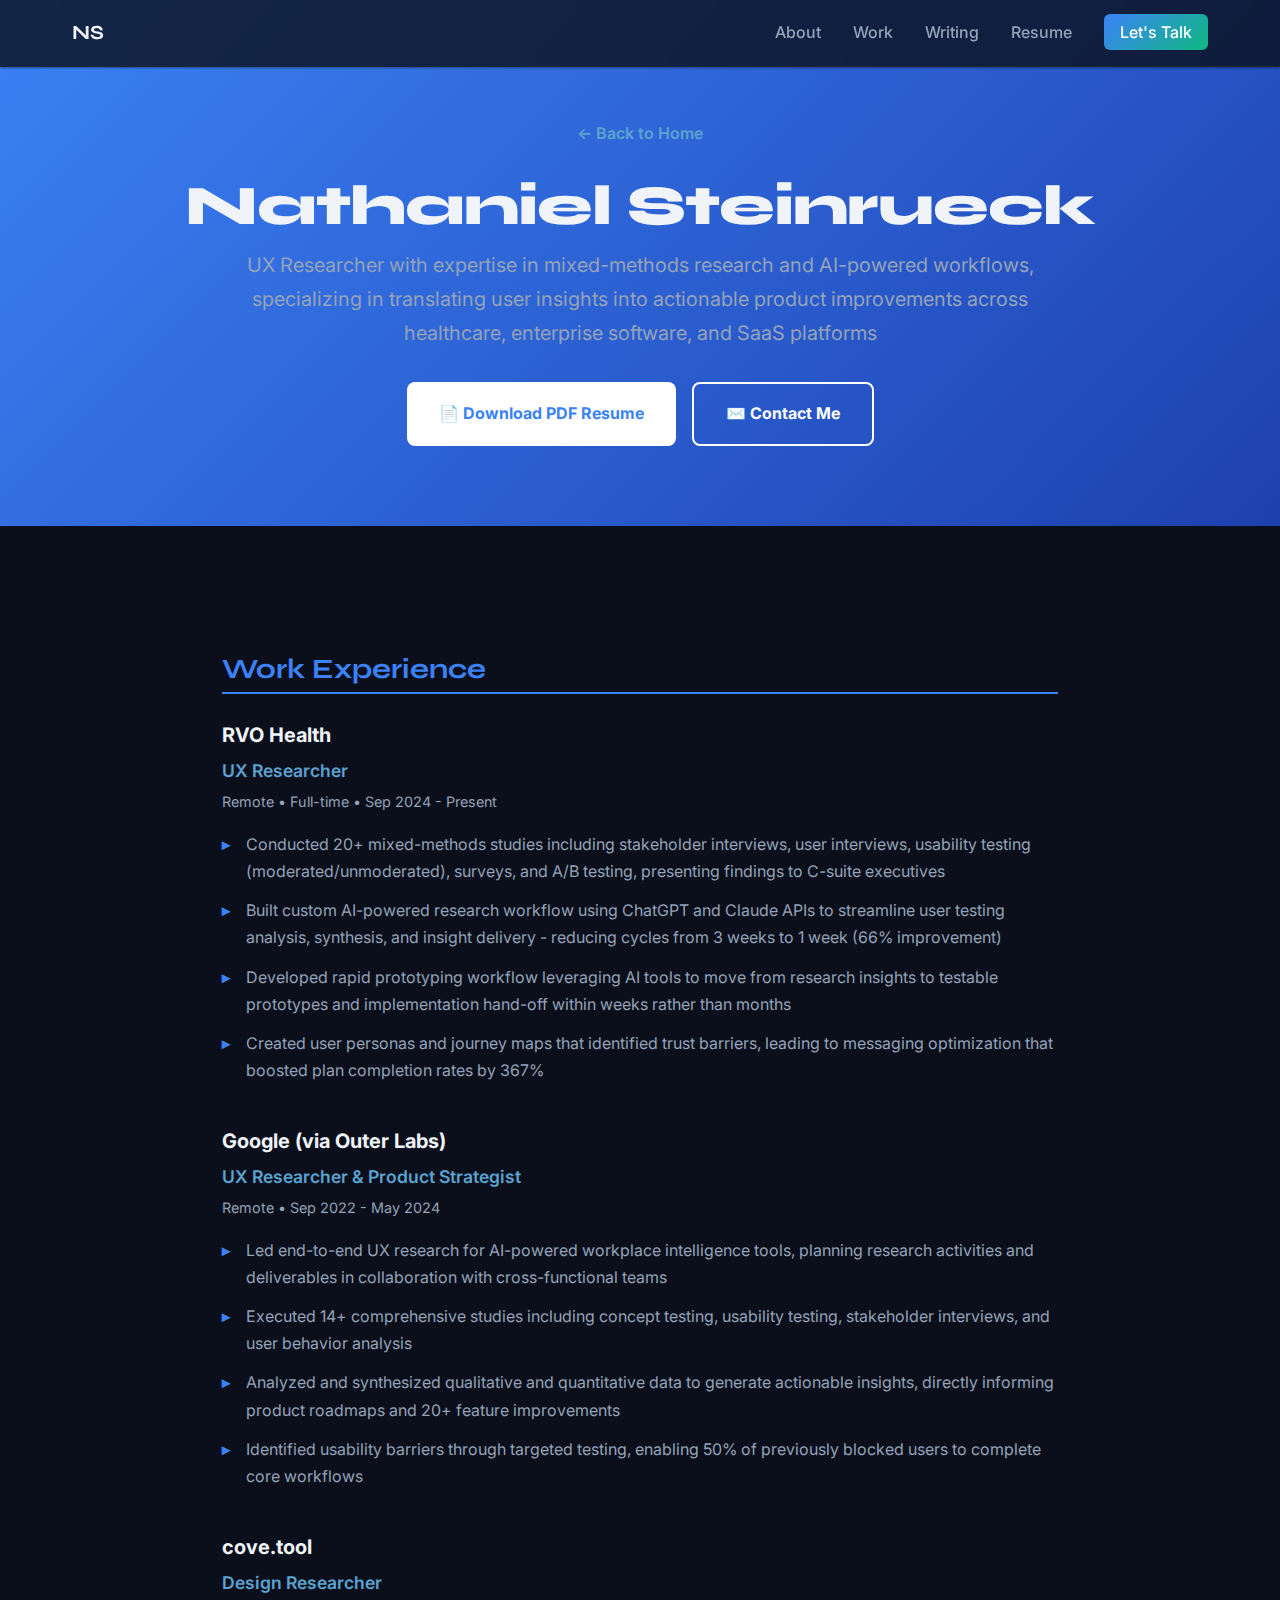
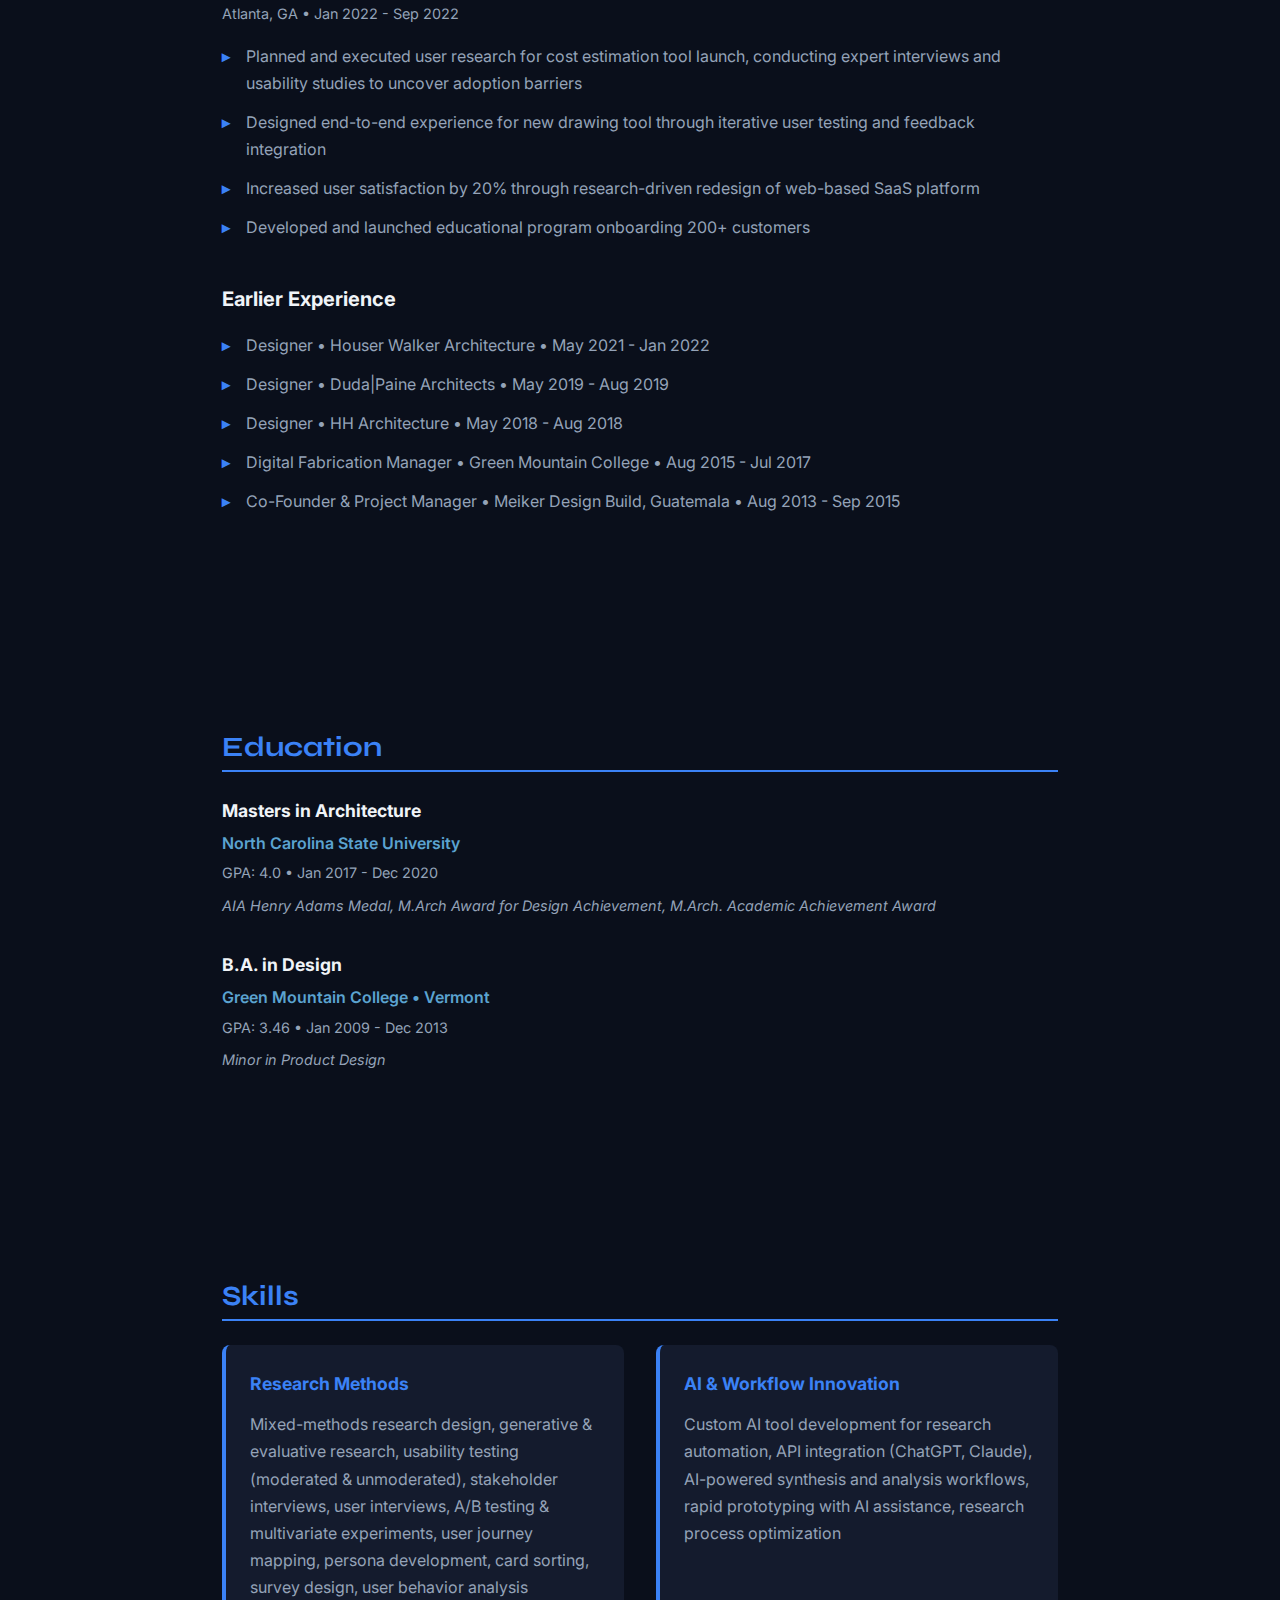
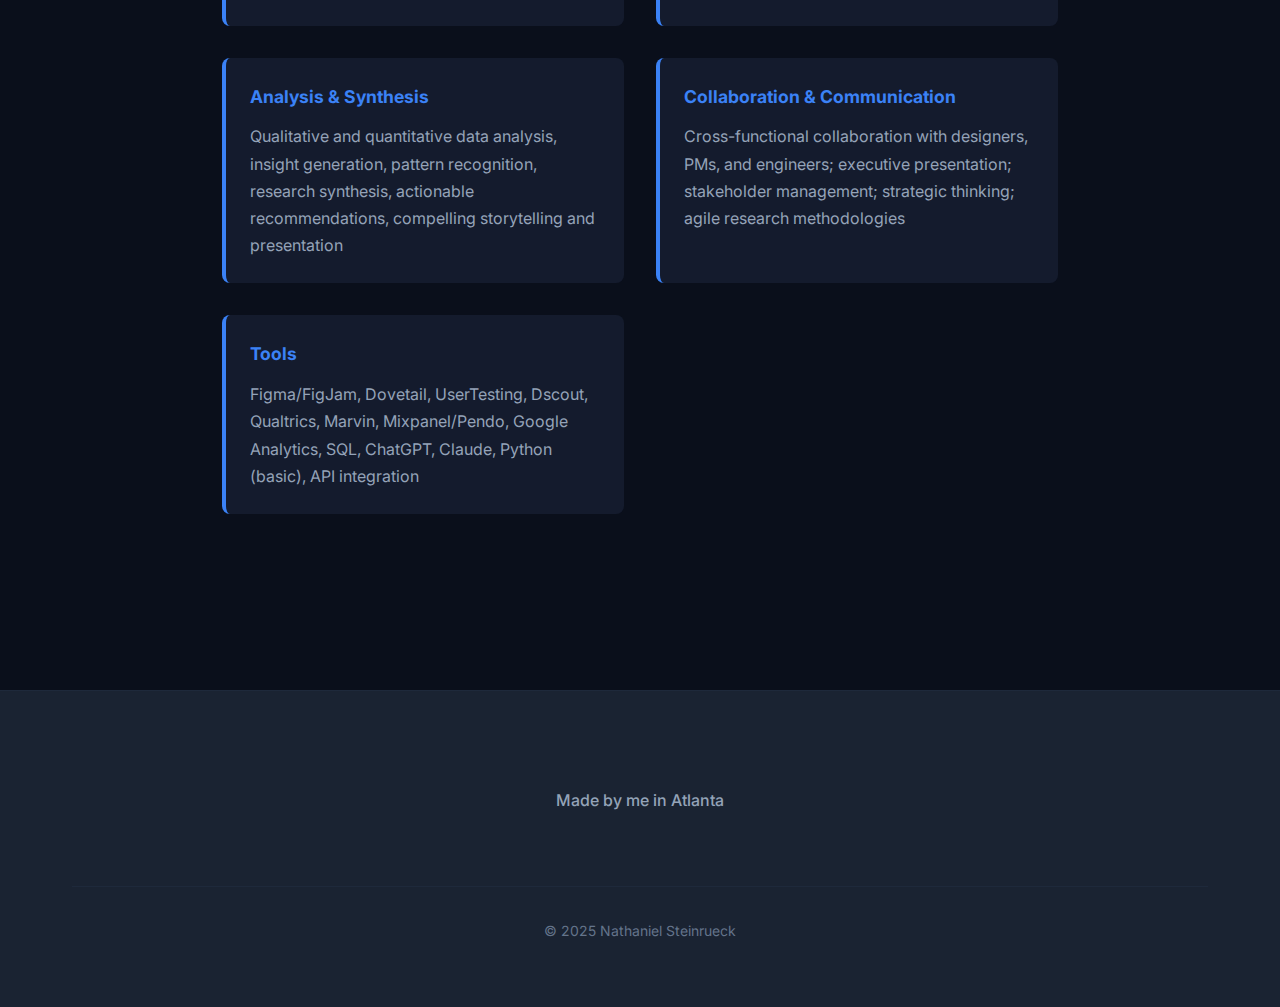
<file: resume.html>
<!DOCTYPE html>
<html lang="en">
<head>
    <meta charset="UTF-8">
    <meta name="viewport" content="width=device-width, initial-scale=1.0">
    <title>Resume - Nathaniel Steinrueck</title>
    <link rel="preconnect" href="https://fonts.googleapis.com">
    <link rel="preconnect" href="https://fonts.gstatic.com" crossorigin>
    <link href="https://fonts.googleapis.com/css2?family=Inter:wght@400;500;600;700&display=swap" rel="stylesheet">
    <link rel="stylesheet" href="css/style.css">
    <style>
        .resume-hero {
            background: linear-gradient(135deg, #3B82F6 0%, #1E40AF 100%);
            padding: 120px 0 80px;
            text-align: center;
        }

        .resume-title {
            font-family: 'Syne', sans-serif;
            font-size: clamp(2rem, 5vw, 3.5rem);
            font-weight: 800;
            color: #F0F4F8;
            margin-bottom: 1rem;
        }

        .resume-subtitle {
            font-size: 1.25rem;
            color: #94A3B8;
            margin-bottom: 2rem;
            max-width: 800px;
            margin-left: auto;
            margin-right: auto;
        }

        .resume-actions {
            display: flex;
            gap: 1rem;
            justify-content: center;
            margin-top: 2rem;
        }

        .download-btn {
            display: inline-flex;
            align-items: center;
            gap: 0.5rem;
            background: white;
            color: #3B82F6;
            padding: 1rem 2rem;
            border-radius: 8px;
            font-weight: 700;
            text-decoration: none;
            transition: all 0.3s ease;
        }

        .download-btn:hover {
            background: #F0F4F8;
            transform: translateY(-2px);
            box-shadow: 0 10px 20px rgba(0, 0, 0, 0.3);
        }

        .resume-content {
            max-width: 900px;
            margin: 0 auto;
            padding: 4rem 2rem;
        }

        .resume-section {
            margin-bottom: 3rem;
        }

        .section-title-resume {
            font-family: 'Syne', sans-serif;
            font-size: 1.75rem;
            font-weight: 700;
            color: #3B82F6;
            margin-bottom: 1.5rem;
            padding-bottom: 0.5rem;
            border-bottom: 2px solid #3B82F6;
        }

        .experience-item {
            margin-bottom: 2.5rem;
        }

        .job-header {
            margin-bottom: 1rem;
        }

        .company-name {
            font-size: 1.25rem;
            font-weight: 700;
            color: #F0F4F8;
            margin-bottom: 0.25rem;
        }

        .job-title {
            font-size: 1.1rem;
            font-weight: 600;
            color: #5BA3D0;
            margin-bottom: 0.25rem;
        }

        .job-meta {
            color: #94A3B8;
            font-size: 0.9rem;
        }

        .job-description {
            margin-top: 1rem;
        }

        .job-description ul {
            list-style: none;
            padding: 0;
        }

        .job-description li {
            color: #94A3B8;
            line-height: 1.7;
            margin-bottom: 0.75rem;
            padding-left: 1.5rem;
            position: relative;
        }

        .job-description li:before {
            content: "▸";
            position: absolute;
            left: 0;
            color: #3B82F6;
            font-weight: bold;
        }

        .education-item {
            margin-bottom: 2rem;
        }

        .degree-name {
            font-size: 1.1rem;
            font-weight: 700;
            color: #F0F4F8;
            margin-bottom: 0.25rem;
        }

        .school-name {
            color: #5BA3D0;
            font-weight: 600;
            margin-bottom: 0.25rem;
        }

        .education-meta {
            color: #94A3B8;
            font-size: 0.9rem;
            margin-bottom: 0.5rem;
        }

        .honors {
            color: #94A3B8;
            font-style: italic;
            font-size: 0.9rem;
        }

        .skills-grid {
            display: grid;
            gap: 2rem;
        }

        .skill-category {
            background: #141B2D;
            border-left: 4px solid #3B82F6;
            border-radius: 8px;
            padding: 1.5rem;
        }

        .skill-category-title {
            font-size: 1.1rem;
            font-weight: 700;
            color: #3B82F6;
            margin-bottom: 0.75rem;
        }

        .skill-category-content {
            color: #94A3B8;
            line-height: 1.7;
        }

        .back-link {
            display: inline-flex;
            align-items: center;
            gap: 0.5rem;
            color: #5BA3D0;
            font-weight: 600;
            margin-bottom: 2rem;
            transition: all 0.3s ease;
        }

        .back-link:hover {
            color: #10B981;
            transform: translateX(-4px);
        }
    </style>
</head>
<body>
    <header class="header">
        <nav class="nav-container">
            <div class="logo">
                <a href="index.html">NS</a>
            </div>
            <ul class="nav-links">
                <li><a href="index.html#about" class="nav-link">About</a></li>
                <li><a href="index.html#work" class="nav-link">Work</a></li>
                <li><a href="index.html#writing" class="nav-link">Writing</a></li>
                <li><a href="resume.html" class="nav-link">Resume</a></li>
                <li><a href="index.html#contact" class="nav-link cta-nav">Let's Talk</a></li>
            </ul>
            <button class="mobile-menu-toggle" aria-label="Toggle menu">
                <span></span>
                <span></span>
                <span></span>
            </button>
        </nav>
    </header>

    <main>
        <section class="resume-hero">
            <div class="container">
                <a href="index.html" class="back-link">← Back to Home</a>
                <h1 class="resume-title">Nathaniel Steinrueck</h1>
                <p class="resume-subtitle">UX Researcher with expertise in mixed-methods research and AI-powered workflows, specializing in translating user insights into actionable product improvements across healthcare, enterprise software, and SaaS platforms</p>
                <div class="resume-actions">
                    <a href="Nathaniel_Steinrueck_Resume.pdf" download class="download-btn">
                        📄 Download PDF Resume
                    </a>
                    <a href="mailto:steinrueckn@gmail.com" class="download-btn" style="background: transparent; border: 2px solid white; color: white;">
                        ✉️ Contact Me
                    </a>
                </div>
            </div>
        </section>

        <div class="resume-content">
            <!-- Work Experience -->
            <section class="resume-section">
                <h2 class="section-title-resume">Work Experience</h2>

                <div class="experience-item">
                    <div class="job-header">
                        <div class="company-name">RVO Health</div>
                        <div class="job-title">UX Researcher</div>
                        <div class="job-meta">Remote • Full-time • Sep 2024 - Present</div>
                    </div>
                    <div class="job-description">
                        <ul>
                            <li>Conducted 20+ mixed-methods studies including stakeholder interviews, user interviews, usability testing (moderated/unmoderated), surveys, and A/B testing, presenting findings to C-suite executives</li>
                            <li>Built custom AI-powered research workflow using ChatGPT and Claude APIs to streamline user testing analysis, synthesis, and insight delivery - reducing cycles from 3 weeks to 1 week (66% improvement)</li>
                            <li>Developed rapid prototyping workflow leveraging AI tools to move from research insights to testable prototypes and implementation hand-off within weeks rather than months</li>
                            <li>Created user personas and journey maps that identified trust barriers, leading to messaging optimization that boosted plan completion rates by 367%</li>
                        </ul>
                    </div>
                </div>

                <div class="experience-item">
                    <div class="job-header">
                        <div class="company-name">Google (via Outer Labs)</div>
                        <div class="job-title">UX Researcher & Product Strategist</div>
                        <div class="job-meta">Remote • Sep 2022 - May 2024</div>
                    </div>
                    <div class="job-description">
                        <ul>
                            <li>Led end-to-end UX research for AI-powered workplace intelligence tools, planning research activities and deliverables in collaboration with cross-functional teams</li>
                            <li>Executed 14+ comprehensive studies including concept testing, usability testing, stakeholder interviews, and user behavior analysis</li>
                            <li>Analyzed and synthesized qualitative and quantitative data to generate actionable insights, directly informing product roadmaps and 20+ feature improvements</li>
                            <li>Identified usability barriers through targeted testing, enabling 50% of previously blocked users to complete core workflows</li>
                        </ul>
                    </div>
                </div>

                <div class="experience-item">
                    <div class="job-header">
                        <div class="company-name">cove.tool</div>
                        <div class="job-title">Design Researcher</div>
                        <div class="job-meta">Atlanta, GA • Jan 2022 - Sep 2022</div>
                    </div>
                    <div class="job-description">
                        <ul>
                            <li>Planned and executed user research for cost estimation tool launch, conducting expert interviews and usability studies to uncover adoption barriers</li>
                            <li>Designed end-to-end experience for new drawing tool through iterative user testing and feedback integration</li>
                            <li>Increased user satisfaction by 20% through research-driven redesign of web-based SaaS platform</li>
                            <li>Developed and launched educational program onboarding 200+ customers</li>
                        </ul>
                    </div>
                </div>

                <div class="experience-item">
                    <div class="job-header">
                        <div class="company-name">Earlier Experience</div>
                    </div>
                    <div class="job-description">
                        <ul>
                            <li>Designer • Houser Walker Architecture • May 2021 - Jan 2022</li>
                            <li>Designer • Duda|Paine Architects • May 2019 - Aug 2019</li>
                            <li>Designer • HH Architecture • May 2018 - Aug 2018</li>
                            <li>Digital Fabrication Manager • Green Mountain College • Aug 2015 - Jul 2017</li>
                            <li>Co-Founder & Project Manager • Meiker Design Build, Guatemala • Aug 2013 - Sep 2015</li>
                        </ul>
                    </div>
                </div>
            </section>

            <!-- Education -->
            <section class="resume-section">
                <h2 class="section-title-resume">Education</h2>

                <div class="education-item">
                    <div class="degree-name">Masters in Architecture</div>
                    <div class="school-name">North Carolina State University</div>
                    <div class="education-meta">GPA: 4.0 • Jan 2017 - Dec 2020</div>
                    <div class="honors">AIA Henry Adams Medal, M.Arch Award for Design Achievement, M.Arch. Academic Achievement Award</div>
                </div>

                <div class="education-item">
                    <div class="degree-name">B.A. in Design</div>
                    <div class="school-name">Green Mountain College • Vermont</div>
                    <div class="education-meta">GPA: 3.46 • Jan 2009 - Dec 2013</div>
                    <div class="honors">Minor in Product Design</div>
                </div>
            </section>

            <!-- Skills -->
            <section class="resume-section">
                <h2 class="section-title-resume">Skills</h2>

                <div class="skills-grid">
                    <div class="skill-category">
                        <div class="skill-category-title">Research Methods</div>
                        <div class="skill-category-content">
                            Mixed-methods research design, generative & evaluative research, usability testing (moderated & unmoderated), stakeholder interviews, user interviews, A/B testing & multivariate experiments, user journey mapping, persona development, card sorting, survey design, user behavior analysis
                        </div>
                    </div>

                    <div class="skill-category">
                        <div class="skill-category-title">AI & Workflow Innovation</div>
                        <div class="skill-category-content">
                            Custom AI tool development for research automation, API integration (ChatGPT, Claude), AI-powered synthesis and analysis workflows, rapid prototyping with AI assistance, research process optimization
                        </div>
                    </div>

                    <div class="skill-category">
                        <div class="skill-category-title">Analysis & Synthesis</div>
                        <div class="skill-category-content">
                            Qualitative and quantitative data analysis, insight generation, pattern recognition, research synthesis, actionable recommendations, compelling storytelling and presentation
                        </div>
                    </div>

                    <div class="skill-category">
                        <div class="skill-category-title">Collaboration & Communication</div>
                        <div class="skill-category-content">
                            Cross-functional collaboration with designers, PMs, and engineers; executive presentation; stakeholder management; strategic thinking; agile research methodologies
                        </div>
                    </div>

                    <div class="skill-category">
                        <div class="skill-category-title">Tools</div>
                        <div class="skill-category-content">
                            Figma/FigJam, Dovetail, UserTesting, Dscout, Qualtrics, Marvin, Mixpanel/Pendo, Google Analytics, SQL, ChatGPT, Claude, Python (basic), API integration
                        </div>
                    </div>
                </div>
            </section>
        </div>
    </main>

    <footer class="footer">
        <div class="container">
            <div class="footer-content-simple">
                <p class="footer-made">Made by me in Atlanta</p>
            </div>
            <div class="footer-bottom">
                <p>&copy; 2025 Nathaniel Steinrueck</p>
            </div>
        </div>
    </footer>

    <script src="js/main.js"></script>
</body>
</html>
</file>
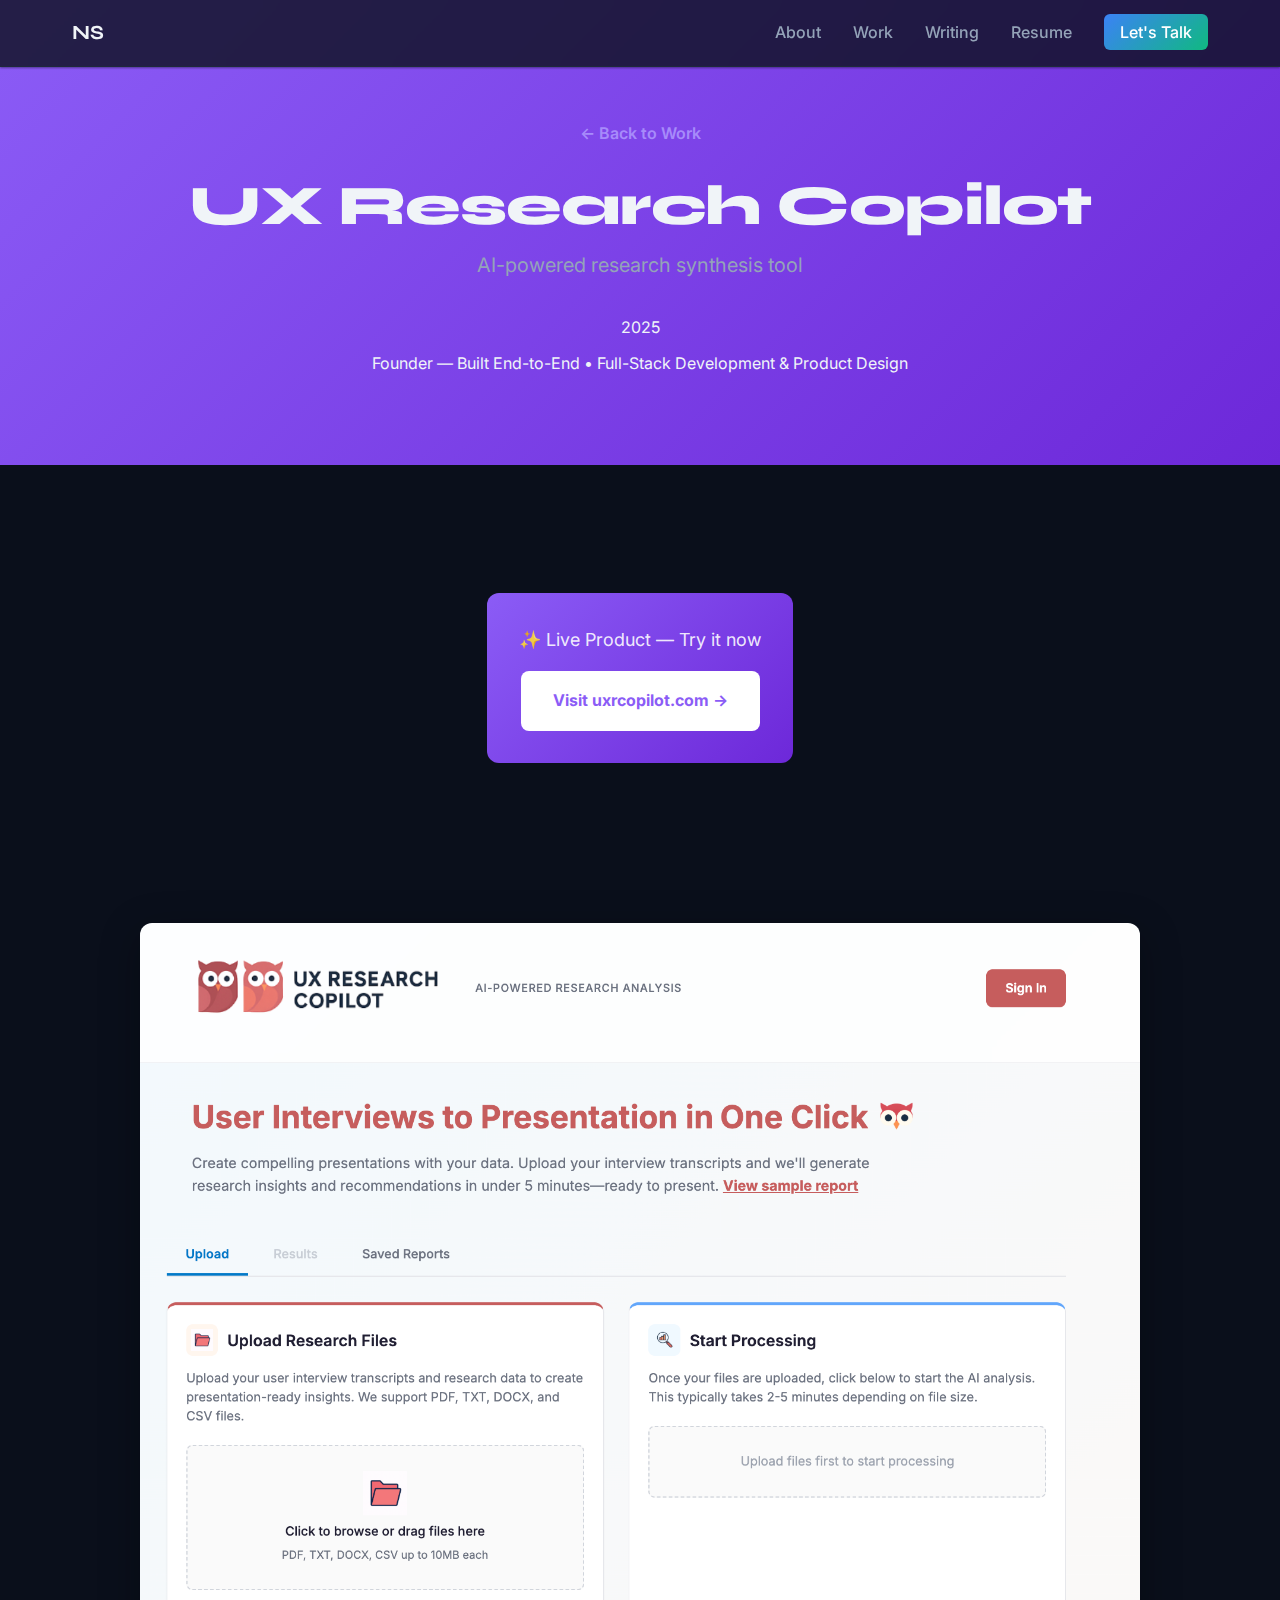
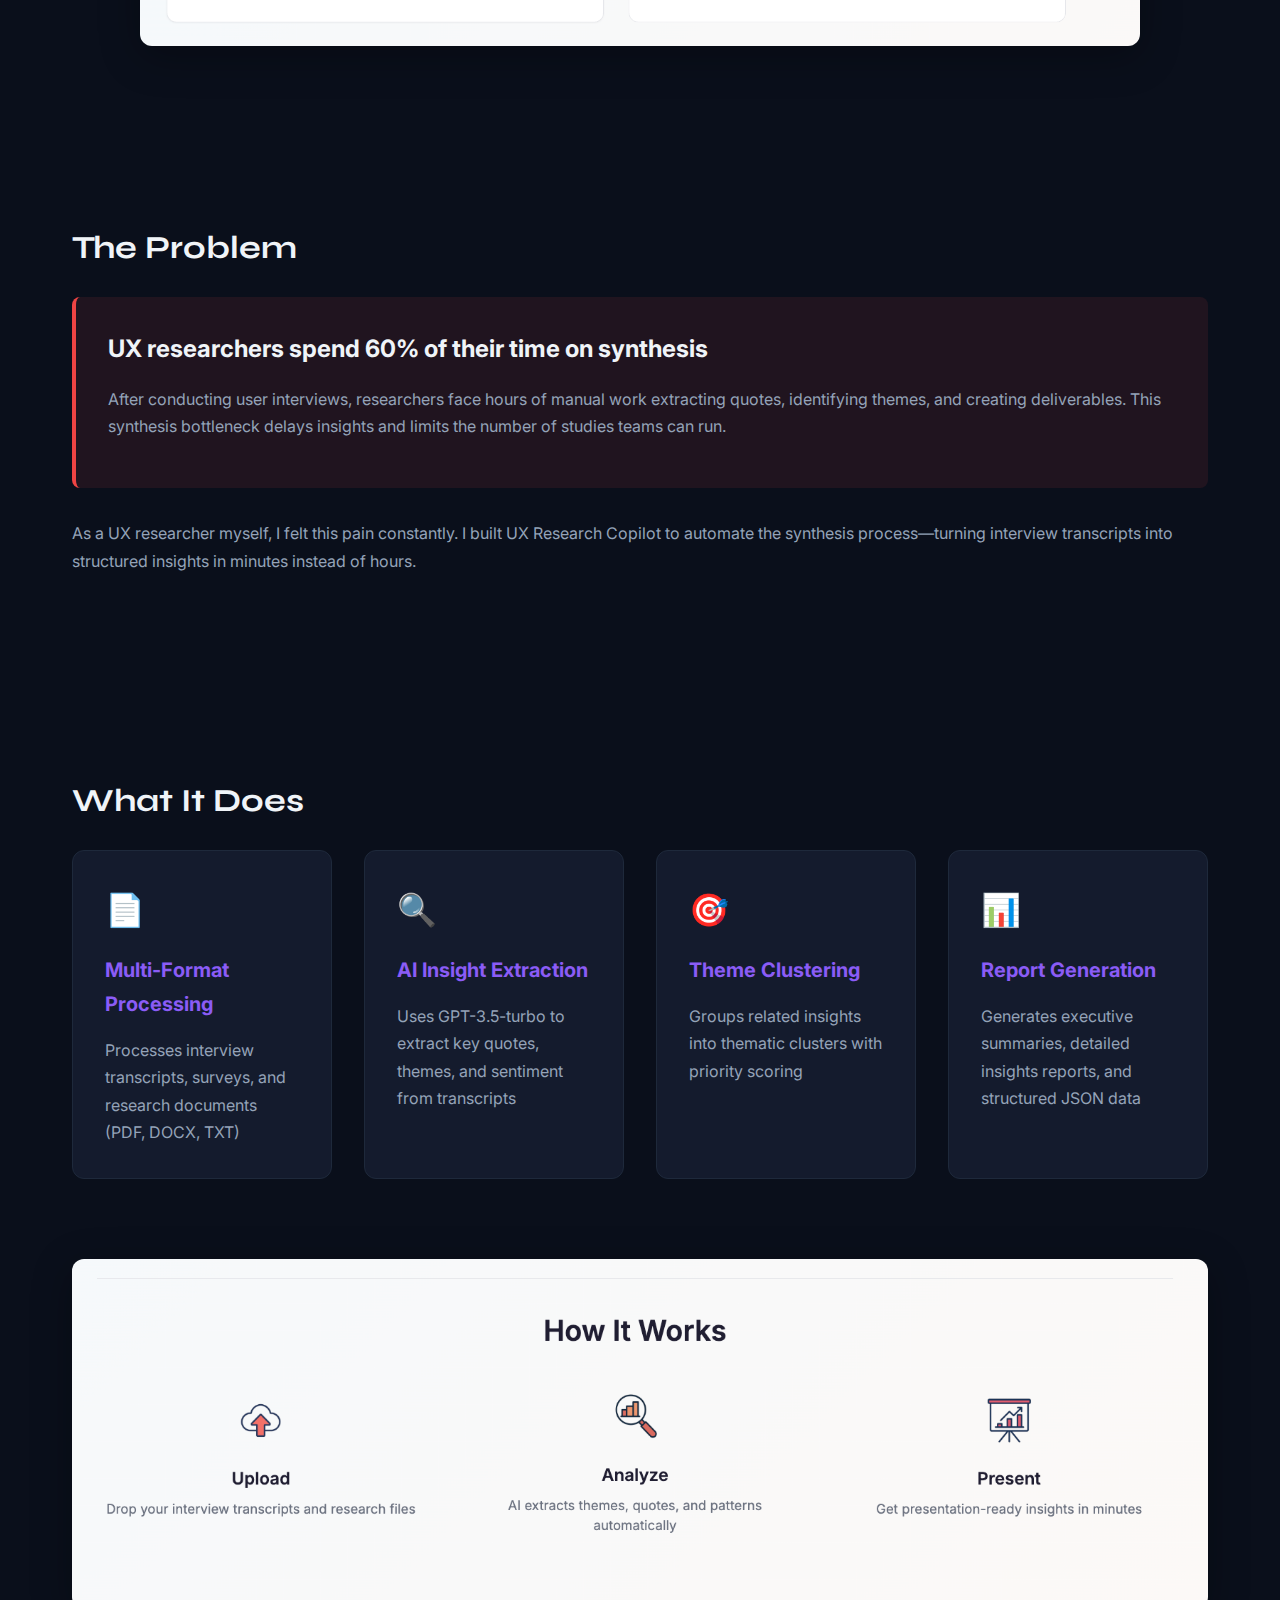
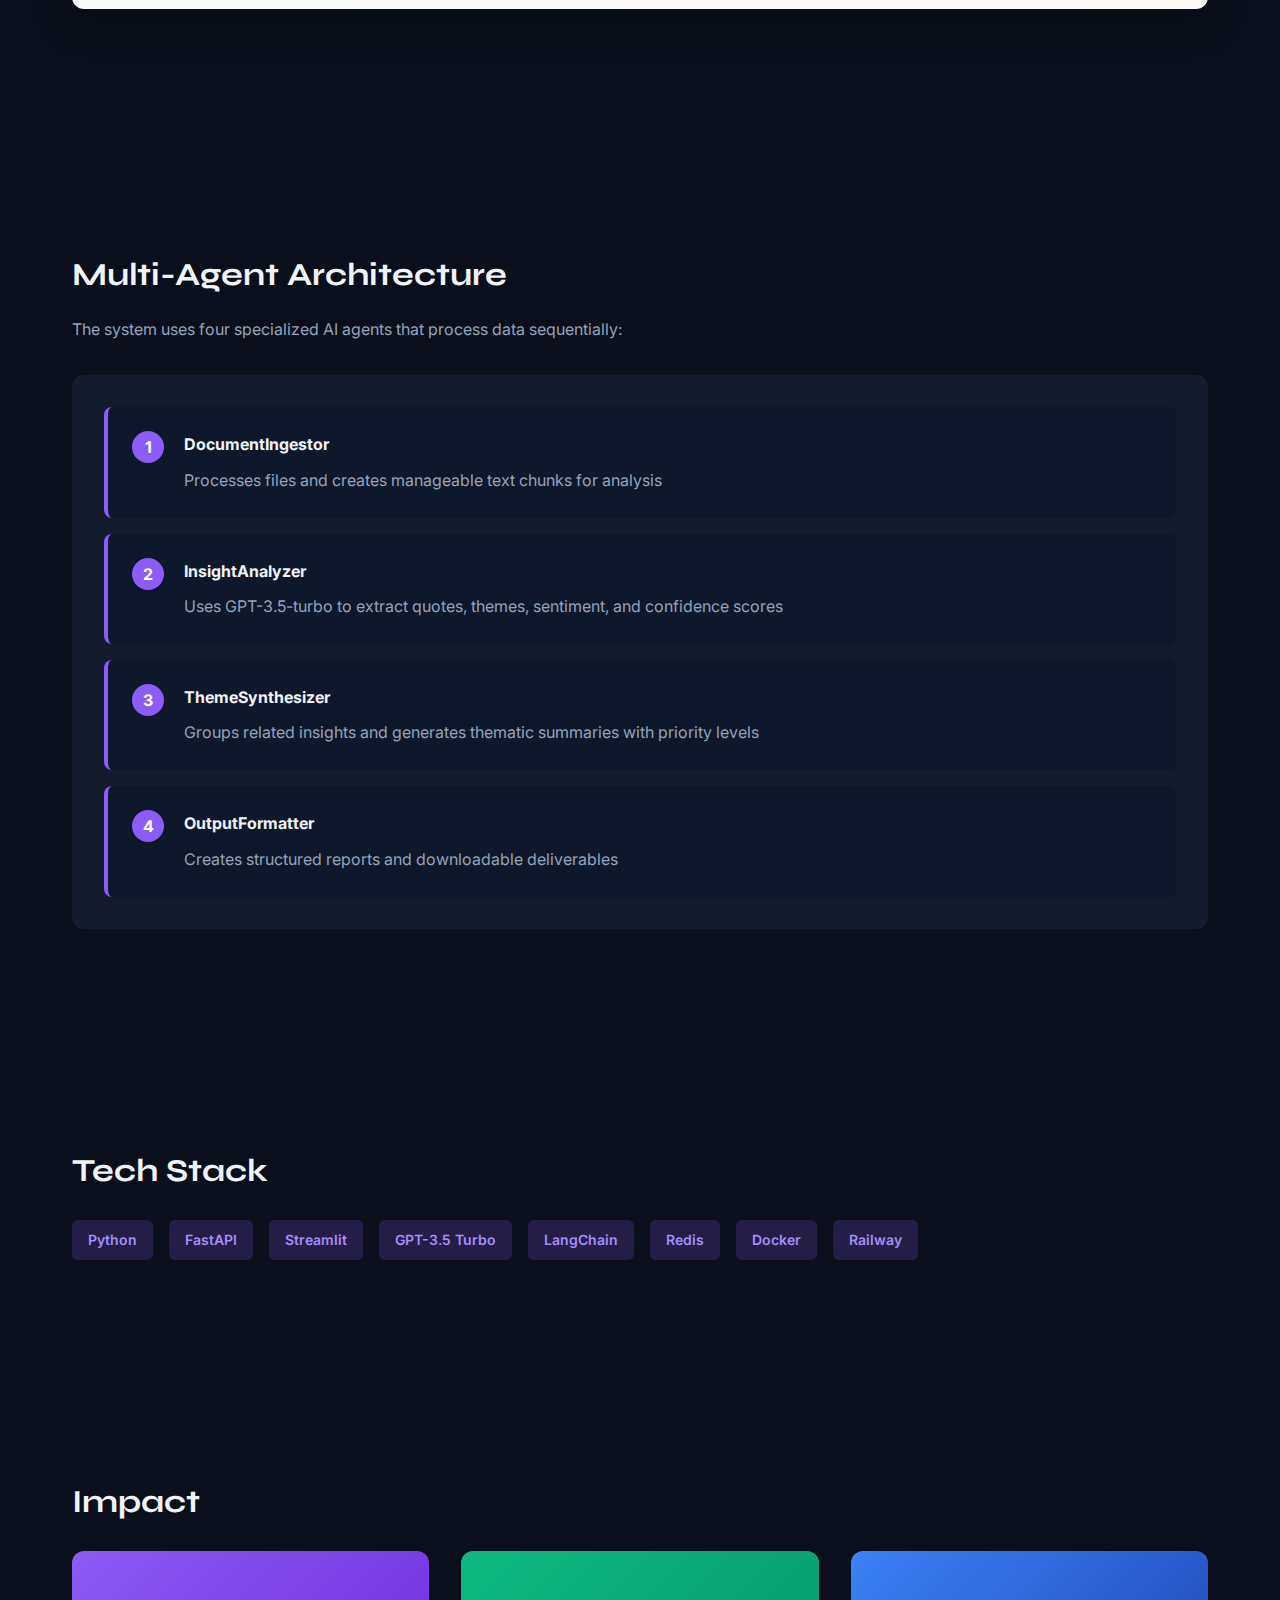
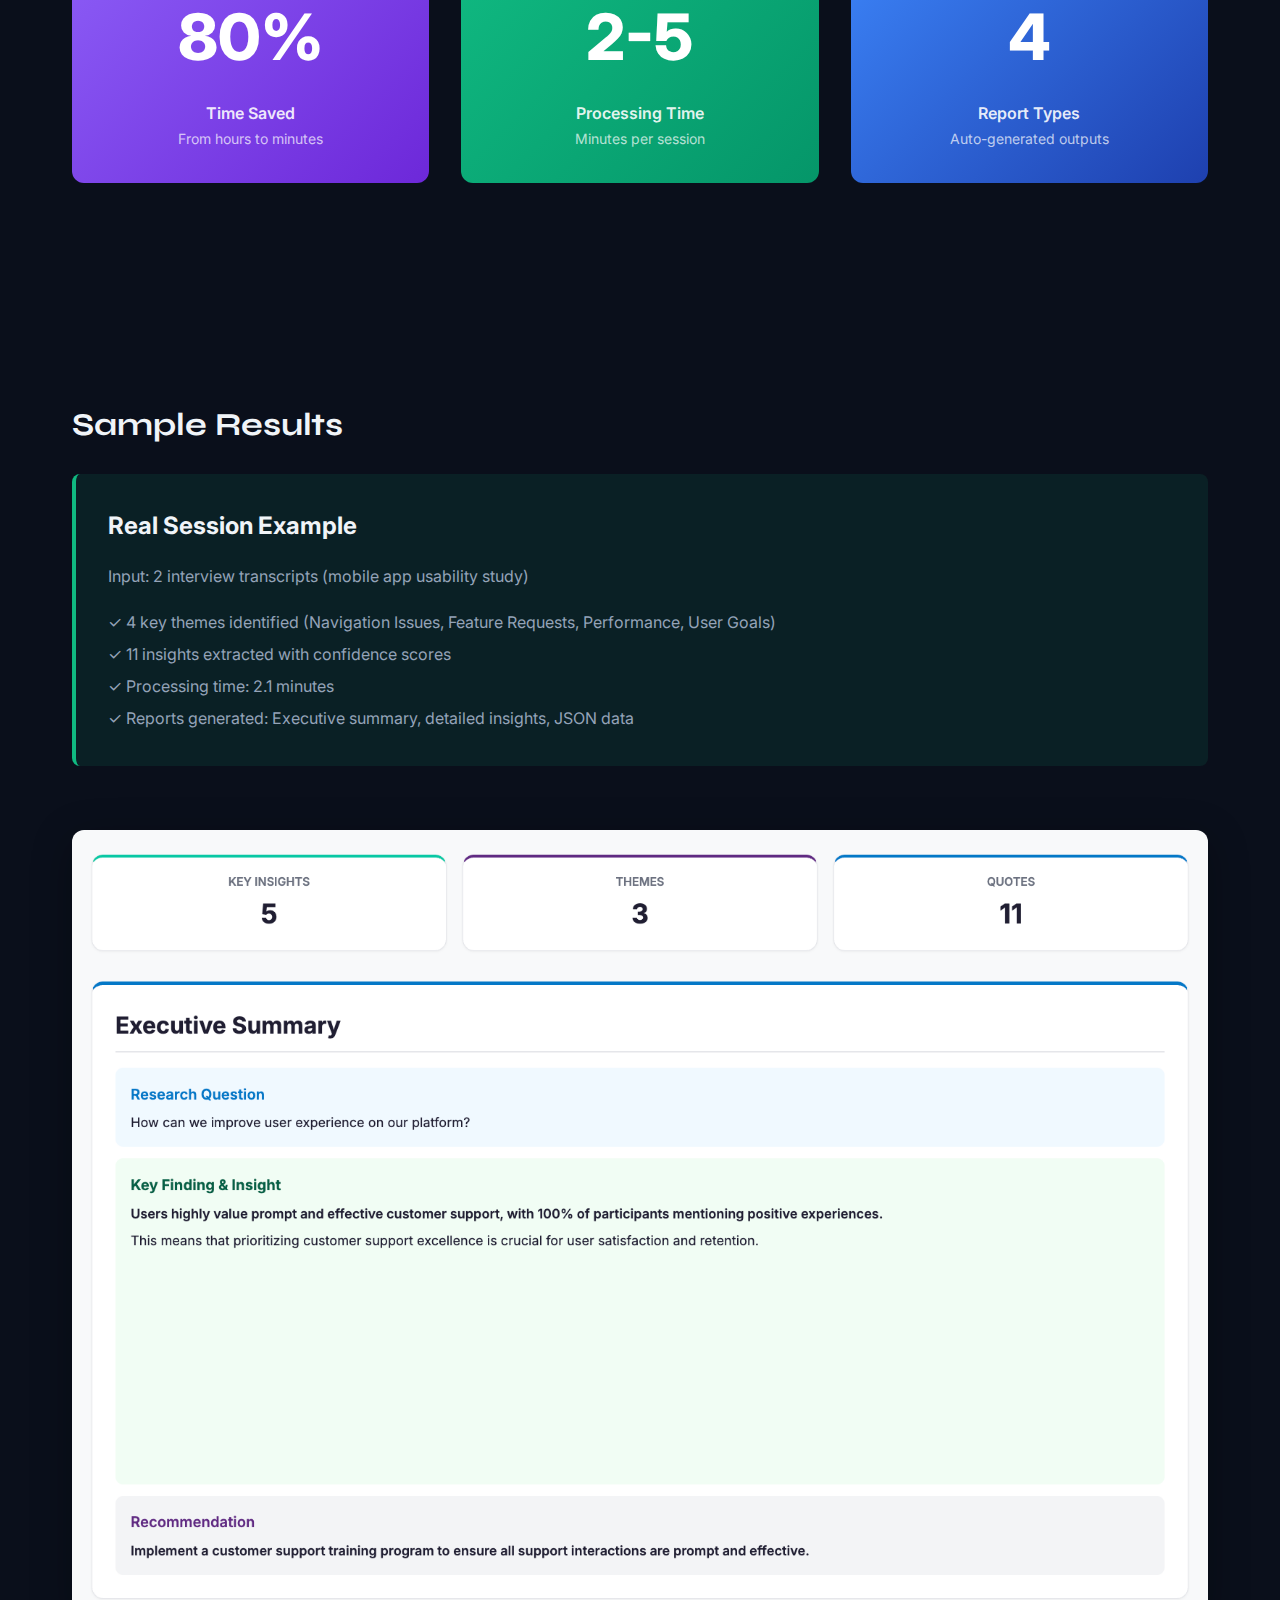
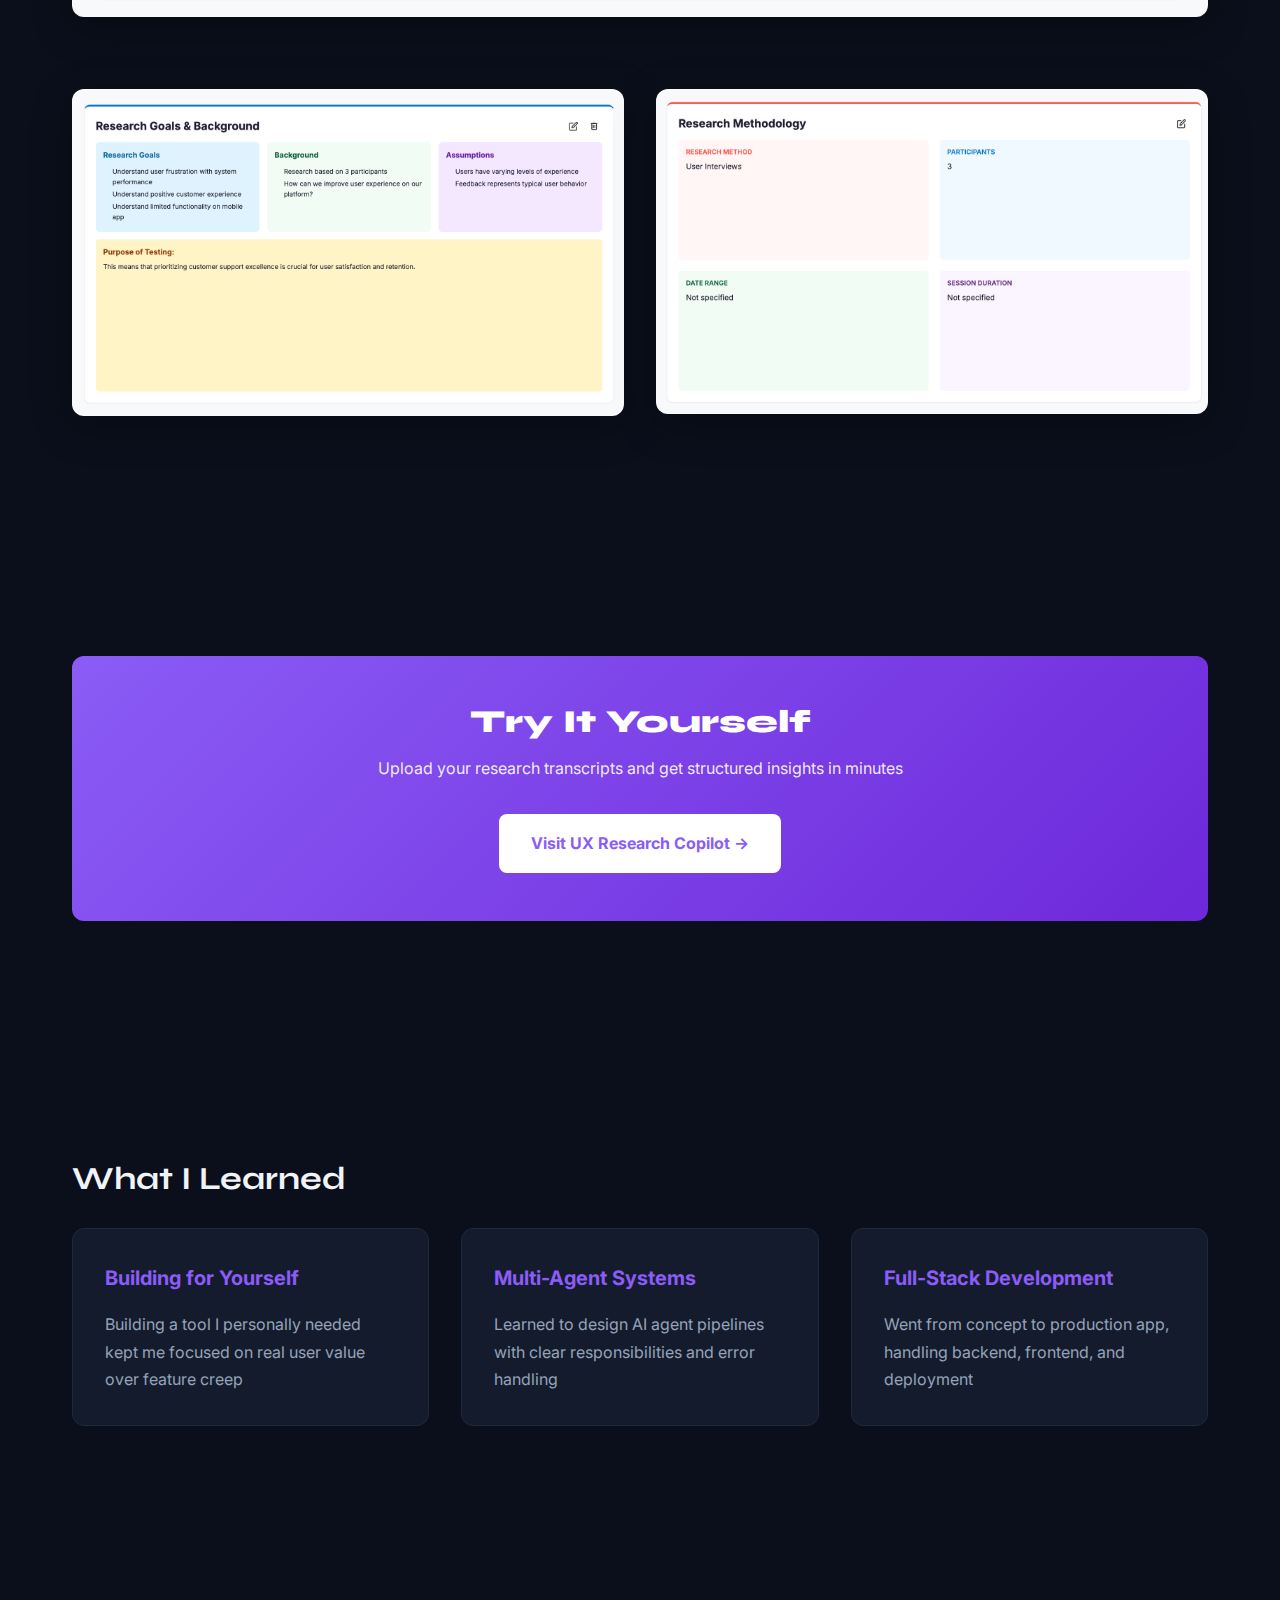
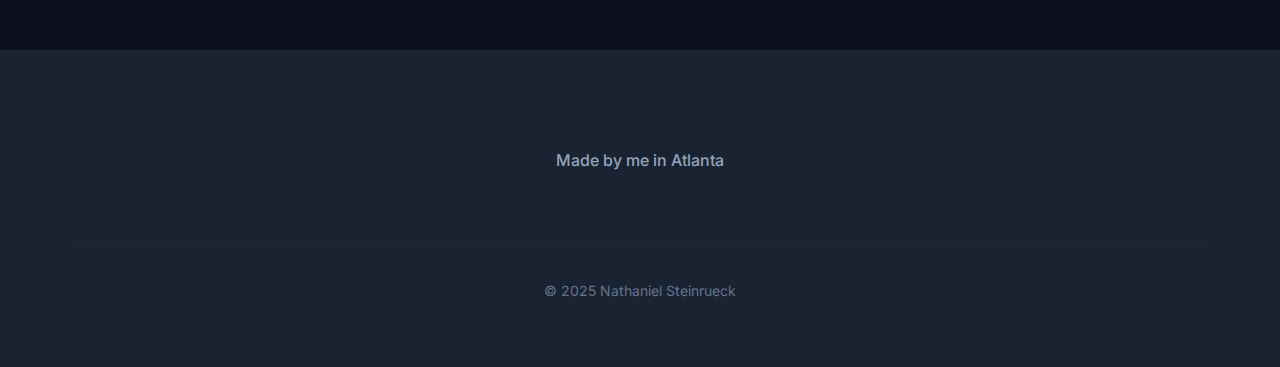
<file: ux-research-copilot.html>
<!DOCTYPE html>
<html lang="en">
<head>
    <meta charset="UTF-8">
    <meta name="viewport" content="width=device-width, initial-scale=1.0">
    <title>UX Research Copilot - Nathaniel Steinrueck</title>
    <link rel="preconnect" href="https://fonts.googleapis.com">
    <link rel="preconnect" href="https://fonts.gstatic.com" crossorigin>
    <link href="https://fonts.googleapis.com/css2?family=Inter:wght@400;500;600;700&display=swap" rel="stylesheet">
    <link rel="stylesheet" href="css/style.css">
    <style>
        .case-study-hero {
            background: linear-gradient(135deg, #8B5CF6 0%, #6D28D9 100%);
            padding: 120px 0 80px;
            text-align: center;
        }

        .case-study-title {
            font-family: 'Syne', sans-serif;
            font-size: clamp(2rem, 5vw, 3.5rem);
            font-weight: 800;
            color: #F0F4F8;
            margin-bottom: 1rem;
        }

        .case-study-subtitle {
            font-size: 1.25rem;
            color: #94A3B8;
            margin-bottom: 2rem;
        }

        .case-study-meta {
            font-size: 1rem;
            color: #F0F4F8;
            margin-bottom: 0.5rem;
        }

        .case-study-content {
            max-width: 1200px;
            margin: 0 auto;
            padding: 4rem 2rem;
        }

        .content-section {
            margin-bottom: 4rem;
        }

        .section-title-case {
            font-family: 'Syne', sans-serif;
            font-size: 2rem;
            font-weight: 700;
            color: #F0F4F8;
            margin-bottom: 1.5rem;
        }

        .problem-box {
            background: rgba(239, 68, 68, 0.1);
            border-left: 4px solid #EF4444;
            padding: 2rem;
            border-radius: 8px;
            margin: 2rem 0;
        }

        .problem-title {
            font-size: 1.5rem;
            font-weight: 700;
            color: #F0F4F8;
            margin-bottom: 1rem;
        }

        .problem-desc {
            color: #94A3B8;
            line-height: 1.7;
        }

        .feature-grid {
            display: grid;
            grid-template-columns: repeat(auto-fit, minmax(250px, 1fr));
            gap: 2rem;
            margin: 2rem 0;
        }

        .feature-card {
            background: #141B2D;
            border: 1px solid #1E293B;
            border-radius: 12px;
            padding: 2rem;
            transition: all 0.3s ease;
        }

        .feature-card:hover {
            border-color: #8B5CF6;
            transform: translateY(-4px);
        }

        .feature-icon {
            font-size: 2rem;
            margin-bottom: 1rem;
        }

        .feature-title {
            font-size: 1.25rem;
            color: #8B5CF6;
            margin-bottom: 1rem;
            font-weight: 700;
        }

        .feature-desc {
            color: #94A3B8;
            line-height: 1.7;
        }

        .tech-stack {
            display: flex;
            flex-wrap: wrap;
            gap: 1rem;
            margin: 2rem 0;
        }

        .tech-badge {
            background: rgba(139, 92, 246, 0.2);
            color: #A78BFA;
            padding: 0.5rem 1rem;
            border-radius: 6px;
            font-weight: 600;
            font-size: 0.875rem;
        }

        .impact-grid {
            display: grid;
            grid-template-columns: repeat(auto-fit, minmax(250px, 1fr));
            gap: 2rem;
            margin: 2rem 0;
        }

        .impact-stat {
            background: linear-gradient(135deg, #8B5CF6 0%, #6D28D9 100%);
            padding: 2rem;
            border-radius: 12px;
            text-align: center;
        }

        .impact-number {
            font-size: 4rem;
            font-weight: 800;
            color: white;
            margin-bottom: 0.5rem;
        }

        .impact-label {
            color: rgba(255, 255, 255, 0.9);
            font-weight: 600;
        }

        .impact-sublabel {
            color: rgba(255, 255, 255, 0.7);
            font-size: 0.875rem;
        }

        .architecture-box {
            background: #141B2D;
            border-radius: 12px;
            padding: 2rem;
            margin: 2rem 0;
        }

        .architecture-step {
            padding: 1.5rem;
            margin-bottom: 1rem;
            background: #0F172A;
            border-left: 4px solid #8B5CF6;
            border-radius: 8px;
        }

        .architecture-step:last-child {
            margin-bottom: 0;
        }

        .step-number {
            display: inline-block;
            background: #8B5CF6;
            color: white;
            width: 2rem;
            height: 2rem;
            border-radius: 50%;
            text-align: center;
            line-height: 2rem;
            font-weight: 700;
            margin-right: 1rem;
        }

        .step-title {
            font-weight: 700;
            color: #F0F4F8;
            margin-bottom: 0.5rem;
        }

        .step-desc {
            color: #94A3B8;
        }

        .back-link {
            display: inline-flex;
            align-items: center;
            gap: 0.5rem;
            color: #A78BFA;
            font-weight: 600;
            margin-bottom: 2rem;
            transition: all 0.3s ease;
        }

        .back-link:hover {
            color: #10B981;
            transform: translateX(-4px);
        }

        .cta-box {
            background: linear-gradient(135deg, #8B5CF6 0%, #6D28D9 100%);
            padding: 3rem;
            border-radius: 12px;
            text-align: center;
            margin: 3rem 0;
        }

        .cta-title {
            font-size: 2rem;
            font-weight: 800;
            color: white;
            margin-bottom: 1rem;
        }

        .cta-desc {
            color: rgba(255, 255, 255, 0.9);
            margin-bottom: 2rem;
        }

        .cta-button {
            display: inline-block;
            background: white;
            color: #8B5CF6;
            padding: 1rem 2rem;
            border-radius: 8px;
            font-weight: 700;
            text-decoration: none;
            transition: all 0.3s ease;
        }

        .cta-button:hover {
            background: #F0F4F8;
            transform: translateY(-2px);
            box-shadow: 0 10px 20px rgba(0, 0, 0, 0.3);
        }

        @media (max-width: 768px) {
            .sample-results-grid {
                grid-template-columns: 1fr !important;
            }
        }
    </style>
</head>
<body>
    <header class="header">
        <nav class="nav-container">
            <div class="logo">
                <a href="index.html">NS</a>
            </div>
            <ul class="nav-links">
                <li><a href="index.html#about" class="nav-link">About</a></li>
                <li><a href="index.html#work" class="nav-link">Work</a></li>
                <li><a href="index.html#writing" class="nav-link">Writing</a></li>
                <li><a href="resume.html" class="nav-link">Resume</a></li>
                <li><a href="index.html#contact" class="nav-link cta-nav">Let's Talk</a></li>
            </ul>
            <button class="mobile-menu-toggle" aria-label="Toggle menu">
                <span></span>
                <span></span>
                <span></span>
            </button>
        </nav>
    </header>

    <main>
        <section class="case-study-hero">
            <div class="container">
                <a href="index.html#work" class="back-link">← Back to Work</a>
                <h1 class="case-study-title">UX Research Copilot</h1>
                <p class="case-study-subtitle">AI-powered research synthesis tool</p>
                <p class="case-study-meta">2025</p>
                <p class="case-study-meta">Founder — Built End-to-End • Full-Stack Development & Product Design</p>
            </div>
        </section>

        <div class="case-study-content">
            <!-- Live App CTA -->
            <section class="content-section" style="text-align: center; margin-bottom: 2rem;">
                <div style="background: linear-gradient(135deg, #8B5CF6 0%, #6D28D9 100%); padding: 2rem; border-radius: 12px; display: inline-block;">
                    <p style="color: rgba(255, 255, 255, 0.9); margin-bottom: 1rem; font-size: 1.125rem;">✨ Live Product — Try it now</p>
                    <a href="https://www.uxrcopilot.com/" target="_blank" class="cta-button" style="display: inline-block; margin: 0;">Visit uxrcopilot.com →</a>
                </div>
            </section>

            <!-- Hero Screenshot -->
            <section class="content-section" style="text-align: center; margin-bottom: 3rem;">
                <img src="images/uxr-copilot/upload-interface.png" alt="UX Research Copilot Upload Interface" style="width: 100%; max-width: 1000px; border-radius: 12px; box-shadow: 0 10px 40px rgba(0, 0, 0, 0.3);">
            </section>

            <!-- The Problem -->
            <section class="content-section">
                <h2 class="section-title-case">The Problem</h2>
                <div class="problem-box">
                    <div class="problem-title">UX researchers spend 60% of their time on synthesis</div>
                    <p class="problem-desc">After conducting user interviews, researchers face hours of manual work extracting quotes, identifying themes, and creating deliverables. This synthesis bottleneck delays insights and limits the number of studies teams can run.</p>
                </div>
                <p style="color: #94A3B8; line-height: 1.7; margin-top: 2rem;">
                    As a UX researcher myself, I felt this pain constantly. I built UX Research Copilot to automate the synthesis process—turning interview transcripts into structured insights in minutes instead of hours.
                </p>
            </section>

            <!-- What It Does -->
            <section class="content-section">
                <h2 class="section-title-case">What It Does</h2>
                <div class="feature-grid">
                    <div class="feature-card">
                        <div class="feature-icon">📄</div>
                        <div class="feature-title">Multi-Format Processing</div>
                        <div class="feature-desc">Processes interview transcripts, surveys, and research documents (PDF, DOCX, TXT)</div>
                    </div>
                    <div class="feature-card">
                        <div class="feature-icon">🔍</div>
                        <div class="feature-title">AI Insight Extraction</div>
                        <div class="feature-desc">Uses GPT-3.5-turbo to extract key quotes, themes, and sentiment from transcripts</div>
                    </div>
                    <div class="feature-card">
                        <div class="feature-icon">🎯</div>
                        <div class="feature-title">Theme Clustering</div>
                        <div class="feature-desc">Groups related insights into thematic clusters with priority scoring</div>
                    </div>
                    <div class="feature-card">
                        <div class="feature-icon">📊</div>
                        <div class="feature-title">Report Generation</div>
                        <div class="feature-desc">Generates executive summaries, detailed insights reports, and structured JSON data</div>
                    </div>
                </div>

                <img src="images/uxr-copilot/how-it-works.png" alt="How UX Research Copilot Works - Upload, Analyze, Present" style="width: 100%; border-radius: 12px; margin: 3rem 0; box-shadow: 0 10px 40px rgba(0, 0, 0, 0.3);">
            </section>

            <!-- Architecture -->
            <section class="content-section">
                <h2 class="section-title-case">Multi-Agent Architecture</h2>
                <p style="color: #94A3B8; margin-bottom: 2rem;">The system uses four specialized AI agents that process data sequentially:</p>

                <div class="architecture-box">
                    <div class="architecture-step">
                        <span class="step-number">1</span>
                        <div style="display: inline-block; vertical-align: top; width: calc(100% - 3.5rem);">
                            <div class="step-title">DocumentIngestor</div>
                            <div class="step-desc">Processes files and creates manageable text chunks for analysis</div>
                        </div>
                    </div>
                    <div class="architecture-step">
                        <span class="step-number">2</span>
                        <div style="display: inline-block; vertical-align: top; width: calc(100% - 3.5rem);">
                            <div class="step-title">InsightAnalyzer</div>
                            <div class="step-desc">Uses GPT-3.5-turbo to extract quotes, themes, sentiment, and confidence scores</div>
                        </div>
                    </div>
                    <div class="architecture-step">
                        <span class="step-number">3</span>
                        <div style="display: inline-block; vertical-align: top; width: calc(100% - 3.5rem);">
                            <div class="step-title">ThemeSynthesizer</div>
                            <div class="step-desc">Groups related insights and generates thematic summaries with priority levels</div>
                        </div>
                    </div>
                    <div class="architecture-step">
                        <span class="step-number">4</span>
                        <div style="display: inline-block; vertical-align: top; width: calc(100% - 3.5rem);">
                            <div class="step-title">OutputFormatter</div>
                            <div class="step-desc">Creates structured reports and downloadable deliverables</div>
                        </div>
                    </div>
                </div>
            </section>

            <!-- Tech Stack -->
            <section class="content-section">
                <h2 class="section-title-case">Tech Stack</h2>
                <div class="tech-stack">
                    <span class="tech-badge">Python</span>
                    <span class="tech-badge">FastAPI</span>
                    <span class="tech-badge">Streamlit</span>
                    <span class="tech-badge">GPT-3.5 Turbo</span>
                    <span class="tech-badge">LangChain</span>
                    <span class="tech-badge">Redis</span>
                    <span class="tech-badge">Docker</span>
                    <span class="tech-badge">Railway</span>
                </div>
            </section>

            <!-- Impact -->
            <section class="content-section">
                <h2 class="section-title-case">Impact</h2>
                <div class="impact-grid">
                    <div class="impact-stat">
                        <div class="impact-number">80%</div>
                        <div class="impact-label">Time Saved</div>
                        <div class="impact-sublabel">From hours to minutes</div>
                    </div>
                    <div class="impact-stat" style="background: linear-gradient(135deg, #10B981 0%, #059669 100%);">
                        <div class="impact-number">2-5</div>
                        <div class="impact-label">Processing Time</div>
                        <div class="impact-sublabel">Minutes per session</div>
                    </div>
                    <div class="impact-stat" style="background: linear-gradient(135deg, #3B82F6 0%, #1E40AF 100%);">
                        <div class="impact-number">4</div>
                        <div class="impact-label">Report Types</div>
                        <div class="impact-sublabel">Auto-generated outputs</div>
                    </div>
                </div>
            </section>

            <!-- Sample Results -->
            <section class="content-section">
                <h2 class="section-title-case">Sample Results</h2>
                <div class="problem-box" style="background: rgba(16, 185, 129, 0.1); border-left-color: #10B981;">
                    <div class="problem-title">Real Session Example</div>
                    <p class="problem-desc" style="margin-bottom: 1rem;">Input: 2 interview transcripts (mobile app usability study)</p>
                    <ul style="color: #94A3B8; line-height: 2; list-style: none; padding: 0;">
                        <li>✓ 4 key themes identified (Navigation Issues, Feature Requests, Performance, User Goals)</li>
                        <li>✓ 11 insights extracted with confidence scores</li>
                        <li>✓ Processing time: 2.1 minutes</li>
                        <li>✓ Reports generated: Executive summary, detailed insights, JSON data</li>
                    </ul>
                </div>

                <img src="images/uxr-copilot/results-dashboard.png" alt="Results Dashboard showing 5 Key Insights, 3 Themes, 11 Quotes" style="width: 100%; border-radius: 12px; margin: 2rem 0; box-shadow: 0 10px 40px rgba(0, 0, 0, 0.3);">

                <div class="sample-results-grid" style="display: grid; grid-template-columns: 1fr 1fr; gap: 2rem; margin-top: 2rem;">
                    <img src="images/uxr-copilot/research-goals.png" alt="Research Goals & Background" style="width: 100%; border-radius: 12px; box-shadow: 0 10px 40px rgba(0, 0, 0, 0.3);">
                    <img src="images/uxr-copilot/methodology.png" alt="Research Methodology" style="width: 100%; border-radius: 12px; box-shadow: 0 10px 40px rgba(0, 0, 0, 0.3);">
                </div>
            </section>

            <!-- CTA -->
            <section class="content-section">
                <div class="cta-box">
                    <h2 class="cta-title">Try It Yourself</h2>
                    <p class="cta-desc">Upload your research transcripts and get structured insights in minutes</p>
                    <a href="https://www.uxrcopilot.com/" target="_blank" class="cta-button">Visit UX Research Copilot →</a>
                </div>
            </section>

            <!-- Learnings -->
            <section class="content-section">
                <h2 class="section-title-case">What I Learned</h2>
                <div class="feature-grid">
                    <div class="feature-card">
                        <div class="feature-title">Building for Yourself</div>
                        <div class="feature-desc">Building a tool I personally needed kept me focused on real user value over feature creep</div>
                    </div>
                    <div class="feature-card">
                        <div class="feature-title">Multi-Agent Systems</div>
                        <div class="feature-desc">Learned to design AI agent pipelines with clear responsibilities and error handling</div>
                    </div>
                    <div class="feature-card">
                        <div class="feature-title">Full-Stack Development</div>
                        <div class="feature-desc">Went from concept to production app, handling backend, frontend, and deployment</div>
                    </div>
                </div>
            </section>
        </div>
    </main>

    <footer class="footer">
        <div class="container">
            <div class="footer-content-simple">
                <p class="footer-made">Made by me in Atlanta</p>
            </div>
            <div class="footer-bottom">
                <p>&copy; 2025 Nathaniel Steinrueck</p>
            </div>
        </div>
    </footer>

    <script src="js/main.js"></script>
</body>
</html>
</file>
<file: css/style.css>
/* ===================================
   Nathaniel Steinrueck Portfolio
   DARK THEME WITH BOLD TYPOGRAPHY
   =================================== */

@import url('https://fonts.googleapis.com/css2?family=Syne:wght@400;700;800&family=Inter:wght@400;500;600;700&family=JetBrains+Mono:wght@400;500&display=swap');

/* CSS Variables */
:root {
    /* DARK BACKGROUNDS - CRITICAL */
    --bg-primary: #0A0F1B;
    --bg-gradient: linear-gradient(135deg, #0A0F1B 0%, #1A2538 100%);
    --bg-card: #141B2D;
    --bg-secondary: #141B2D;
    --bg-tertiary: #1A2332;

    /* TEXT ON DARK */
    --text-primary: #F0F4F8;
    --text-secondary: #94A3B8;
    --text-muted: #64748B;

    /* GRADIENTS FOR ACCENTS */
    --gradient-blue-green: linear-gradient(135deg, #3B82F6 0%, #10B981 100%);
    --gradient-purple-blue: linear-gradient(135deg, #8B5CF6 0%, #3B82F6 100%);
    --gradient-cyan-blue: linear-gradient(135deg, #06B6D4 0%, #3B82F6 100%);

    /* GLOWS FOR DARK MODE */
    --glow-blue: 0 0 40px rgba(59, 130, 246, 0.5);
    --glow-green: 0 0 40px rgba(16, 185, 129, 0.5);

    /* Accents */
    --accent-blue: #3B82F6;
    --accent-green: #10B981;
    --accent-cyan: #06B6D4;

    /* Borders */
    --border-subtle: #1E293B;
    --border-hover: #334155;

    /* Legacy color mappings for compatibility */
    --color-primary: var(--accent-blue);
    --color-accent: var(--accent-green);
    --color-text: var(--text-primary);
    --color-text-light: var(--text-secondary);
    --color-bg: var(--bg-primary);
    --color-bg-light: var(--bg-secondary);
    --color-bg-alt: var(--bg-tertiary);
    --color-border: var(--border-subtle);

    /* Spacing */
    --spacing-xs: 0.5rem;
    --spacing-sm: 1rem;
    --spacing-md: 2rem;
    --spacing-lg: 4rem;
    --spacing-xl: 6rem;
    --spacing-2xl: 8rem;

    /* Typography - BOLD DISPLAY FONTS */
    --font-display: 'Syne', 'Clash Display', -apple-system, BlinkMacSystemFont, sans-serif;
    --font-body: 'Inter', -apple-system, BlinkMacSystemFont, 'Segoe UI', sans-serif;
    --font-mono: 'JetBrains Mono', 'Courier New', monospace;
    --font-primary: var(--font-body);
    --font-size-xs: 0.75rem;
    --font-size-base: 1rem;
    --font-size-sm: 0.875rem;
    --font-size-lg: 1.125rem;
    --font-size-xl: 1.25rem;
    --font-size-2xl: 1.5rem;
    --font-size-3xl: 2rem;
    --font-size-4xl: 2.5rem;
    --font-size-5xl: 3rem;

    /* Layout */
    --max-width: 1200px;
    --max-width-lg: 1400px;
    --max-width-content: 800px;

    /* Effects - Dark theme optimized */
    --shadow-sm: 0 1px 2px rgba(0, 0, 0, 0.4);
    --shadow-md: 0 4px 6px rgba(0, 0, 0, 0.5);
    --shadow-lg: 0 10px 15px rgba(0, 0, 0, 0.6);
    --shadow-xl: 0 20px 25px rgba(0, 0, 0, 0.7);
    --glow-blue: 0 0 20px rgba(59, 130, 246, 0.3);
    --glow-green: 0 0 20px rgba(16, 185, 129, 0.3);

    /* Transitions */
    --transition-base: 0.3s ease;
    --transition-slow: 0.5s ease;
}

/* Reset & Base Styles */
*,
*::before,
*::after {
    margin: 0;
    padding: 0;
    box-sizing: border-box;
}

html {
    scroll-behavior: smooth;
    font-size: 16px;
}

body {
    font-family: var(--font-primary);
    font-size: var(--font-size-base);
    line-height: 1.7;
    color: #F0F4F8 !important;
    background-color: #0A0F1B !important;
    -webkit-font-smoothing: antialiased;
    -moz-osx-font-smoothing: grayscale;
}

/* Container */
.container {
    max-width: var(--max-width);
    margin: 0 auto;
    padding: 0 var(--spacing-md);
}

/* Typography Hierarchy */
h1 {
    font-family: var(--font-display);
    font-weight: 800;
    font-size: clamp(3rem, 8vw, 6rem);
    line-height: 0.95;
    letter-spacing: -0.02em;
    color: var(--text-primary);
}

h2 {
    font-family: var(--font-display);
    font-weight: 700;
    font-size: 2.5rem;
    line-height: 1.1;
    color: var(--text-primary);
}

h3, h4, h5, h6 {
    font-family: var(--font-display);
    font-weight: 700;
    line-height: 1.2;
    color: var(--text-primary);
}

p {
    font-family: var(--font-body);
    font-weight: 400;
    color: #E2E8F0;
    line-height: 1.7;
    margin-bottom: var(--spacing-sm);
}

/* Gradient text utility */
.gradient-text {
    background: var(--gradient-blue-green);
    -webkit-background-clip: text;
    -webkit-text-fill-color: transparent;
    background-clip: text;
}

a {
    text-decoration: none;
    color: inherit;
    transition: all var(--transition-base);
}

/* ===================================
   Header & Navigation
   =================================== */
.header {
    position: fixed;
    top: 0;
    left: 0;
    right: 0;
    background-color: rgba(10, 15, 27, 0.8);
    backdrop-filter: blur(10px);
    border-bottom: 1px solid var(--border-subtle);
    box-shadow: var(--shadow-sm);
    z-index: 1000;
    transition: all var(--transition-base);
}

.header.scrolled {
    background-color: rgba(10, 15, 27, 0.95);
    box-shadow: var(--shadow-md);
}

.nav-container {
    max-width: var(--max-width);
    margin: 0 auto;
    padding: var(--spacing-sm) var(--spacing-md);
    display: flex;
    justify-content: space-between;
    align-items: center;
}

.logo a {
    font-family: 'Syne', var(--font-display);
    font-size: var(--font-size-xl);
    font-weight: 700;
    color: var(--text-primary);
}

.nav-links {
    display: flex;
    list-style: none;
    gap: var(--spacing-md);
    align-items: center;
}

.nav-link {
    font-weight: 500;
    color: var(--text-secondary);
    position: relative;
    transition: color var(--transition-base);
}

.nav-link:hover {
    color: var(--text-primary);
}

.nav-link::after {
    content: '';
    position: absolute;
    bottom: -4px;
    left: 0;
    width: 0;
    height: 2px;
    background: var(--gradient-blue-green);
    transition: width var(--transition-base);
}

.nav-link:hover::after {
    width: 100%;
}

.nav-link.cta-nav {
    padding: var(--spacing-xs) var(--spacing-sm);
    background: linear-gradient(135deg, #3B82F6 0%, #10B981 100%);
    color: white;
    border-radius: 6px;
}

.nav-link.cta-nav::after {
    display: none;
}

.nav-link.cta-nav:hover {
    box-shadow: var(--glow-blue);
    transform: translateY(-2px);
}

.mobile-menu-toggle {
    display: none;
    flex-direction: column;
    gap: 4px;
    background: none;
    border: none;
    cursor: pointer;
    padding: var(--spacing-xs);
}

.mobile-menu-toggle span {
    width: 24px;
    height: 2px;
    background-color: var(--color-text);
    transition: all var(--transition-base);
}

/* ===================================
   Buttons
   =================================== */
.btn {
    display: inline-block;
    padding: 0.875rem 1.75rem;
    font-weight: 600;
    border-radius: 8px;
    transition: all var(--transition-base);
    cursor: pointer;
    border: none;
    font-size: var(--font-size-base);
}

.btn-primary {
    background: linear-gradient(135deg, #3B82F6 0%, #10B981 100%);
    color: white;
    border: none;
}

.btn-primary:hover {
    transform: translateY(-2px);
    box-shadow: var(--glow-blue);
}

.btn-secondary {
    background-color: transparent;
    color: var(--text-primary);
    border: 2px solid var(--border-subtle);
}

.btn-secondary:hover {
    border-color: var(--accent-blue);
    color: var(--accent-blue);
    transform: translateY(-2px);
    box-shadow: var(--glow-blue);
}

/* ===================================
   Section Styles
   =================================== */
section {
    padding: var(--spacing-lg) 0;
}

.section-label {
    font-size: var(--font-size-sm);
    font-weight: 600;
    font-family: 'Courier New', monospace;
    letter-spacing: 0.05em;
    color: var(--color-accent);
    margin-bottom: var(--spacing-sm);
}

.fun-emoji {
    display: inline-block;
    animation: bounce 2s ease-in-out infinite;
}

@keyframes bounce {
    0%, 100% { transform: translateY(0); }
    50% { transform: translateY(-10px); }
}

.section-header {
    text-align: center;
    margin-bottom: var(--spacing-lg);
}

.section-title {
    font-family: 'Syne', var(--font-display);
    font-size: var(--font-size-4xl);
    font-weight: 700;
    color: var(--text-primary);
    margin-bottom: var(--spacing-xs);
}

.section-subtitle {
    font-size: var(--font-size-base);
    color: var(--text-muted);
    font-weight: 400;
    margin-top: 0;
}

/* ===================================
   Hero Section
   =================================== */
.hero {
    min-height: 50vh;
    display: flex;
    align-items: center;
    padding: 100px 0 60px;
    position: relative;
    overflow: hidden;
    background: linear-gradient(135deg, #0A0F1B 0%, #1A2538 100%);
}

.hero-background {
    position: absolute;
    top: 0;
    left: 0;
    right: 0;
    bottom: 0;
    background: linear-gradient(135deg, #0A0F1B 0%, #1A2538 100%);
    z-index: 0;
}

.hero-grid {
    position: absolute;
    top: 0;
    left: 0;
    right: 0;
    bottom: 0;
    background-image:
        linear-gradient(to right, rgba(37, 99, 235, 0.03) 1px, transparent 1px),
        linear-gradient(to bottom, rgba(37, 99, 235, 0.03) 1px, transparent 1px);
    background-size: 60px 60px;
    animation: gridMove 20s linear infinite;
}

@keyframes gridMove {
    0% {
        transform: translate(0, 0);
    }
    100% {
        transform: translate(60px, 60px);
    }
}

.hero .container {
    position: relative;
    z-index: 1;
    padding-left: var(--spacing-sm);
}

.hero-content {
    max-width: 900px;
    margin: 0;
    text-align: left;
}

.status-indicator {
    display: inline-flex;
    align-items: center;
    gap: var(--spacing-xs);
    padding: var(--spacing-xs) var(--spacing-md);
    background: rgba(16, 185, 129, 0.1);
    border: 2px solid var(--color-neon-green);
    border-radius: 50px;
    margin-bottom: var(--spacing-md);
    animation: pulse 2s ease-in-out infinite;
}

.status-dot {
    width: 8px;
    height: 8px;
    background: var(--color-neon-green);
    border-radius: 50%;
    box-shadow: 0 0 10px var(--color-neon-green);
}

.status-text {
    font-size: var(--font-size-sm);
    font-weight: 600;
    color: var(--color-text);
}

@keyframes pulse {
    0%, 100% {
        box-shadow: 0 0 0 0 rgba(16, 185, 129, 0.4);
    }
    50% {
        box-shadow: 0 0 0 10px rgba(16, 185, 129, 0);
    }
}

.hero-title-main {
    font-family: 'Syne', var(--font-display);
    font-size: clamp(1.75rem, 4.5vw, 3rem);
    line-height: 1.1;
    letter-spacing: -0.02em;
    margin-bottom: var(--spacing-sm);
    font-weight: 800;
    background: linear-gradient(135deg, #3B82F6 0%, #10B981 100%);
    -webkit-background-clip: text;
    -webkit-text-fill-color: transparent;
    background-clip: text;
    animation: fadeInUp 0.8s ease-out;
}

.hero-subtitle {
    font-size: clamp(0.85rem, 1.3vw, 1rem);
    line-height: 1.5;
    margin-bottom: var(--spacing-sm);
    color: #F0F4F8;
    font-weight: 400;
    max-width: 750px;
    animation: fadeInUp 0.8s ease-out 0.2s backwards;
}

.hero-links {
    display: flex;
    align-items: center;
    gap: var(--spacing-sm);
    flex-wrap: wrap;
    margin-top: var(--spacing-md);
}

.building-label {
    font-family: var(--font-mono);
    font-size: var(--font-size-sm);
    color: var(--text-muted);
    font-weight: 500;
}

.hero-link {
    font-size: var(--font-size-base);
    color: var(--accent-blue);
    font-weight: 600;
    text-decoration: none;
    transition: all var(--transition-base);
    position: relative;
}

.hero-link:hover {
    color: var(--accent-green);
}

.hero-link::after {
    content: '';
    position: absolute;
    bottom: -2px;
    left: 0;
    width: 0;
    height: 2px;
    background: var(--gradient-blue-green);
    transition: width var(--transition-base);
}

.hero-link:hover::after {
    width: 100%;
}

.hero-link-text {
    font-size: var(--font-size-base);
    color: var(--text-secondary);
    font-weight: 600;
}

.separator {
    color: var(--text-muted);
}

.highlight-number {
    font-weight: 700;
    color: var(--color-primary);
    background: linear-gradient(90deg, var(--color-primary) 0%, var(--color-accent) 100%);
    -webkit-background-clip: text;
    -webkit-text-fill-color: transparent;
    background-clip: text;
}

.hero-highlights {
    display: flex;
    gap: var(--spacing-md);
    justify-content: center;
    flex-wrap: wrap;
    margin-bottom: var(--spacing-lg);
    animation: fadeInUp 0.8s ease-out 0.4s backwards;
}

.highlight-item {
    display: flex;
    align-items: center;
    gap: var(--spacing-xs);
    padding: var(--spacing-sm) var(--spacing-md);
    background: white;
    border-radius: 50px;
    box-shadow: var(--shadow-md);
    transition: all var(--transition-base);
}

.highlight-item.wiggle:hover {
    animation: wiggle 0.5s ease-in-out;
}

@keyframes wiggle {
    0%, 100% { transform: translateY(-4px) rotate(0deg); }
    25% { transform: translateY(-4px) rotate(-2deg); }
    75% { transform: translateY(-4px) rotate(2deg); }
}

.highlight-icon {
    font-size: var(--font-size-2xl);
}

.highlight-text {
    font-weight: 600;
    color: var(--color-text);
    font-size: var(--font-size-sm);
}

.status-bar {
    background: rgba(59, 130, 246, 0.05);
    border: 2px solid rgba(59, 130, 246, 0.2);
    border-radius: 12px;
    padding: var(--spacing-md);
    margin: var(--spacing-lg) 0;
    display: flex;
    flex-direction: column;
    gap: var(--spacing-sm);
    font-family: 'Courier New', monospace;
    animation: fadeInUp 0.8s ease-out 0.5s backwards;
}

.status-bar-item {
    display: flex;
    align-items: center;
    gap: var(--spacing-sm);
}

.status-label {
    font-weight: 700;
    color: var(--color-text);
    min-width: 120px;
}

.status-value {
    color: var(--color-text-light);
    display: flex;
    align-items: center;
    gap: var(--spacing-xs);
}

.coffee-bar {
    display: inline-block;
    width: 100px;
    height: 12px;
    background: rgba(0, 0, 0, 0.1);
    border-radius: 6px;
    overflow: hidden;
    position: relative;
}

.coffee-fill {
    height: 100%;
    background: linear-gradient(90deg, var(--color-primary) 0%, var(--color-accent) 100%);
    display: block;
    animation: fillCoffee 2s ease-out;
}

@keyframes fillCoffee {
    from { width: 0%; }
}

.hero-cta {
    display: flex;
    gap: var(--spacing-sm);
    justify-content: center;
    flex-wrap: wrap;
    animation: fadeInUp 0.8s ease-out 0.6s backwards;
}

@keyframes fadeInUp {
    from {
        opacity: 0;
        transform: translateY(30px);
    }
    to {
        opacity: 1;
        transform: translateY(0);
    }
}

/* ===================================
   About Section
   =================================== */
.about {
    background-color: var(--color-bg);
    position: relative;
    padding: var(--spacing-sm) 0 var(--spacing-md) 0;
}

.about-compact {
    max-width: 100%;
    margin: 0 auto;
}

.achievements-inline {
    display: flex;
    justify-content: space-around;
    align-items: center;
    gap: var(--spacing-lg);
    margin: var(--spacing-lg) 0 0 0;
    padding: var(--spacing-md) 0;
    border-top: 1px solid var(--border-subtle);
    border-bottom: 1px solid var(--border-subtle);
}

.achievement-item-inline {
    display: flex;
    align-items: center;
    gap: var(--spacing-sm);
    flex: 1;
    justify-content: center;
}

.achievement-number-inline {
    font-family: 'Syne', var(--font-display);
    font-size: clamp(1.75rem, 3vw, 2.25rem);
    font-weight: 800;
    background: var(--gradient-blue-green);
    -webkit-background-clip: text;
    -webkit-text-fill-color: transparent;
    background-clip: text;
    line-height: 1;
}

.achievement-text {
    font-size: var(--font-size-sm);
    color: var(--text-secondary);
    font-weight: 600;
    text-transform: uppercase;
    letter-spacing: 0.05em;
    line-height: 1.3;
    text-align: left;
}

.achievement-sub {
    font-size: var(--font-size-xs);
    color: var(--text-muted);
    font-weight: 400;
    font-style: italic;
    text-transform: none;
    letter-spacing: 0;
    display: block;
}

.about-content-simple {
    max-width: 900px;
    margin: 0 auto;
}

.about-content-simple p {
    font-size: var(--font-size-lg);
    line-height: 1.7;
    color: var(--text-secondary);
    margin-bottom: var(--spacing-md);
}

.achievements-compact {
    display: flex;
    justify-content: space-around;
    gap: var(--spacing-lg);
    margin: var(--spacing-lg) 0;
    padding: var(--spacing-md) 0;
    border-top: 1px solid var(--border-subtle);
    border-bottom: 1px solid var(--border-subtle);
}

.achievement-item {
    display: flex;
    flex-direction: column;
    align-items: center;
    text-align: center;
}

.achievement-number {
    font-family: 'Syne', var(--font-display);
    font-size: clamp(2rem, 4vw, 3rem);
    font-weight: 800;
    background: var(--gradient-blue-green);
    -webkit-background-clip: text;
    -webkit-text-fill-color: transparent;
    background-clip: text;
    line-height: 1;
    margin-bottom: var(--spacing-xs);
}

.achievement-label {
    font-size: var(--font-size-sm);
    color: var(--text-muted);
    text-transform: uppercase;
    letter-spacing: 0.05em;
    font-weight: 600;
}

.achievement-subhead {
    font-size: var(--font-size-xs);
    color: var(--text-muted);
    font-weight: 400;
    font-style: italic;
    margin-top: var(--spacing-xs);
    opacity: 0.8;
}

.section-subhead {
    font-family: var(--font-display);
    font-size: var(--font-size-lg);
    font-weight: 600;
    color: var(--text-primary);
    margin: var(--spacing-md) 0 var(--spacing-sm) 0;
    text-align: center;
}

.building-apps {
    display: flex;
    align-items: center;
    justify-content: center;
    gap: var(--spacing-sm);
    flex-wrap: wrap;
    margin-bottom: var(--spacing-lg);
    font-family: var(--font-body);
}

.app-link {
    font-size: var(--font-size-base);
    color: var(--accent-blue);
    font-weight: 600;
    text-decoration: none;
    transition: all var(--transition-base);
    position: relative;
}

.app-link:hover {
    color: var(--accent-green);
}

.app-link::after {
    content: '';
    position: absolute;
    bottom: -2px;
    left: 0;
    width: 0;
    height: 2px;
    background: var(--gradient-blue-green);
    transition: width var(--transition-base);
}

.app-link:hover::after {
    width: 100%;
}

.app-name {
    font-size: var(--font-size-base);
    color: var(--text-secondary);
    font-weight: 600;
}

.building-apps .separator {
    color: var(--text-muted);
}

.companies-logos {
    display: flex;
    justify-content: center;
    gap: var(--spacing-xl);
    margin: var(--spacing-md) 0;
    flex-wrap: wrap;
}

.companies-section-hero {
    margin-top: var(--spacing-lg);
    padding-top: var(--spacing-md);
    border-top: 1px solid rgba(100, 116, 139, 0.3);
}

.companies-label {
    font-family: 'Courier New', monospace;
    font-size: 0.875rem;
    color: #10B981;
    margin-bottom: var(--spacing-sm);
    text-align: center;
    font-weight: 600;
}

.companies-compact {
    display: flex;
    justify-content: center;
    align-items: center;
    gap: 4rem;
    padding-bottom: var(--spacing-md);
    border-bottom: 1px solid rgba(100, 116, 139, 0.3);
    flex-wrap: wrap;
}

.companies-compact .company-logo-item {
    display: flex;
    align-items: center;
    justify-content: center;
}

.companies-compact .logo-placeholder {
    width: 120px;
    height: 60px;
    font-size: 0.875rem;
}

.companies-compact .company-logo {
    height: 60px;
    width: auto;
    max-width: 180px;
    object-fit: contain;
    filter: brightness(0) invert(1);
    opacity: 0.9;
    transition: all 0.3s ease;
}

.companies-compact .company-logo-google {
    height: 45px;
}

.companies-compact .company-logo:hover {
    opacity: 1;
}

.company-logo-item {
    display: flex;
    flex-direction: column;
    align-items: center;
    gap: var(--spacing-xs);
}

.logo-placeholder {
    width: 120px;
    height: 60px;
    background: var(--bg-tertiary);
    border: 1px solid var(--border-subtle);
    border-radius: 8px;
    display: flex;
    align-items: center;
    justify-content: center;
    font-family: var(--font-display);
    font-weight: 700;
    font-size: var(--font-size-base);
    color: var(--text-primary);
    transition: all var(--transition-base);
}

.logo-placeholder:hover {
    border-color: var(--border-hover);
    transform: translateY(-2px);
}

.company-relation {
    font-size: var(--font-size-xs);
    color: var(--text-muted);
    font-style: italic;
    opacity: 0.7;
}

@media (max-width: 768px) {
    .achievements-compact {
        flex-direction: column;
        gap: var(--spacing-md);
    }

    .achievements-inline {
        flex-direction: column;
        gap: var(--spacing-md);
    }
}

.about-section {
    background: var(--bg-primary);
    padding: 4rem 0;
}

.about-section .section-header {
    text-align: left;
    margin-bottom: var(--spacing-md);
    max-width: 650px;
}

.about-section .about-content {
    max-width: 650px;
    margin: 0;
}

.about-section .about-content p {
    font-size: 1rem;
    line-height: 1.7;
    color: var(--text-secondary);
    margin-bottom: var(--spacing-md);
}

.about-content {
    display: block;
    max-width: 800px;
    margin: 0 auto;
}

.about-text {
    font-size: var(--font-size-lg);
    line-height: 1.8;
    color: var(--color-text-light);
}

.about-text p {
    margin-bottom: var(--spacing-md);
}

.about-text strong {
    color: var(--color-text);
    font-weight: 600;
}

.fun-bio {
    font-size: var(--font-size-xl);
    line-height: 1.6;
    padding: var(--spacing-md);
    background: linear-gradient(135deg, rgba(59, 130, 246, 0.05) 0%, rgba(16, 185, 129, 0.05) 100%);
    border-left: 4px solid var(--color-primary);
    border-radius: 8px;
    margin-bottom: var(--spacing-lg);
}

.fun-bio em {
    font-style: italic;
    color: var(--color-primary);
}

.split-brain {
    background: var(--bg-tertiary);
    padding: var(--spacing-lg);
    border-radius: 12px;
    margin: var(--spacing-lg) 0;
    border: 1px solid var(--border-subtle);
}

.split-brain-content {
    font-family: var(--font-mono);
    font-size: var(--font-size-sm);
    line-height: 1.8;
    color: var(--text-secondary);
    margin: 0;
    white-space: pre;
    overflow-x: auto;
}

.about-quick-facts {
    margin-top: var(--spacing-lg);
    padding: var(--spacing-md);
    background: var(--bg-tertiary);
    border-radius: 8px;
    border: 1px solid var(--border-subtle);
}

.about-quick-facts h4 {
    font-size: var(--font-size-sm);
    font-weight: 600;
    color: var(--text-primary);
    margin-bottom: var(--spacing-sm);
    text-transform: uppercase;
    letter-spacing: 0.05em;
}

.about-quick-facts ul {
    list-style: none;
    padding: 0;
}

.about-quick-facts li {
    padding: var(--spacing-xs) 0;
    color: var(--text-secondary);
    font-size: var(--font-size-base);
    position: relative;
    padding-left: var(--spacing-md);
}

.about-quick-facts li::before {
    content: "→";
    position: absolute;
    left: 0;
    color: var(--accent-blue);
    display: flex;
    align-items: center;
}

.fun-facts {
    background: linear-gradient(135deg, rgba(255, 217, 61, 0.1) 0%, rgba(255, 0, 128, 0.1) 100%);
    padding: var(--spacing-md);
    border-radius: 12px;
    border-left: 4px solid var(--color-hot-pink);
    margin-top: var(--spacing-lg);
}

.fun-facts h4 {
    font-size: var(--font-size-lg);
    margin-bottom: var(--spacing-sm);
    color: var(--color-text);
}

.fun-facts ul {
    list-style: none;
}

.fun-facts li {
    padding: var(--spacing-xs) 0;
    color: var(--color-text-light);
    position: relative;
    padding-left: var(--spacing-md);
}

.fun-facts li::before {
    content: "→";
    position: absolute;
    left: 0;
    color: var(--color-hot-pink);
}

.about-drive {
    font-size: var(--font-size-xl);
    margin-top: var(--spacing-md);
    padding-top: var(--spacing-md);
    border-top: 2px solid var(--color-border);
}

.about-stats {
    display: grid;
    grid-template-columns: 1fr 1fr;
    gap: var(--spacing-md);
}

.credibility-markers {
    display: grid;
    grid-template-columns: repeat(2, 1fr);
    gap: var(--spacing-lg);
    margin-top: var(--spacing-xl);
    padding-top: var(--spacing-xl);
    border-top: 1px solid var(--color-border);
}

.credibility-item {
    text-align: center;
}

.credibility-label {
    font-size: var(--font-size-sm);
    font-weight: 600;
    text-transform: uppercase;
    letter-spacing: 0.05em;
    color: var(--color-text-light);
    margin-bottom: var(--spacing-xs);
}

.credibility-value {
    font-size: var(--font-size-base);
    color: var(--color-text);
    font-weight: 500;
}

.stat-card {
    background-color: var(--color-bg-alt);
    padding: var(--spacing-md);
    border-radius: 12px;
    text-align: center;
    transition: all var(--transition-base);
}

.stat-card:hover {
    transform: translateY(-4px);
    box-shadow: var(--shadow-md);
}

.stat-number {
    font-size: var(--font-size-4xl);
    color: var(--color-primary);
    margin-bottom: var(--spacing-xs);
}

.stat-label {
    font-size: var(--font-size-sm);
    color: var(--color-text-light);
    margin: 0;
}

/* ===================================
   Work/Projects Section
   =================================== */
.work {
    background-color: var(--color-bg-light);
    padding-top: 2rem;
}

.section-header-work {
    text-align: center;
    margin-bottom: var(--spacing-lg);
}

.work-label {
    font-family: 'Courier New', monospace;
    font-size: 0.875rem;
    color: #10B981;
    margin-bottom: var(--spacing-xs);
    font-weight: 600;
}

.work-subtitle {
    font-size: var(--font-size-base);
    color: var(--text-muted);
    font-weight: 400;
    margin: 0;
}

.projects-grid {
    display: grid;
    grid-template-columns: repeat(3, 1fr);
    gap: var(--spacing-md);
}

@media (max-width: 1200px) {
    .projects-grid {
        grid-template-columns: repeat(2, 1fr);
    }
}

@media (max-width: 768px) {
    .projects-grid {
        grid-template-columns: 1fr;
    }
}

.project-card {
    background: #141B2D;
    border: 1px solid #1E293B;
    border-radius: 12px;
    padding: 0;
    transition: all 0.3s ease;
    display: flex;
    flex-direction: column;
    min-height: 360px;
    overflow: hidden;
}

.project-image-preview {
    width: 100%;
    height: 200px;
    overflow: hidden;
    background: #0F172A;
    position: relative;
}

.project-image-preview img {
    width: 100%;
    height: 100%;
    object-fit: cover;
    transition: transform 0.5s ease, filter 0.3s ease;
    /* Uncomment the line below to make image black and white */
    /* filter: grayscale(100%); */
}

.project-card:hover .project-image-preview img {
    transform: scale(1.05);
}

.project-card > *:not(.project-image-preview) {
    padding-left: 24px;
    padding-right: 24px;
}

.project-card .project-title {
    padding-top: 24px;
}

.project-card .project-cta {
    margin: 0 24px 24px 24px;
    padding-left: 16px;
    padding-right: 16px;
}

.project-card:hover {
    border-color: #3B82F6;
    transform: translateY(-2px);
    box-shadow: 0 10px 40px rgba(59, 130, 246, 0.2);
}

.project-title {
    font-family: 'Inter', sans-serif;
    font-weight: 600;
    font-size: 1.25rem;
    color: #F0F4F8;
    margin: 0;
    line-height: 1.2;
}

.project-meta {
    font-size: 0.875rem;
    color: #64748B;
    margin: 0;
    line-height: 1.2;
}

.project-role {
    font-size: 0.8125rem;
    color: #3B82F6;
    font-weight: 500;
    margin: 0 0 0.375rem 0;
    line-height: 1.2;
}

.project-description {
    font-size: 0.9375rem;
    color: #94A3B8;
    line-height: 1.5;
    margin: 0 0 10px 0;
}

.project-cta {
    display: inline-flex;
    align-items: center;
    gap: 4px;
    margin-top: auto;
    padding: 8px 16px;
    font-size: 0.875rem;
    font-weight: 500;
    color: #3B82F6;
    background: rgba(59, 130, 246, 0.1);
    border: 1px solid rgba(59, 130, 246, 0.3);
    border-radius: 6px;
    text-decoration: none;
    transition: all 0.3s ease;
    align-self: flex-start;
}

.project-cta:hover {
    background: rgba(59, 130, 246, 0.2);
    border-color: #3B82F6;
    transform: translateX(2px);
}

.project-details {
    margin: var(--spacing-md) 0;
}

.project-detail {
    display: flex;
    gap: var(--spacing-xs);
    padding: var(--spacing-xs) 0;
    border-bottom: 1px solid var(--border-subtle);
}

.project-detail:last-child {
    border-bottom: none;
}

.detail-label {
    font-weight: 600;
    color: var(--accent-blue);
    min-width: 100px;
    font-size: var(--font-size-sm);
}

.detail-value {
    color: var(--text-secondary);
    flex: 1;
    font-size: var(--font-size-sm);
}

.project-lesson {
    margin: var(--spacing-md) 0;
    padding: var(--spacing-sm);
    background: var(--bg-tertiary);
    border-left: 3px solid var(--accent-green);
    border-radius: 4px;
    color: var(--text-secondary);
    font-size: var(--font-size-sm);
}

.project-image {
    height: 280px;
    overflow: hidden;
    position: relative;
}

.project-status {
    position: absolute;
    top: var(--spacing-sm);
    right: var(--spacing-sm);
    padding: var(--spacing-xs) var(--spacing-sm);
    border-radius: 20px;
    font-size: var(--font-size-sm);
    font-weight: 700;
    backdrop-filter: blur(10px);
    box-shadow: var(--shadow-md);
    z-index: 10;
}

.project-status.shipped {
    background: rgba(255, 0, 128, 0.9);
    color: white;
}

.project-status.wip {
    background: rgba(255, 217, 61, 0.9);
    color: var(--color-text);
}

.project-status.live {
    background: rgba(0, 255, 136, 0.9);
    color: var(--color-text);
}

.project-placeholder {
    width: 100%;
    height: 100%;
    transition: transform var(--transition-slow);
}

.project-card:hover .project-placeholder {
    transform: scale(1.05);
}

.project-content {
    padding: var(--spacing-md);
}

.project-title {
    font-size: var(--font-size-2xl);
    margin-bottom: var(--spacing-sm);
    color: var(--color-text);
}

.project-description {
    font-size: var(--font-size-base);
    color: var(--color-text-light);
    line-height: 1.6;
    margin-bottom: var(--spacing-md);
}

.project-tags {
    display: flex;
    gap: 8px;
    flex-wrap: wrap;
    margin-bottom: 16px;
}

.tag {
    padding: 4px 12px;
    border-radius: 6px;
    font-size: 0.75rem;
    font-weight: 500;
    background: #1A2538;
    color: #64748B;
    border: 1px solid #1E293B;
}

.tag-research {
    border-color: #3B82F6;
    color: #60A5FA;
}

.tag-design {
    border-color: #10B981;
    color: #34D399;
}

.tag-app {
    border-color: #8B5CF6;
    color: #A78BFA;
}

.tag-tech {
    border-color: #06B6D4;
    color: #22D3EE;
}

/* ===================================
   All Projects Section
   =================================== */
.all-projects {
    background-color: var(--bg-secondary);
}

.year-header {
    font-family: 'Syne', var(--font-display);
    font-size: var(--font-size-xl);
    font-weight: 700;
    color: var(--text-primary);
    margin: var(--spacing-lg) 0 var(--spacing-md) 0;
    padding-bottom: var(--spacing-xs);
    border-bottom: 2px solid var(--border-subtle);
}

.micro-grid {
    display: grid;
    grid-template-columns: repeat(4, 1fr);
    gap: var(--spacing-md);
    margin-bottom: var(--spacing-xl);
}

@media (max-width: 1200px) {
    .micro-grid {
        grid-template-columns: repeat(3, 1fr);
    }
}

@media (max-width: 768px) {
    .micro-grid {
        grid-template-columns: repeat(2, 1fr);
    }
}

@media (max-width: 480px) {
    .micro-grid {
        grid-template-columns: 1fr;
    }
}

.micro-card {
    background: #0F172A;
    border: 1px solid #1E293B;
    border-radius: 8px;
    padding: 16px;
    min-height: 100px;
    transition: all 0.3s ease;
}

.micro-card:hover {
    border-color: #334155;
    transform: translateY(-2px);
}

.micro-title {
    font-size: 0.875rem;
    font-weight: 600;
    color: #E2E8F0;
    margin: 0 0 4px 0;
}

.micro-meta {
    font-size: 0.75rem;
    color: #475569;
    margin: 0 0 8px 0;
}

.micro-tag {
    display: inline-block;
    padding: 2px 8px;
    border-radius: 4px;
    font-size: 0.6875rem;
    background: #1A2538;
    color: #64748B;
    border: 1px solid #1E293B;
}

.project-link {
    display: inline-flex;
    align-items: center;
    font-weight: 600;
    color: var(--color-primary);
    transition: all var(--transition-base);
}

.project-link:hover {
    color: var(--color-primary-dark);
    transform: translateX(4px);
}

.project-card.featured {
    grid-column: span 1;
}

.project-meta {
    margin-bottom: var(--spacing-sm);
}

.project-company {
    font-size: var(--font-size-sm);
    font-weight: 600;
    color: var(--color-primary);
    text-transform: uppercase;
    letter-spacing: 0.05em;
}

.project-subtitle {
    font-size: var(--font-size-base);
    color: var(--color-text-light);
    margin-bottom: var(--spacing-md);
    font-style: italic;
}

.case-study-details {
    margin: var(--spacing-md) 0;
    padding: var(--spacing-md);
    background-color: var(--color-bg-light);
    border-radius: 8px;
}

.detail-section {
    margin-bottom: var(--spacing-md);
}

.detail-section:last-child {
    margin-bottom: 0;
}

.detail-section h4 {
    font-size: var(--font-size-sm);
    font-weight: 700;
    text-transform: uppercase;
    letter-spacing: 0.05em;
    color: var(--color-primary);
    margin-bottom: var(--spacing-xs);
}

.detail-section p {
    font-size: var(--font-size-base);
    color: var(--color-text);
    line-height: 1.6;
    margin: 0;
}

.detail-section.learning {
    padding-top: var(--spacing-md);
    border-top: 1px solid var(--color-border);
}

.detail-section.learning h4 {
    color: var(--color-text);
}

.detail-section.learning p {
    font-style: italic;
    color: var(--color-text-light);
}

.ascii-box {
    background: var(--color-bg-alt);
    border-radius: 8px;
    padding: var(--spacing-sm);
    margin: var(--spacing-md) 0;
}

.ascii-content {
    font-family: 'Courier New', monospace;
    font-size: var(--font-size-sm);
    line-height: 1.6;
    color: var(--color-text);
    margin: 0;
    white-space: pre;
}

.case-study-simple {
    margin: var(--spacing-md) 0;
}

.case-study-simple p {
    font-size: var(--font-size-base);
    line-height: 1.6;
    margin-bottom: var(--spacing-sm);
}

.case-study-simple p:last-child {
    margin-bottom: 0;
}

.view-all-projects {
    text-align: center;
    margin-top: var(--spacing-lg);
}

/* ===================================
   Skills Section
   =================================== */
.skills {
    background-color: var(--color-bg);
}

.skills-grid {
    display: grid;
    grid-template-columns: repeat(auto-fit, minmax(300px, 1fr));
    gap: var(--spacing-lg);
}

.skill-category {
    background-color: var(--color-bg-alt);
    padding: var(--spacing-lg);
    border-radius: 12px;
    transition: all var(--transition-base);
}

.skill-category:hover {
    transform: translateY(-4px);
    box-shadow: var(--shadow-md);
}

.skill-category-title {
    font-size: var(--font-size-2xl);
    margin-bottom: var(--spacing-md);
    color: var(--color-primary);
}

.skill-list {
    list-style: none;
}

.skill-list li {
    padding: var(--spacing-sm) 0;
    border-bottom: 1px solid var(--color-border);
    color: var(--color-text-light);
    font-size: var(--font-size-base);
    transition: all var(--transition-base);
}

.skill-list li:last-child {
    border-bottom: none;
}

.skill-list li:hover {
    color: var(--color-primary);
    padding-left: var(--spacing-xs);
}

/* ===================================
   Currently Exploring Section
   =================================== */
.currently {
    background-color: var(--color-bg-light);
}

.currently-grid {
    display: grid;
    grid-template-columns: repeat(auto-fit, minmax(250px, 1fr));
    gap: var(--spacing-lg);
}

.currently-item {
    background: white;
    padding: var(--spacing-lg);
    border-radius: 12px;
    text-align: center;
    transition: all var(--transition-base);
    border: 2px solid transparent;
}

.currently-item:hover {
    transform: translateY(-4px);
    border-color: var(--color-primary);
    box-shadow: var(--shadow-md);
}

.currently-icon {
    font-size: 3rem;
    display: block;
    margin-bottom: var(--spacing-sm);
    animation: float 3s ease-in-out infinite;
}

.currently-item p {
    font-size: var(--font-size-base);
    color: var(--color-text);
    margin: 0;
}

/* ===================================
   Writing Section
   =================================== */
.writing {
    background-color: var(--color-bg);
}

.writing-grid {
    display: grid;
    grid-template-columns: repeat(auto-fit, minmax(300px, 1fr));
    gap: var(--spacing-lg);
}

.writing-card {
    padding: var(--spacing-lg);
    background-color: var(--color-bg-alt);
    border-radius: 12px;
    transition: all var(--transition-base);
    border: 2px solid transparent;
}

.writing-card:hover {
    transform: translateY(-4px);
    box-shadow: var(--shadow-md);
    border-color: var(--color-primary);
}

.writing-title {
    font-size: var(--font-size-xl);
    margin-bottom: var(--spacing-sm);
    color: var(--color-text);
}

.writing-description {
    font-size: var(--font-size-base);
    color: var(--color-text-light);
    margin-bottom: var(--spacing-md);
    line-height: 1.6;
}

.writing-link {
    display: inline-flex;
    align-items: center;
    font-weight: 600;
    color: var(--color-primary);
    transition: all var(--transition-base);
}

.writing-link:hover {
    color: var(--color-primary-dark);
    transform: translateX(4px);
}

/* ===================================
   Contact Section
   =================================== */
.contact {
    background: linear-gradient(135deg, var(--color-bg-light) 0%, var(--color-bg) 100%);
}

.contact-content {
    max-width: var(--max-width-content);
    margin: 0 auto;
    text-align: center;
}

.contact-title {
    font-size: var(--font-size-4xl);
    margin-bottom: var(--spacing-md);
}

.contact-description {
    font-size: var(--font-size-lg);
    color: var(--color-text-light);
    margin-bottom: var(--spacing-lg);
    line-height: 1.8;
}

.contact-preferences {
    background: var(--color-bg-alt);
    padding: var(--spacing-lg);
    border-radius: 12px;
    margin: var(--spacing-lg) 0;
    font-family: 'Courier New', monospace;
}

.preference-row {
    display: flex;
    padding: var(--spacing-sm) 0;
    border-bottom: 1px solid var(--color-border);
}

.preference-row:last-child {
    border-bottom: none;
}

.pref-label {
    font-weight: 700;
    color: var(--color-text);
    min-width: 140px;
    flex-shrink: 0;
}

.pref-value {
    color: var(--color-text-light);
}

.contact-buttons {
    display: flex;
    gap: var(--spacing-sm);
    justify-content: center;
    flex-wrap: wrap;
}

/* ===================================
   Footer
   =================================== */
.footer {
    background-color: var(--bg-tertiary);
    border-top: 1px solid var(--border-subtle);
    color: var(--text-secondary);
    padding: var(--spacing-xl) 0 var(--spacing-lg);
}

.footer-content {
    display: flex;
    justify-content: space-between;
    align-items: start;
    padding-bottom: var(--spacing-lg);
    border-bottom: 1px solid rgba(255, 255, 255, 0.1);
    margin-bottom: var(--spacing-md);
}

.footer-info {
    flex: 1;
}

.footer-name {
    font-size: var(--font-size-xl);
    font-weight: 700;
    color: white;
    margin-bottom: var(--spacing-xs);
}

.footer-title {
    font-size: var(--font-size-base);
    color: rgba(255, 255, 255, 0.7);
    margin-bottom: var(--spacing-xs);
}

.footer-location {
    font-size: var(--font-size-sm);
    color: rgba(255, 255, 255, 0.5);
}

.footer-links {
    display: flex;
    gap: var(--spacing-lg);
}

.footer-link {
    color: rgba(255, 255, 255, 0.7);
    font-weight: 500;
    transition: color var(--transition-base);
}

.footer-link:hover {
    color: white;
}

.footer-content-simple {
    text-align: center;
    padding-bottom: var(--spacing-lg);
    border-bottom: 1px solid var(--border-subtle);
    margin-bottom: var(--spacing-md);
    font-family: var(--font-mono);
}

.footer-made {
    font-size: var(--font-size-base);
    color: var(--text-secondary);
    margin: 0 0 var(--spacing-xs) 0;
    font-weight: 500;
}

.footer-updated {
    font-size: var(--font-size-sm);
    color: var(--text-muted);
    margin: 0;
    font-style: italic;
}

.footer-bottom {
    text-align: center;
}

.footer-bottom p {
    font-size: var(--font-size-sm);
    color: var(--text-muted);
    margin: 0;
}

/* ===================================
   Animations
   =================================== */
@keyframes fadeIn {
    from {
        opacity: 0;
        transform: translateY(20px);
    }
    to {
        opacity: 1;
        transform: translateY(0);
    }
}

.fade-in {
    animation: fadeIn 0.6s ease-out forwards;
}

/* ===================================
   Responsive Design
   =================================== */

/* Tablet */
@media (max-width: 1024px) {
    :root {
        --font-size-5xl: 2.5rem;
        --font-size-4xl: 2rem;
        --spacing-2xl: 6rem;
    }

    .projects-grid {
        grid-template-columns: 1fr;
    }

    .about-content {
        grid-template-columns: 1fr;
    }
}

/* Mobile */
@media (max-width: 768px) {
    :root {
        --font-size-5xl: 2rem;
        --font-size-4xl: 1.75rem;
        --font-size-3xl: 1.5rem;
        --spacing-lg: 3rem;
        --spacing-xl: 4rem;
        --spacing-2xl: 4rem;
    }

    .nav-links {
        position: fixed;
        top: 60px;
        left: -100%;
        width: 100%;
        height: calc(100vh - 60px);
        background-color: var(--color-bg);
        flex-direction: column;
        justify-content: flex-start;
        padding: var(--spacing-lg);
        transition: left var(--transition-base);
        box-shadow: var(--shadow-lg);
    }

    .nav-links.active {
        left: 0;
    }

    .mobile-menu-toggle {
        display: flex;
    }

    .mobile-menu-toggle.active span:nth-child(1) {
        transform: rotate(45deg) translate(5px, 5px);
    }

    .mobile-menu-toggle.active span:nth-child(2) {
        opacity: 0;
    }

    .mobile-menu-toggle.active span:nth-child(3) {
        transform: rotate(-45deg) translate(5px, -5px);
    }

    .hero {
        min-height: 80vh;
    }

    .hero-name {
        font-size: 2.5rem;
    }

    .hero-title {
        font-size: 1.125rem;
    }

    .hero-highlights {
        flex-direction: column;
        gap: var(--spacing-sm);
    }

    .highlight-item {
        width: 100%;
        justify-content: center;
    }

    .hero-cta {
        flex-direction: column;
    }

    .projects-grid {
        grid-template-columns: 1fr;
        gap: var(--spacing-md);
    }

    .skills-grid {
        grid-template-columns: 1fr;
    }

    .about-stats {
        grid-template-columns: 1fr;
    }

    .credibility-markers {
        grid-template-columns: 1fr;
    }

    .contact-info {
        grid-template-columns: 1fr;
    }

    .footer-content {
        flex-direction: column;
        gap: var(--spacing-lg);
    }

    .footer-links {
        flex-direction: column;
        gap: var(--spacing-sm);
    }

    section {
        padding: var(--spacing-lg) 0;
    }
}

@media (max-width: 480px) {
    .container {
        padding: 0 var(--spacing-sm);
    }

    .about-stats {
        flex-direction: column;
    }

    .btn {
        width: 100%;
        text-align: center;
    }
}

/* ===================================
   Email Modal
   =================================== */
.email-modal {
    display: none;
    position: fixed;
    z-index: 10000;
    left: 0;
    top: 0;
    width: 100%;
    height: 100%;
    background-color: rgba(0, 0, 0, 0.8);
    backdrop-filter: blur(5px);
}

.email-modal-content {
    background: linear-gradient(135deg, #141B2D 0%, #1A2538 100%);
    margin: 10% auto;
    padding: 2rem;
    border: 1px solid #1E293B;
    border-radius: 12px;
    width: 90%;
    max-width: 500px;
    box-shadow: 0 20px 60px rgba(0, 0, 0, 0.5);
    animation: slideDown 0.3s ease-out;
}

@keyframes slideDown {
    from {
        transform: translateY(-50px);
        opacity: 0;
    }
    to {
        transform: translateY(0);
        opacity: 1;
    }
}

.email-modal-close {
    color: #94A3B8;
    float: right;
    font-size: 28px;
    font-weight: bold;
    cursor: pointer;
    transition: color 0.3s ease;
}

.email-modal-close:hover,
.email-modal-close:focus {
    color: #F0F4F8;
}

.email-display {
    display: flex;
    align-items: center;
    gap: 1rem;
    background: #0F172A;
    padding: 1rem 1.5rem;
    border-radius: 8px;
    border: 1px solid #1E293B;
}

#emailText {
    flex: 1;
    font-family: var(--font-mono);
    font-size: 1.125rem;
    color: #3B82F6;
    word-break: break-all;
}

.copy-email-btn {
    padding: 0.5rem 1rem;
    background: linear-gradient(135deg, #3B82F6 0%, #10B981 100%);
    color: white;
    border: none;
    border-radius: 6px;
    font-weight: 600;
    cursor: pointer;
    transition: all 0.3s ease;
    white-space: nowrap;
}

.copy-email-btn:hover {
    transform: translateY(-2px);
    box-shadow: 0 0 20px rgba(59, 130, 246, 0.5);
}

.copy-email-btn.copied {
    background: linear-gradient(135deg, #10B981 0%, #059669 100%);
}

/* ===================================
   Utilities
   =================================== */
.text-center {
    text-align: center;
}

.mt-0 { margin-top: 0; }
.mb-0 { margin-bottom: 0; }
</file>
